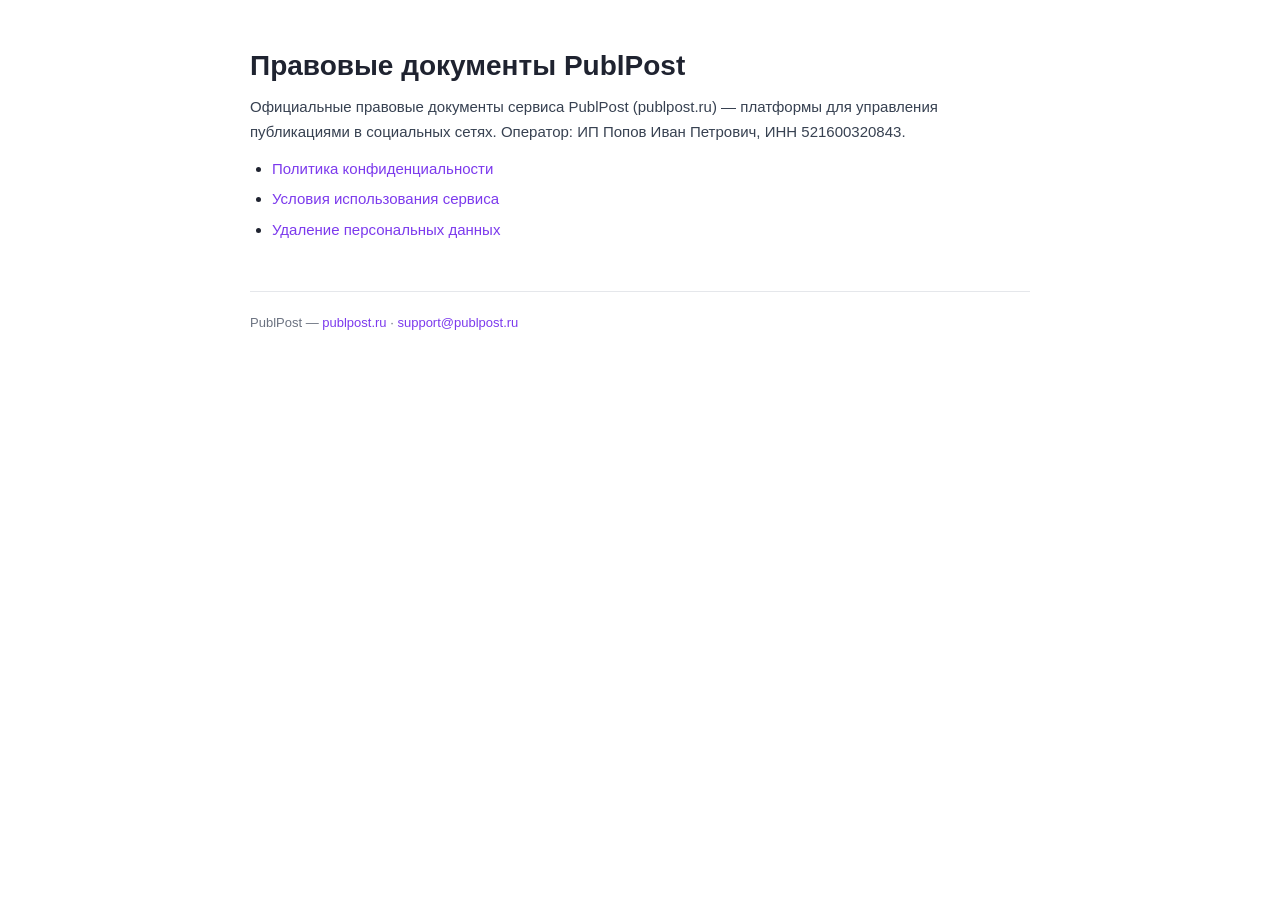
<file: index.html>
<!DOCTYPE html>
<html lang="ru">
<head>
  <meta charset="utf-8">
  <meta name="viewport" content="width=device-width, initial-scale=1">
  <title>Правовые документы | PublPost</title>
  <link rel="icon" href="icon.png" type="image/png">
  <link rel="stylesheet" href="style.css">
</head>
<body>
  <div class="wrap">
    <h1>Правовые документы PublPost</h1>
    <p class="lead">Официальные правовые документы сервиса PublPost (publpost.ru) — платформы для управления публикациями в социальных сетях. Оператор: ИП Попов Иван Петрович, ИНН 521600320843.</p>
    <ul>
      <li><a href="privacy.html">Политика конфиденциальности</a></li>
      <li><a href="terms.html">Условия использования сервиса</a></li>
      <li><a href="data-deletion.html">Удаление персональных данных</a></li>
    </ul>
    <footer>
      <p>PublPost — <a href="https://publpost.ru">publpost.ru</a> · <a href="mailto:support@publpost.ru">support@publpost.ru</a></p>
    </footer>
  </div>
</body>
</html>
</file>
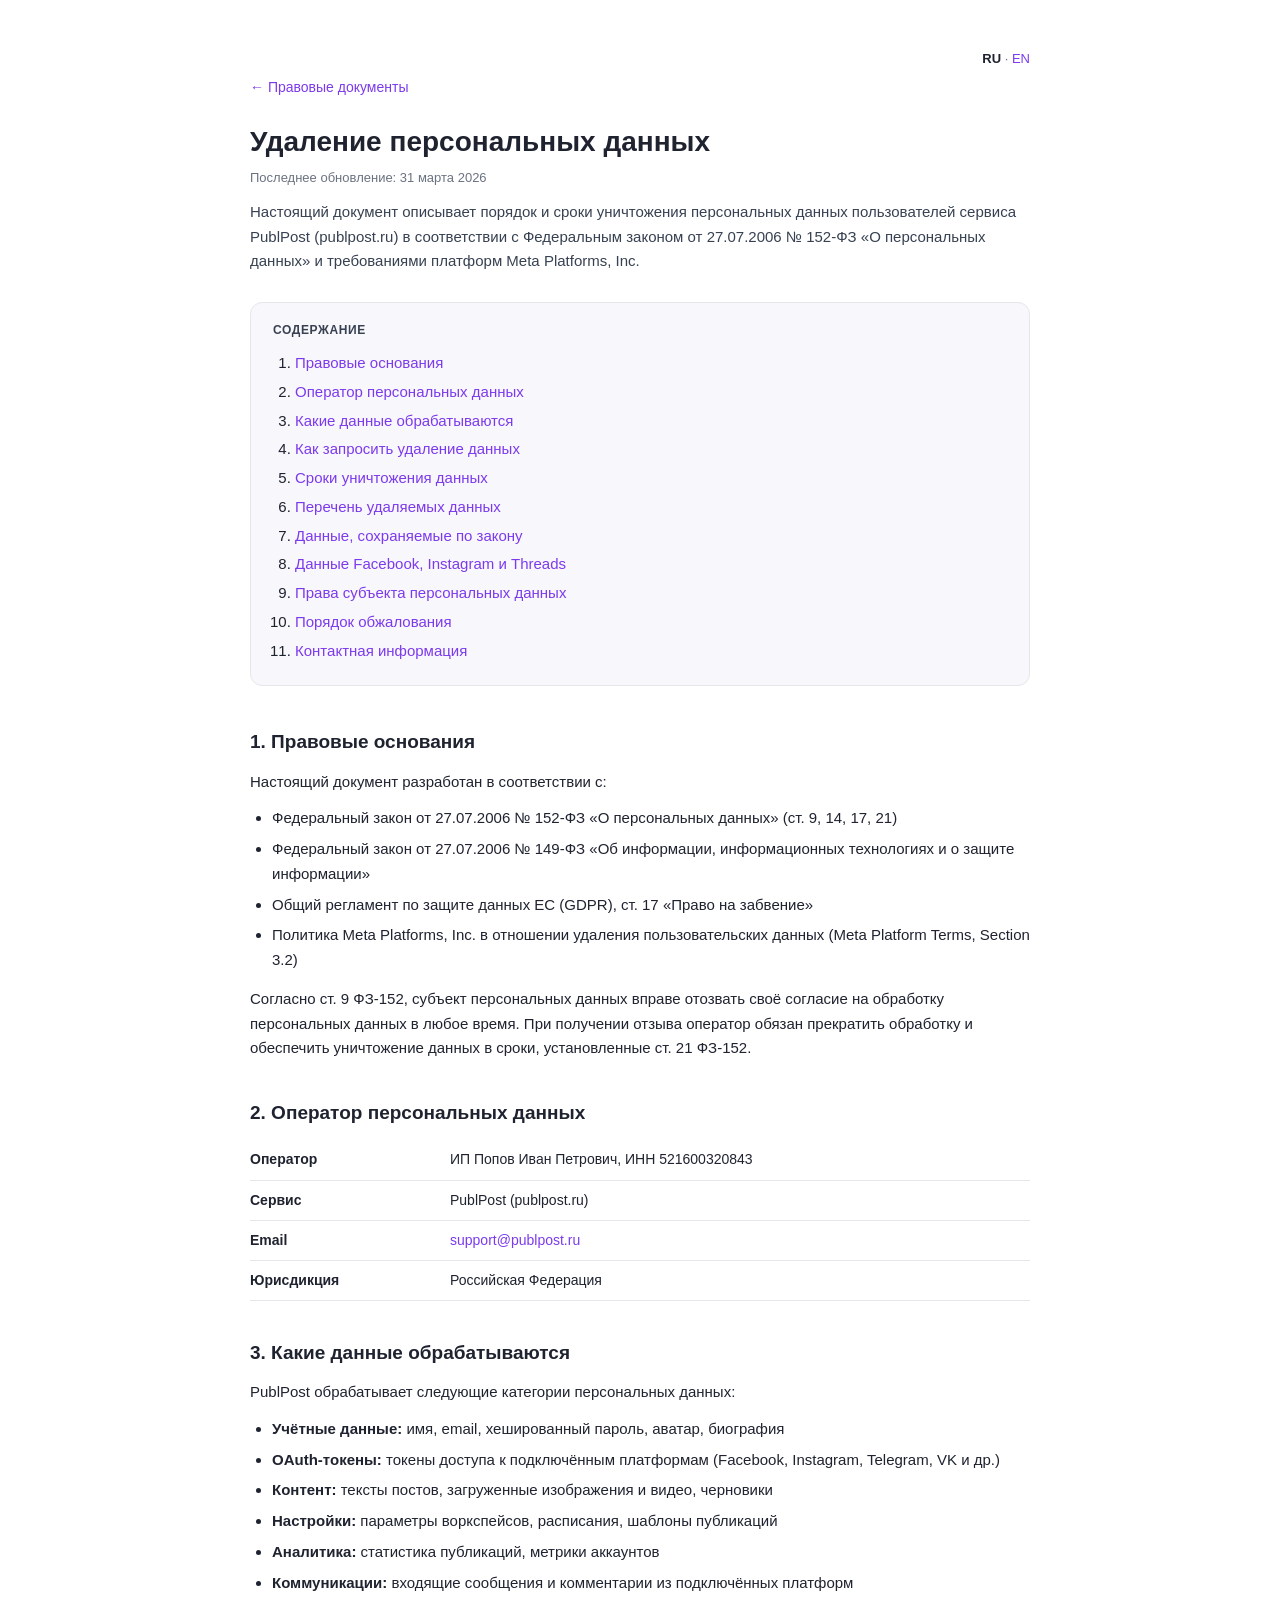
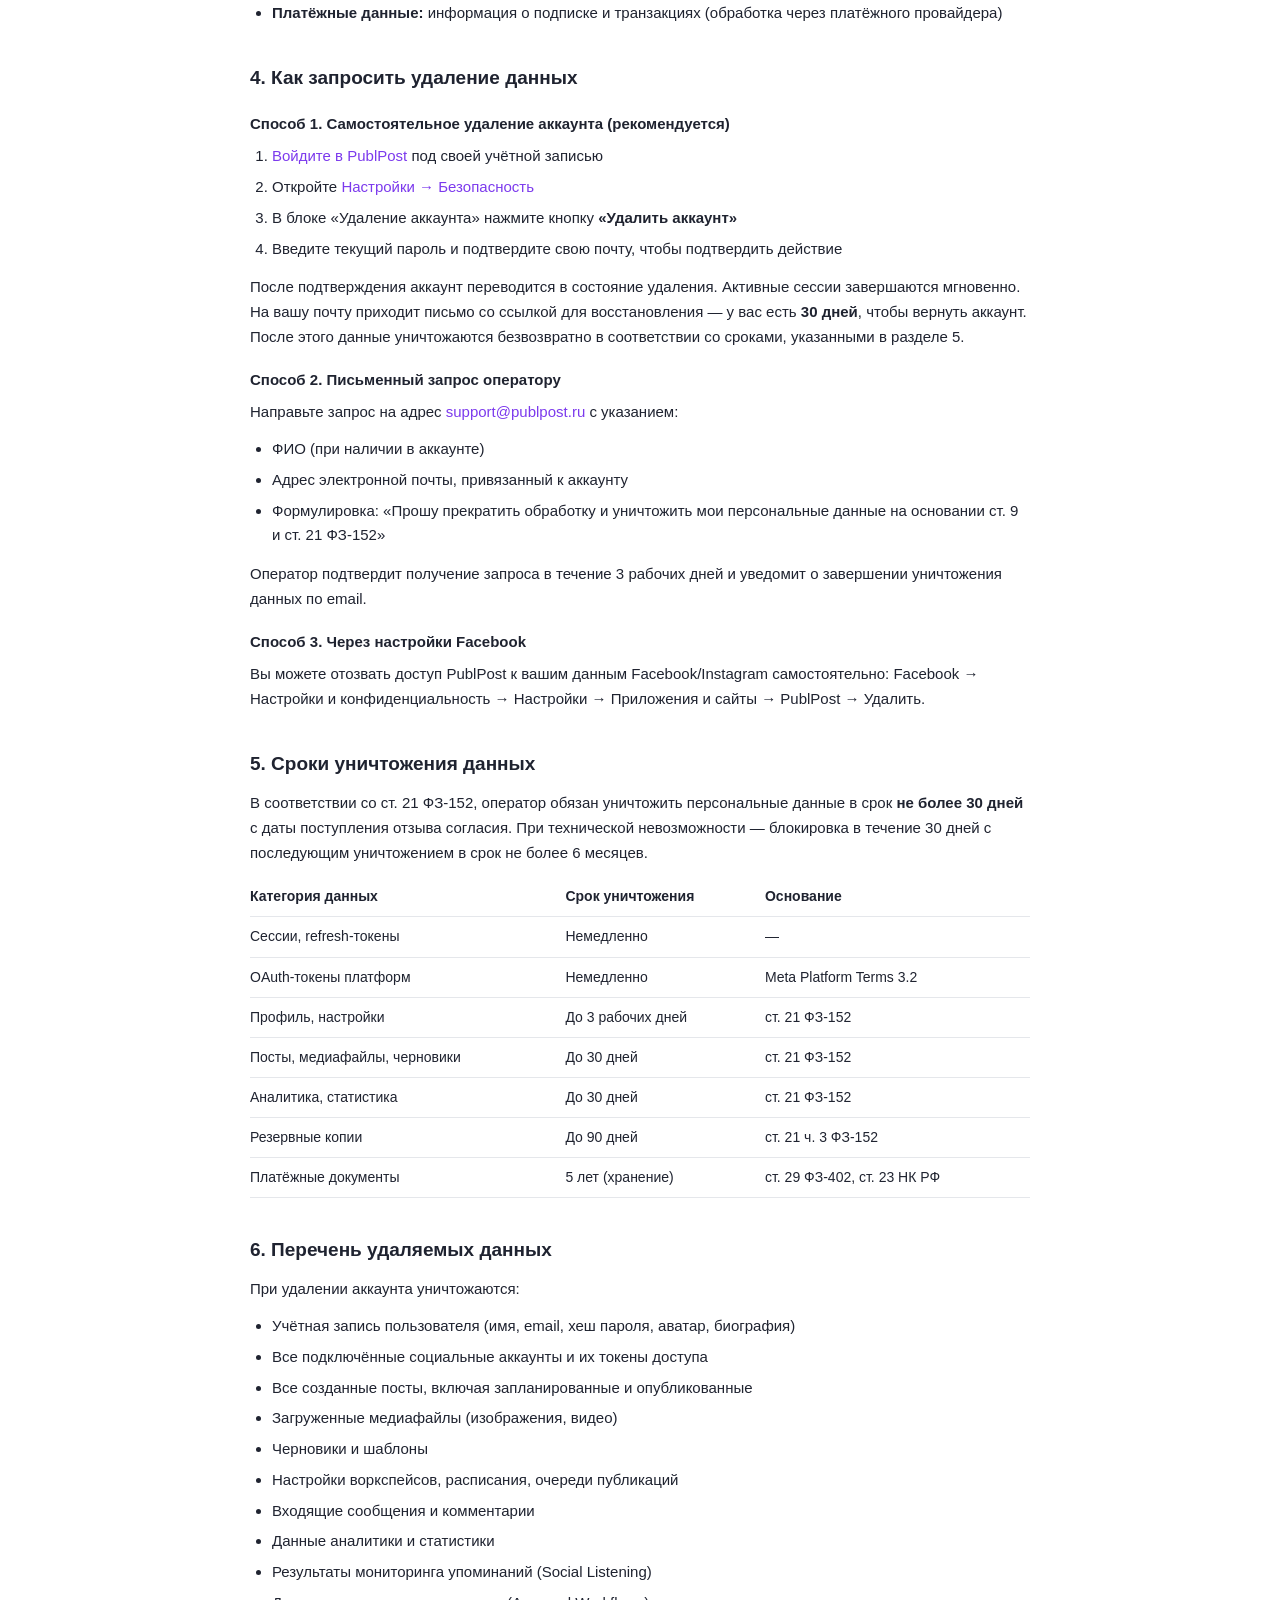
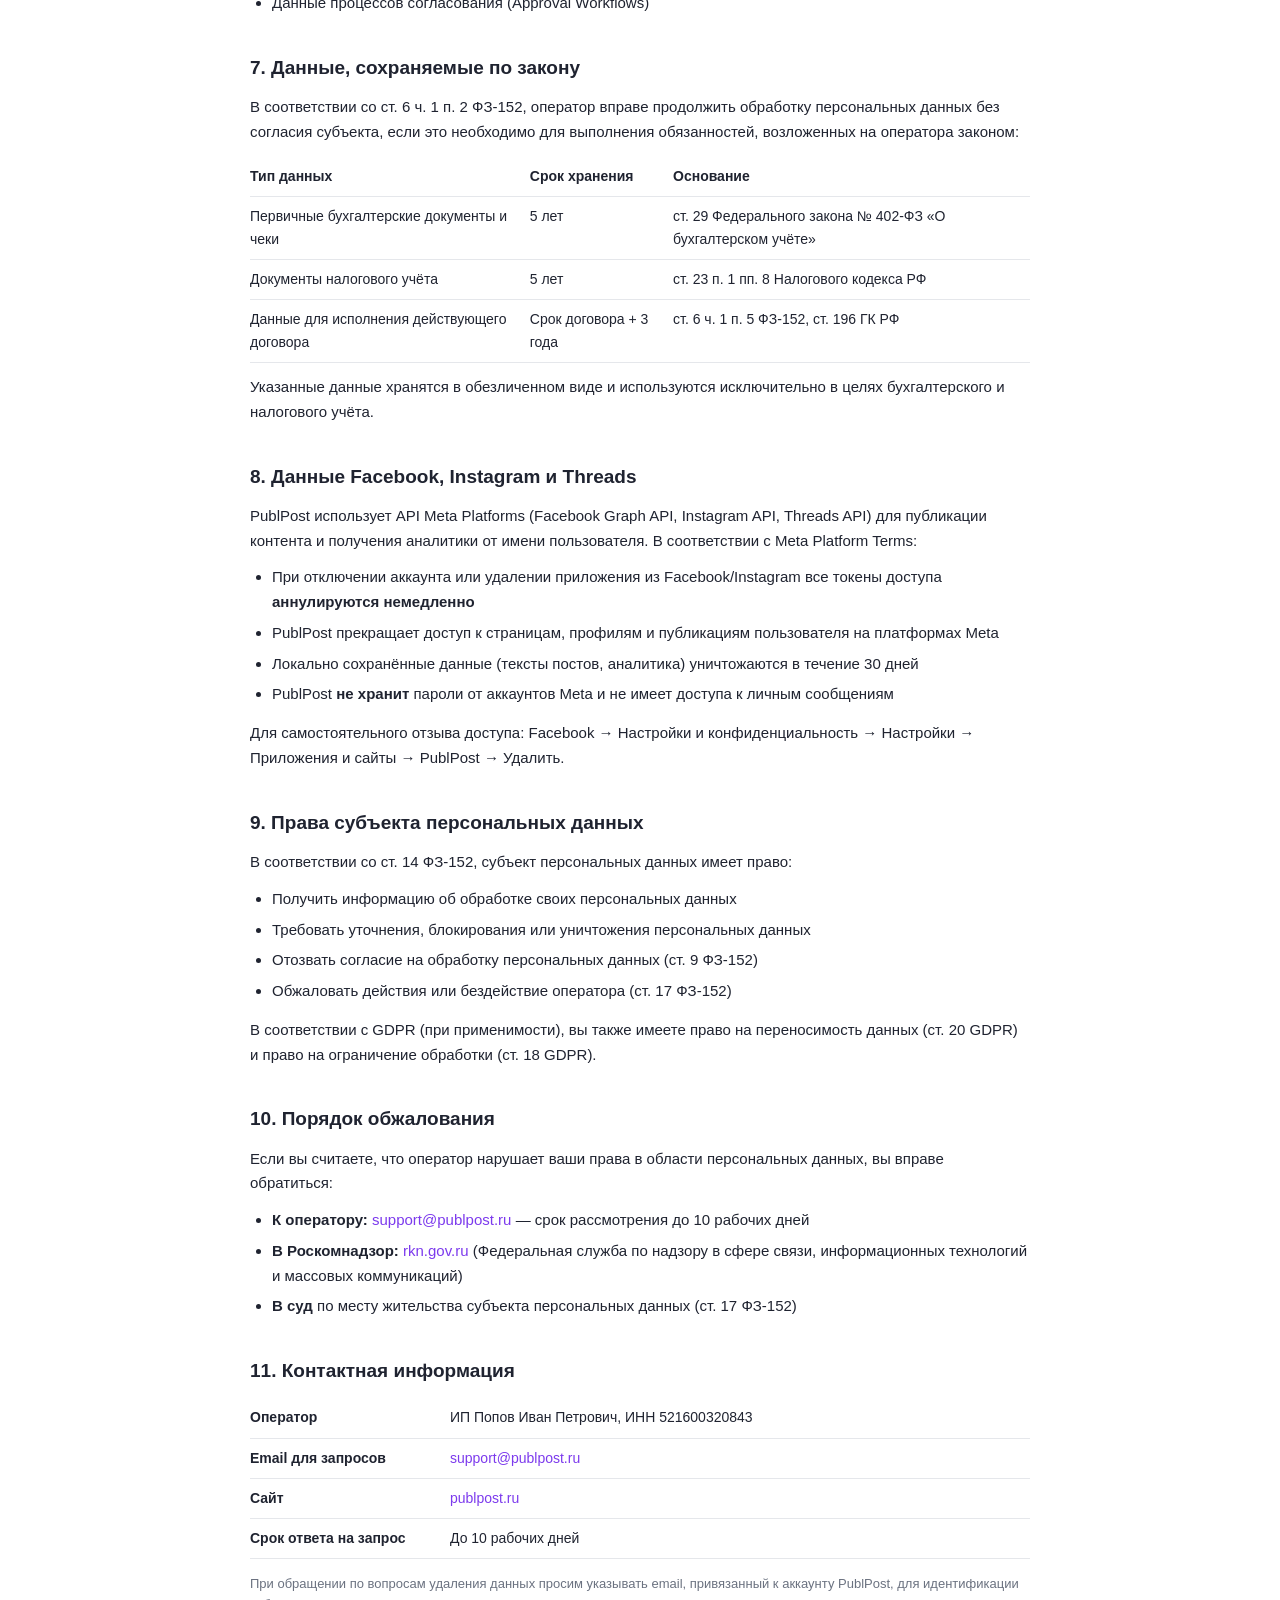
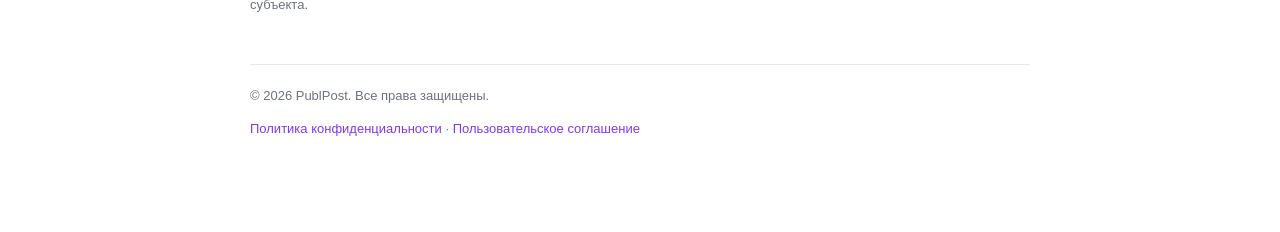
<file: data-deletion.html>
<!DOCTYPE html>
<html lang="ru">
<head>
  <meta charset="utf-8">
  <meta name="viewport" content="width=device-width, initial-scale=1">
  <title>Удаление персональных данных | PublPost</title>
  <link rel="icon" href="icon.png" type="image/png">
  <link rel="stylesheet" href="style.css">
</head>
<body>
  <div class="wrap">
    <div class="langtoggle"><strong>RU</strong> · <a href="en/data-deletion.html">EN</a></div>
    <a class="backlink" href="index.html">← Правовые документы</a>
    <header>
      <h1>Удаление персональных данных</h1>
      <p class="muted">Последнее обновление: 31 марта 2026</p>
      <p class="lead">Настоящий документ описывает порядок и сроки уничтожения персональных данных пользователей сервиса PublPost (publpost.ru) в соответствии с Федеральным законом от 27.07.2006 № 152-ФЗ «О персональных данных» и требованиями платформ Meta Platforms, Inc.</p>
    </header>

    <nav class="toc">
      <h2>Содержание</h2>
      <ol>
        <li><a href="#general">Правовые основания</a></li>
        <li><a href="#operator">Оператор персональных данных</a></li>
        <li><a href="#what-we-collect">Какие данные обрабатываются</a></li>
        <li><a href="#how-to-request">Как запросить удаление данных</a></li>
        <li><a href="#timeline">Сроки уничтожения данных</a></li>
        <li><a href="#what-is-deleted">Перечень удаляемых данных</a></li>
        <li><a href="#retention">Данные, сохраняемые по закону</a></li>
        <li><a href="#facebook-data">Данные Facebook, Instagram и Threads</a></li>
        <li><a href="#rights">Права субъекта персональных данных</a></li>
        <li><a href="#complaint">Порядок обжалования</a></li>
        <li><a href="#contacts">Контактная информация</a></li>
      </ol>
    </nav>

    <section id="general">
      <h2>1. Правовые основания</h2>
      <p>Настоящий документ разработан в соответствии с:</p>
      <ul>
        <li>Федеральный закон от 27.07.2006 № 152-ФЗ «О персональных данных» (ст. 9, 14, 17, 21)</li>
        <li>Федеральный закон от 27.07.2006 № 149-ФЗ «Об информации, информационных технологиях и о защите информации»</li>
        <li>Общий регламент по защите данных ЕС (GDPR), ст. 17 «Право на забвение»</li>
        <li>Политика Meta Platforms, Inc. в отношении удаления пользовательских данных (Meta Platform Terms, Section 3.2)</li>
      </ul>
      <p>Согласно ст. 9 ФЗ-152, субъект персональных данных вправе отозвать своё согласие на обработку персональных данных в любое время. При получении отзыва оператор обязан прекратить обработку и обеспечить уничтожение данных в сроки, установленные ст. 21 ФЗ-152.</p>
    </section>

    <section id="operator">
      <h2>2. Оператор персональных данных</h2>
      <table class="kv">
        <tbody>
          <tr><td>Оператор</td><td>ИП Попов Иван Петрович, ИНН 521600320843</td></tr>
          <tr><td>Сервис</td><td>PublPost (publpost.ru)</td></tr>
          <tr><td>Email</td><td><a href="mailto:support@publpost.ru">support@publpost.ru</a></td></tr>
          <tr><td>Юрисдикция</td><td>Российская Федерация</td></tr>
        </tbody>
      </table>
    </section>

    <section id="what-we-collect">
      <h2>3. Какие данные обрабатываются</h2>
      <p>PublPost обрабатывает следующие категории персональных данных:</p>
      <ul>
        <li><strong>Учётные данные:</strong> имя, email, хешированный пароль, аватар, биография</li>
        <li><strong>OAuth-токены:</strong> токены доступа к подключённым платформам (Facebook, Instagram, Telegram, VK и др.)</li>
        <li><strong>Контент:</strong> тексты постов, загруженные изображения и видео, черновики</li>
        <li><strong>Настройки:</strong> параметры воркспейсов, расписания, шаблоны публикаций</li>
        <li><strong>Аналитика:</strong> статистика публикаций, метрики аккаунтов</li>
        <li><strong>Коммуникации:</strong> входящие сообщения и комментарии из подключённых платформ</li>
        <li><strong>Платёжные данные:</strong> информация о подписке и транзакциях (обработка через платёжного провайдера)</li>
      </ul>
    </section>

    <section id="how-to-request">
      <h2>4. Как запросить удаление данных</h2>

      <h3>Способ 1. Самостоятельное удаление аккаунта (рекомендуется)</h3>
      <ol>
        <li><a href="https://publpost.ru/login">Войдите в PublPost</a> под своей учётной записью</li>
        <li>Откройте <a href="https://publpost.ru/settings/security">Настройки → Безопасность</a></li>
        <li>В блоке «Удаление аккаунта» нажмите кнопку <strong>«Удалить аккаунт»</strong></li>
        <li>Введите текущий пароль и подтвердите свою почту, чтобы подтвердить действие</li>
      </ol>
      <p>После подтверждения аккаунт переводится в состояние удаления. Активные сессии завершаются мгновенно. На вашу почту приходит письмо со ссылкой для восстановления — у вас есть <strong>30 дней</strong>, чтобы вернуть аккаунт. После этого данные уничтожаются безвозвратно в соответствии со сроками, указанными в разделе 5.</p>

      <h3>Способ 2. Письменный запрос оператору</h3>
      <p>Направьте запрос на адрес <a href="mailto:support@publpost.ru">support@publpost.ru</a> с указанием:</p>
      <ul>
        <li>ФИО (при наличии в аккаунте)</li>
        <li>Адрес электронной почты, привязанный к аккаунту</li>
        <li>Формулировка: «Прошу прекратить обработку и уничтожить мои персональные данные на основании ст. 9 и ст. 21 ФЗ-152»</li>
      </ul>
      <p>Оператор подтвердит получение запроса в течение 3 рабочих дней и уведомит о завершении уничтожения данных по email.</p>

      <h3>Способ 3. Через настройки Facebook</h3>
      <p>Вы можете отозвать доступ PublPost к вашим данным Facebook/Instagram самостоятельно: Facebook → Настройки и конфиденциальность → Настройки → Приложения и сайты → PublPost → Удалить.</p>
    </section>

    <section id="timeline">
      <h2>5. Сроки уничтожения данных</h2>
      <p>В соответствии со ст. 21 ФЗ-152, оператор обязан уничтожить персональные данные в срок <strong>не более 30 дней</strong> с даты поступления отзыва согласия. При технической невозможности — блокировка в течение 30 дней с последующим уничтожением в срок не более 6 месяцев.</p>
      <table>
        <thead>
          <tr><th>Категория данных</th><th>Срок уничтожения</th><th>Основание</th></tr>
        </thead>
        <tbody>
          <tr><td>Сессии, refresh-токены</td><td>Немедленно</td><td>—</td></tr>
          <tr><td>OAuth-токены платформ</td><td>Немедленно</td><td>Meta Platform Terms 3.2</td></tr>
          <tr><td>Профиль, настройки</td><td>До 3 рабочих дней</td><td>ст. 21 ФЗ-152</td></tr>
          <tr><td>Посты, медиафайлы, черновики</td><td>До 30 дней</td><td>ст. 21 ФЗ-152</td></tr>
          <tr><td>Аналитика, статистика</td><td>До 30 дней</td><td>ст. 21 ФЗ-152</td></tr>
          <tr><td>Резервные копии</td><td>До 90 дней</td><td>ст. 21 ч. 3 ФЗ-152</td></tr>
          <tr><td>Платёжные документы</td><td>5 лет (хранение)</td><td>ст. 29 ФЗ-402, ст. 23 НК РФ</td></tr>
        </tbody>
      </table>
    </section>

    <section id="what-is-deleted">
      <h2>6. Перечень удаляемых данных</h2>
      <p>При удалении аккаунта уничтожаются:</p>
      <ul>
        <li>Учётная запись пользователя (имя, email, хеш пароля, аватар, биография)</li>
        <li>Все подключённые социальные аккаунты и их токены доступа</li>
        <li>Все созданные посты, включая запланированные и опубликованные</li>
        <li>Загруженные медиафайлы (изображения, видео)</li>
        <li>Черновики и шаблоны</li>
        <li>Настройки воркспейсов, расписания, очереди публикаций</li>
        <li>Входящие сообщения и комментарии</li>
        <li>Данные аналитики и статистики</li>
        <li>Результаты мониторинга упоминаний (Social Listening)</li>
        <li>Данные процессов согласования (Approval Workflows)</li>
      </ul>
    </section>

    <section id="retention">
      <h2>7. Данные, сохраняемые по закону</h2>
      <p>В соответствии со ст. 6 ч. 1 п. 2 ФЗ-152, оператор вправе продолжить обработку персональных данных без согласия субъекта, если это необходимо для выполнения обязанностей, возложенных на оператора законом:</p>
      <table>
        <thead>
          <tr><th>Тип данных</th><th>Срок хранения</th><th>Основание</th></tr>
        </thead>
        <tbody>
          <tr><td>Первичные бухгалтерские документы и чеки</td><td>5 лет</td><td>ст. 29 Федерального закона № 402-ФЗ «О бухгалтерском учёте»</td></tr>
          <tr><td>Документы налогового учёта</td><td>5 лет</td><td>ст. 23 п. 1 пп. 8 Налогового кодекса РФ</td></tr>
          <tr><td>Данные для исполнения действующего договора</td><td>Срок договора + 3 года</td><td>ст. 6 ч. 1 п. 5 ФЗ-152, ст. 196 ГК РФ</td></tr>
        </tbody>
      </table>
      <p>Указанные данные хранятся в обезличенном виде и используются исключительно в целях бухгалтерского и налогового учёта.</p>
    </section>

    <section id="facebook-data">
      <h2>8. Данные Facebook, Instagram и Threads</h2>
      <p>PublPost использует API Meta Platforms (Facebook Graph API, Instagram API, Threads API) для публикации контента и получения аналитики от имени пользователя. В соответствии с Meta Platform Terms:</p>
      <ul>
        <li>При отключении аккаунта или удалении приложения из Facebook/Instagram все токены доступа <strong>аннулируются немедленно</strong></li>
        <li>PublPost прекращает доступ к страницам, профилям и публикациям пользователя на платформах Meta</li>
        <li>Локально сохранённые данные (тексты постов, аналитика) уничтожаются в течение 30 дней</li>
        <li>PublPost <strong>не хранит</strong> пароли от аккаунтов Meta и не имеет доступа к личным сообщениям</li>
      </ul>
      <p>Для самостоятельного отзыва доступа: Facebook → Настройки и конфиденциальность → Настройки → Приложения и сайты → PublPost → Удалить.</p>
    </section>

    <section id="rights">
      <h2>9. Права субъекта персональных данных</h2>
      <p>В соответствии со ст. 14 ФЗ-152, субъект персональных данных имеет право:</p>
      <ul>
        <li>Получить информацию об обработке своих персональных данных</li>
        <li>Требовать уточнения, блокирования или уничтожения персональных данных</li>
        <li>Отозвать согласие на обработку персональных данных (ст. 9 ФЗ-152)</li>
        <li>Обжаловать действия или бездействие оператора (ст. 17 ФЗ-152)</li>
      </ul>
      <p>В соответствии с GDPR (при применимости), вы также имеете право на переносимость данных (ст. 20 GDPR) и право на ограничение обработки (ст. 18 GDPR).</p>
    </section>

    <section id="complaint">
      <h2>10. Порядок обжалования</h2>
      <p>Если вы считаете, что оператор нарушает ваши права в области персональных данных, вы вправе обратиться:</p>
      <ul>
        <li><strong>К оператору:</strong> <a href="mailto:support@publpost.ru">support@publpost.ru</a> — срок рассмотрения до 10 рабочих дней</li>
        <li><strong>В Роскомнадзор:</strong> <a href="https://rkn.gov.ru" target="_blank" rel="noopener noreferrer">rkn.gov.ru</a> (Федеральная служба по надзору в сфере связи, информационных технологий и массовых коммуникаций)</li>
        <li><strong>В суд</strong> по месту жительства субъекта персональных данных (ст. 17 ФЗ-152)</li>
      </ul>
    </section>

    <section id="contacts">
      <h2>11. Контактная информация</h2>
      <table class="kv">
        <tbody>
          <tr><td>Оператор</td><td>ИП Попов Иван Петрович, ИНН 521600320843</td></tr>
          <tr><td>Email для запросов</td><td><a href="mailto:support@publpost.ru">support@publpost.ru</a></td></tr>
          <tr><td>Сайт</td><td><a href="https://publpost.ru" target="_blank" rel="noopener noreferrer">publpost.ru</a></td></tr>
          <tr><td>Срок ответа на запрос</td><td>До 10 рабочих дней</td></tr>
        </tbody>
      </table>
      <p class="muted mt">При обращении по вопросам удаления данных просим указывать email, привязанный к аккаунту PublPost, для идентификации субъекта.</p>
    </section>

    <footer>
      <p>© 2026 PublPost. Все права защищены.</p>
      <p><a href="privacy.html">Политика конфиденциальности</a> · <a href="terms.html">Пользовательское соглашение</a></p>
    </footer>
  </div>
</body>
</html>
</file>
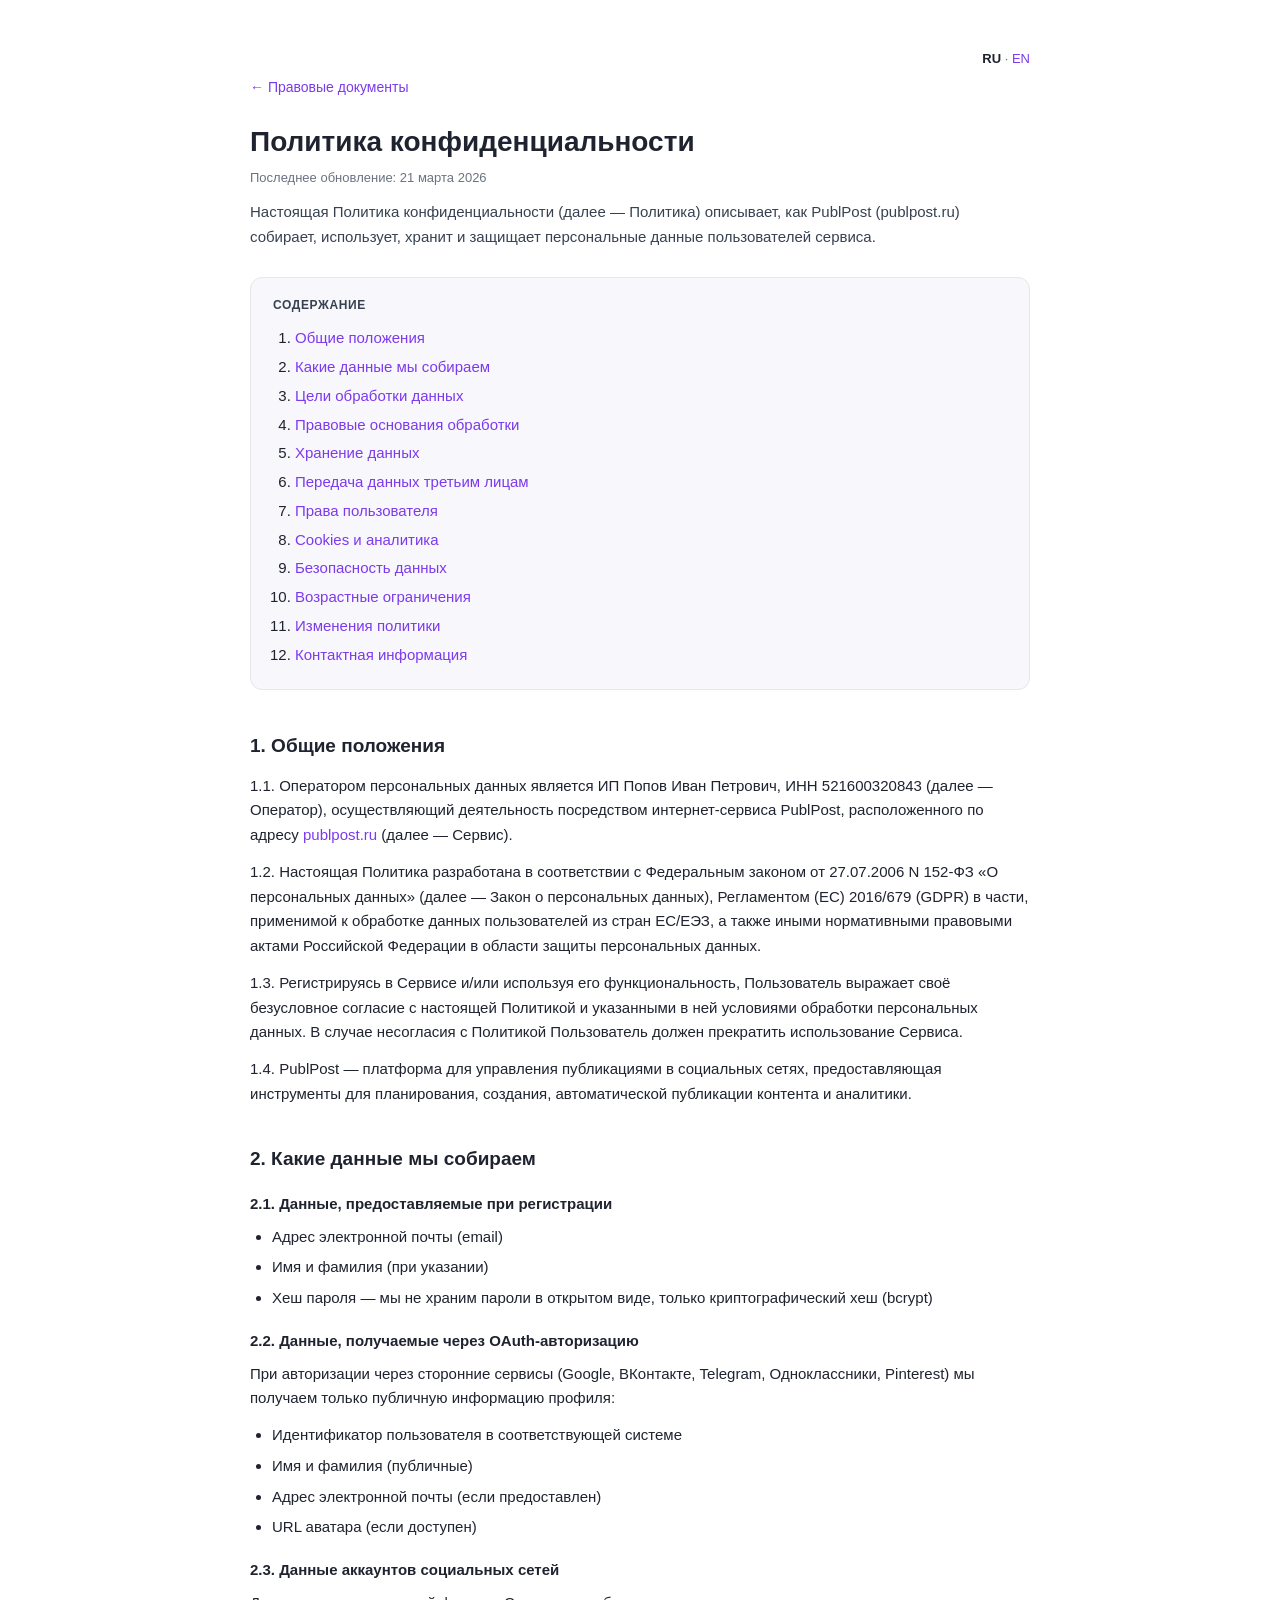
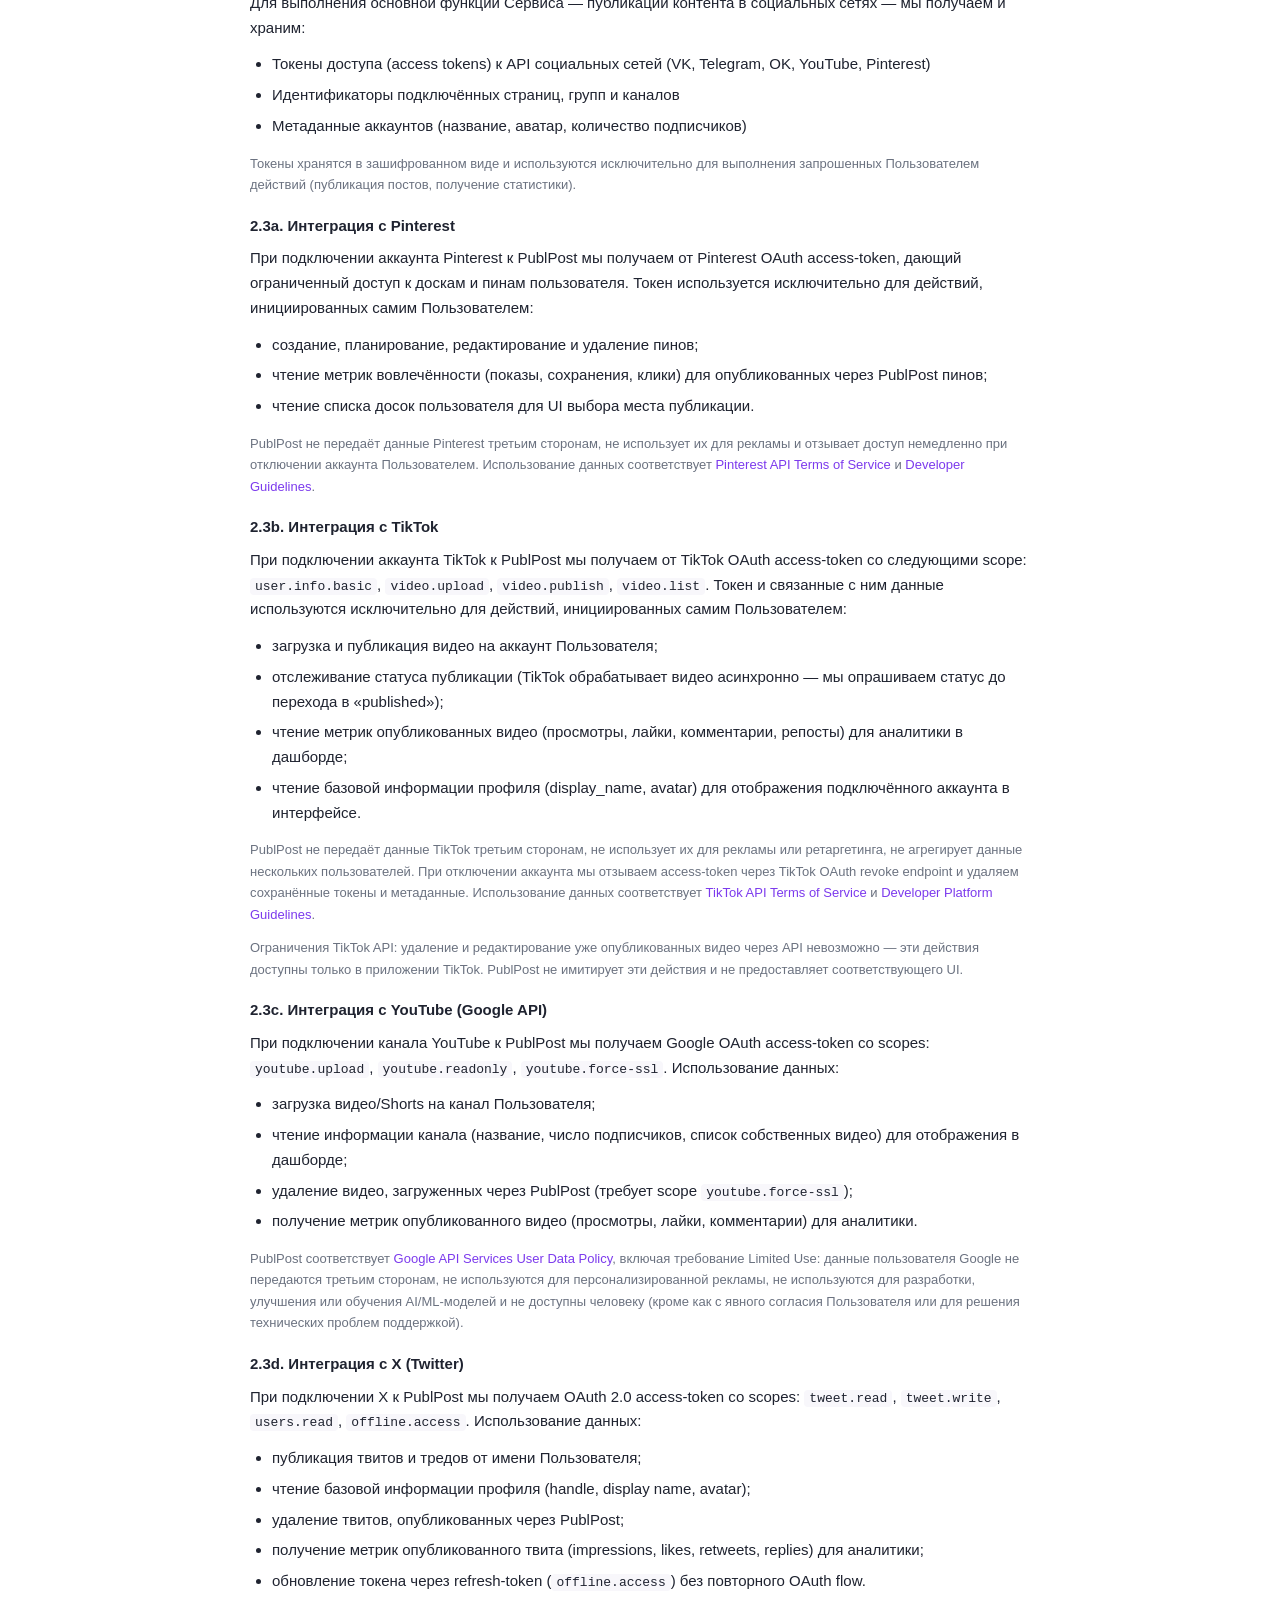
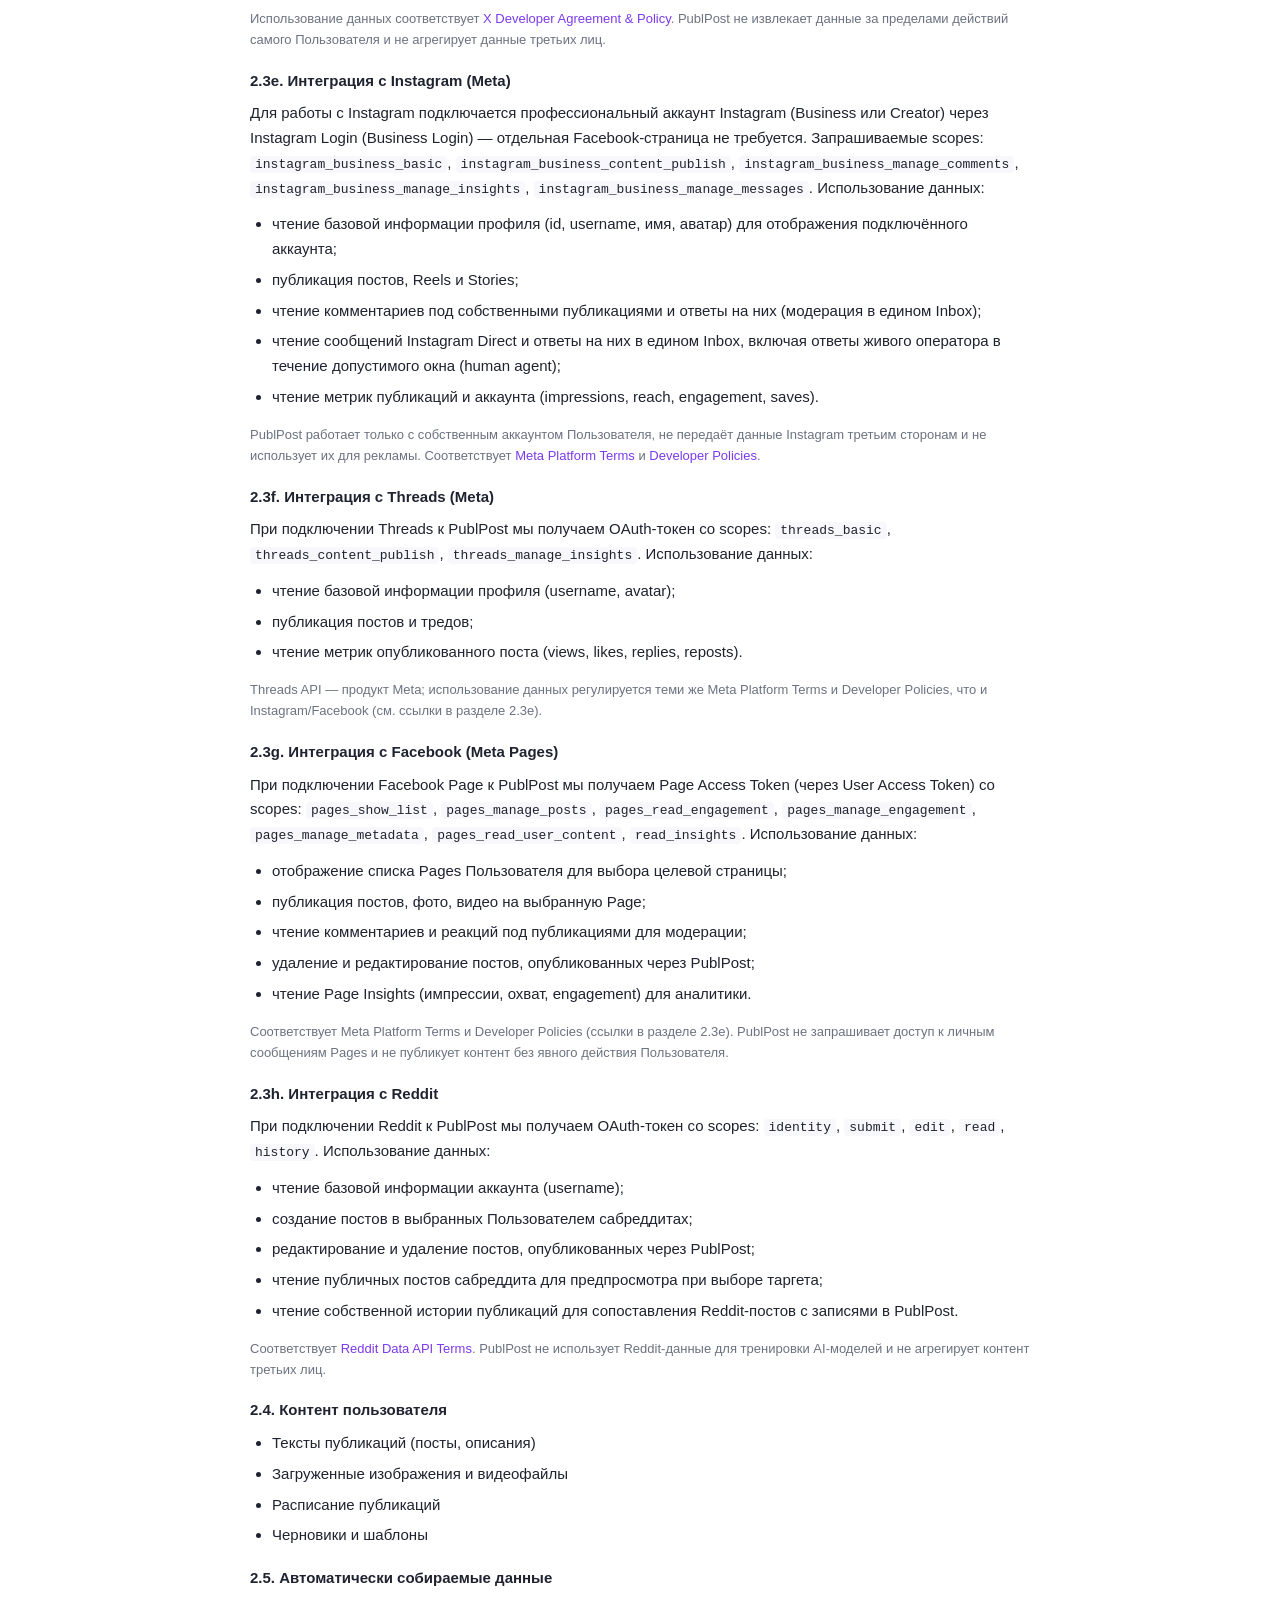
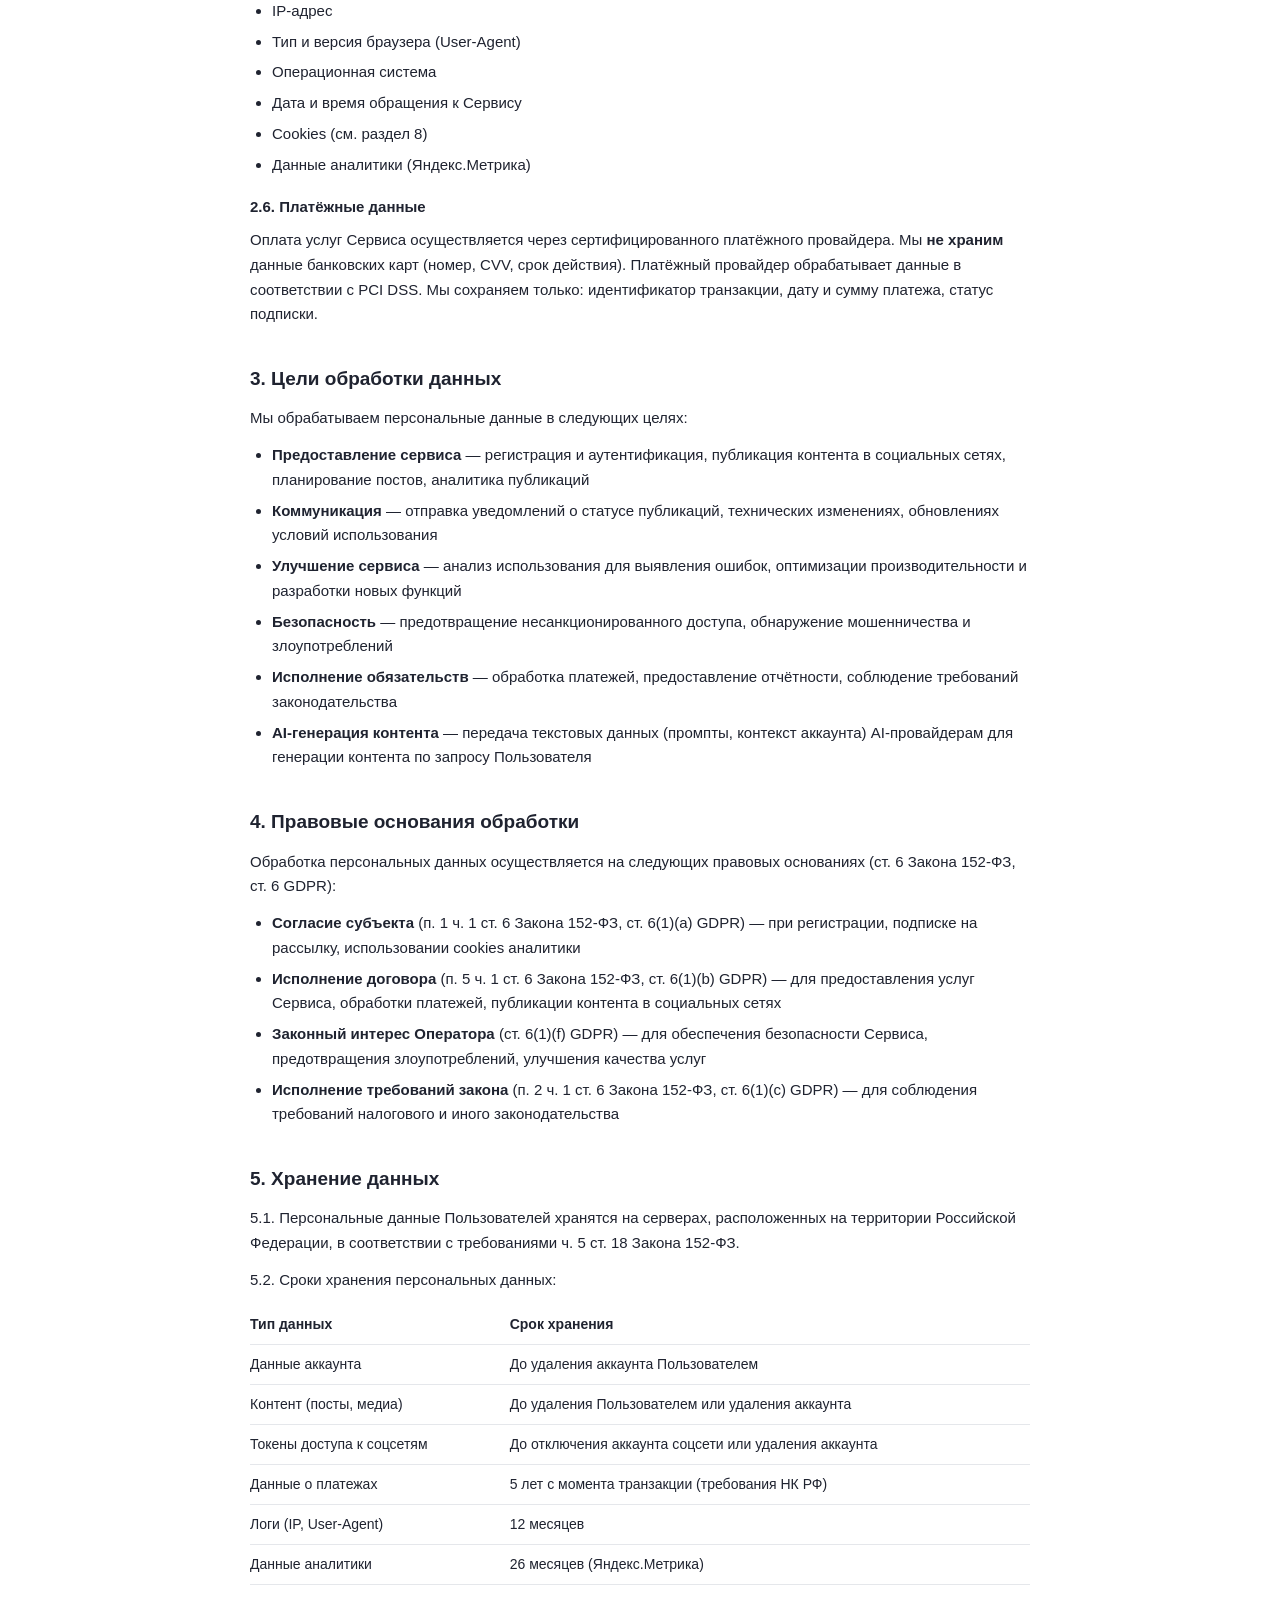
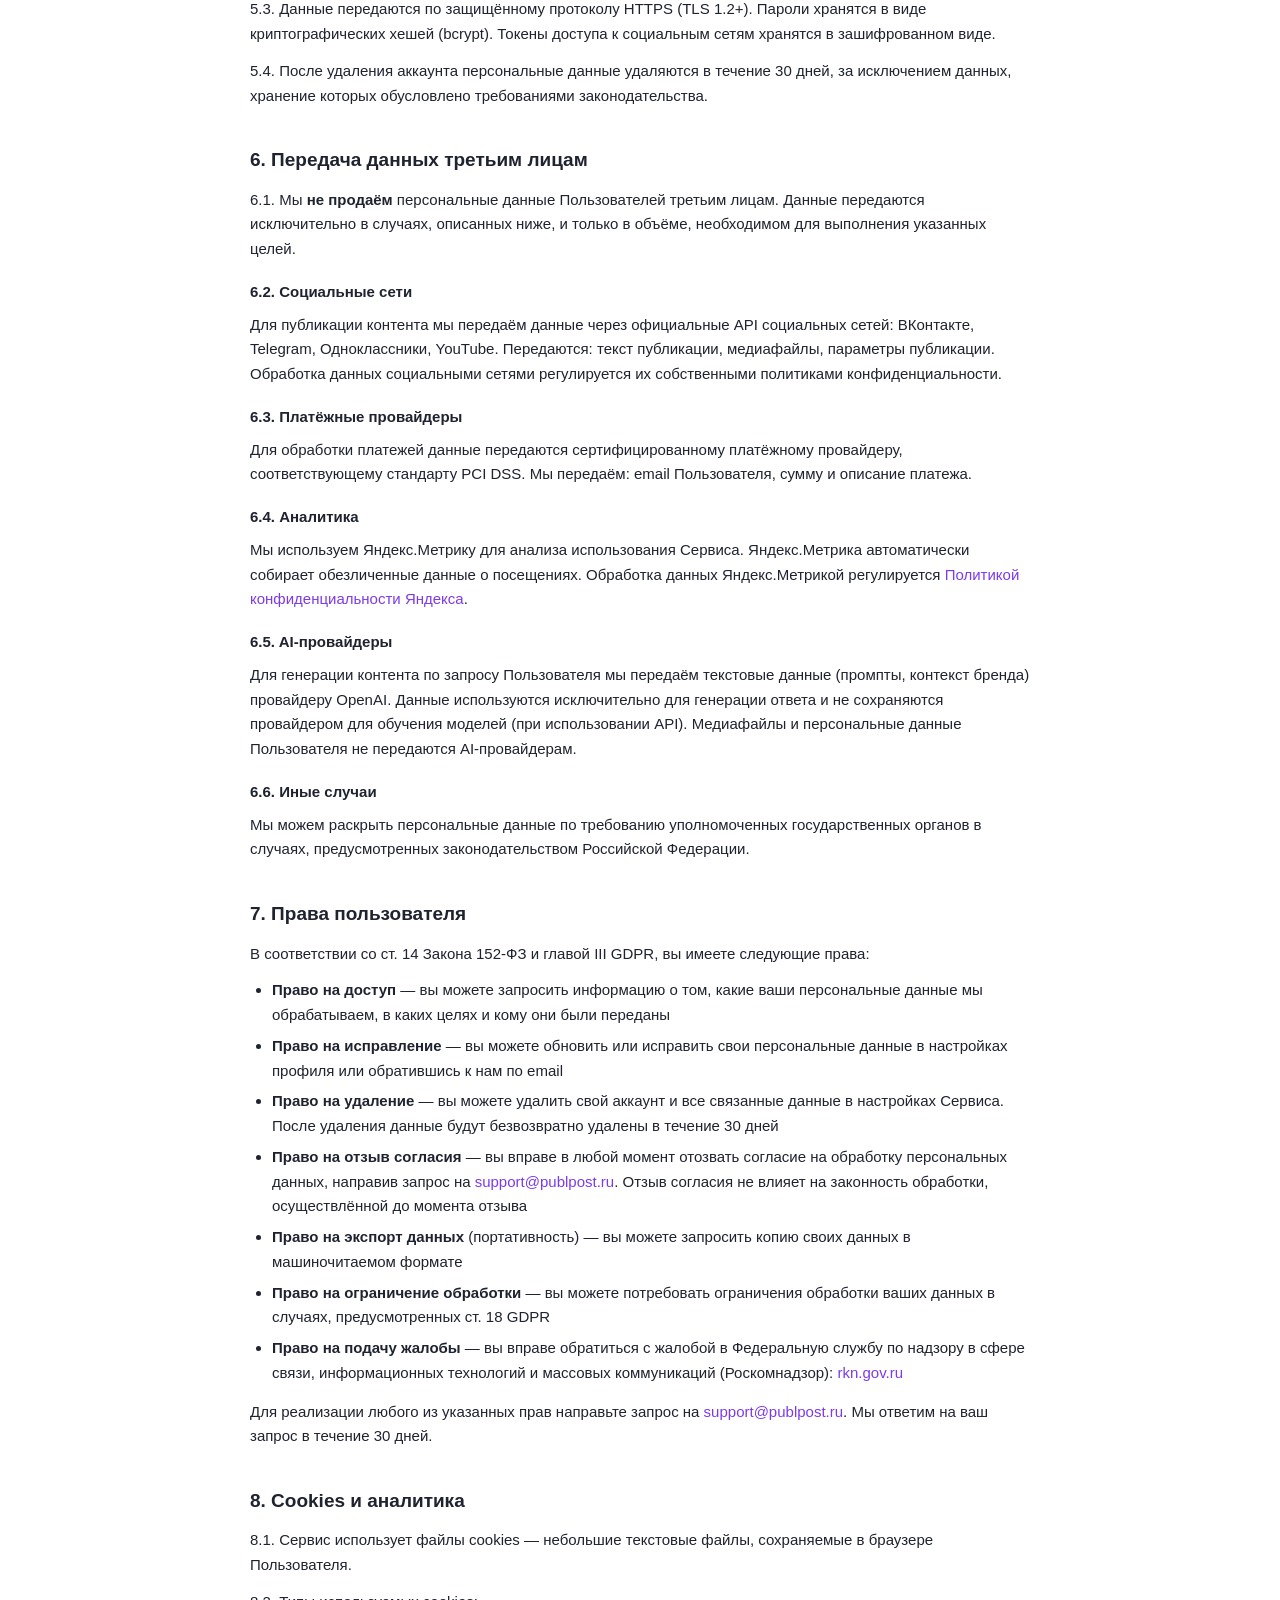
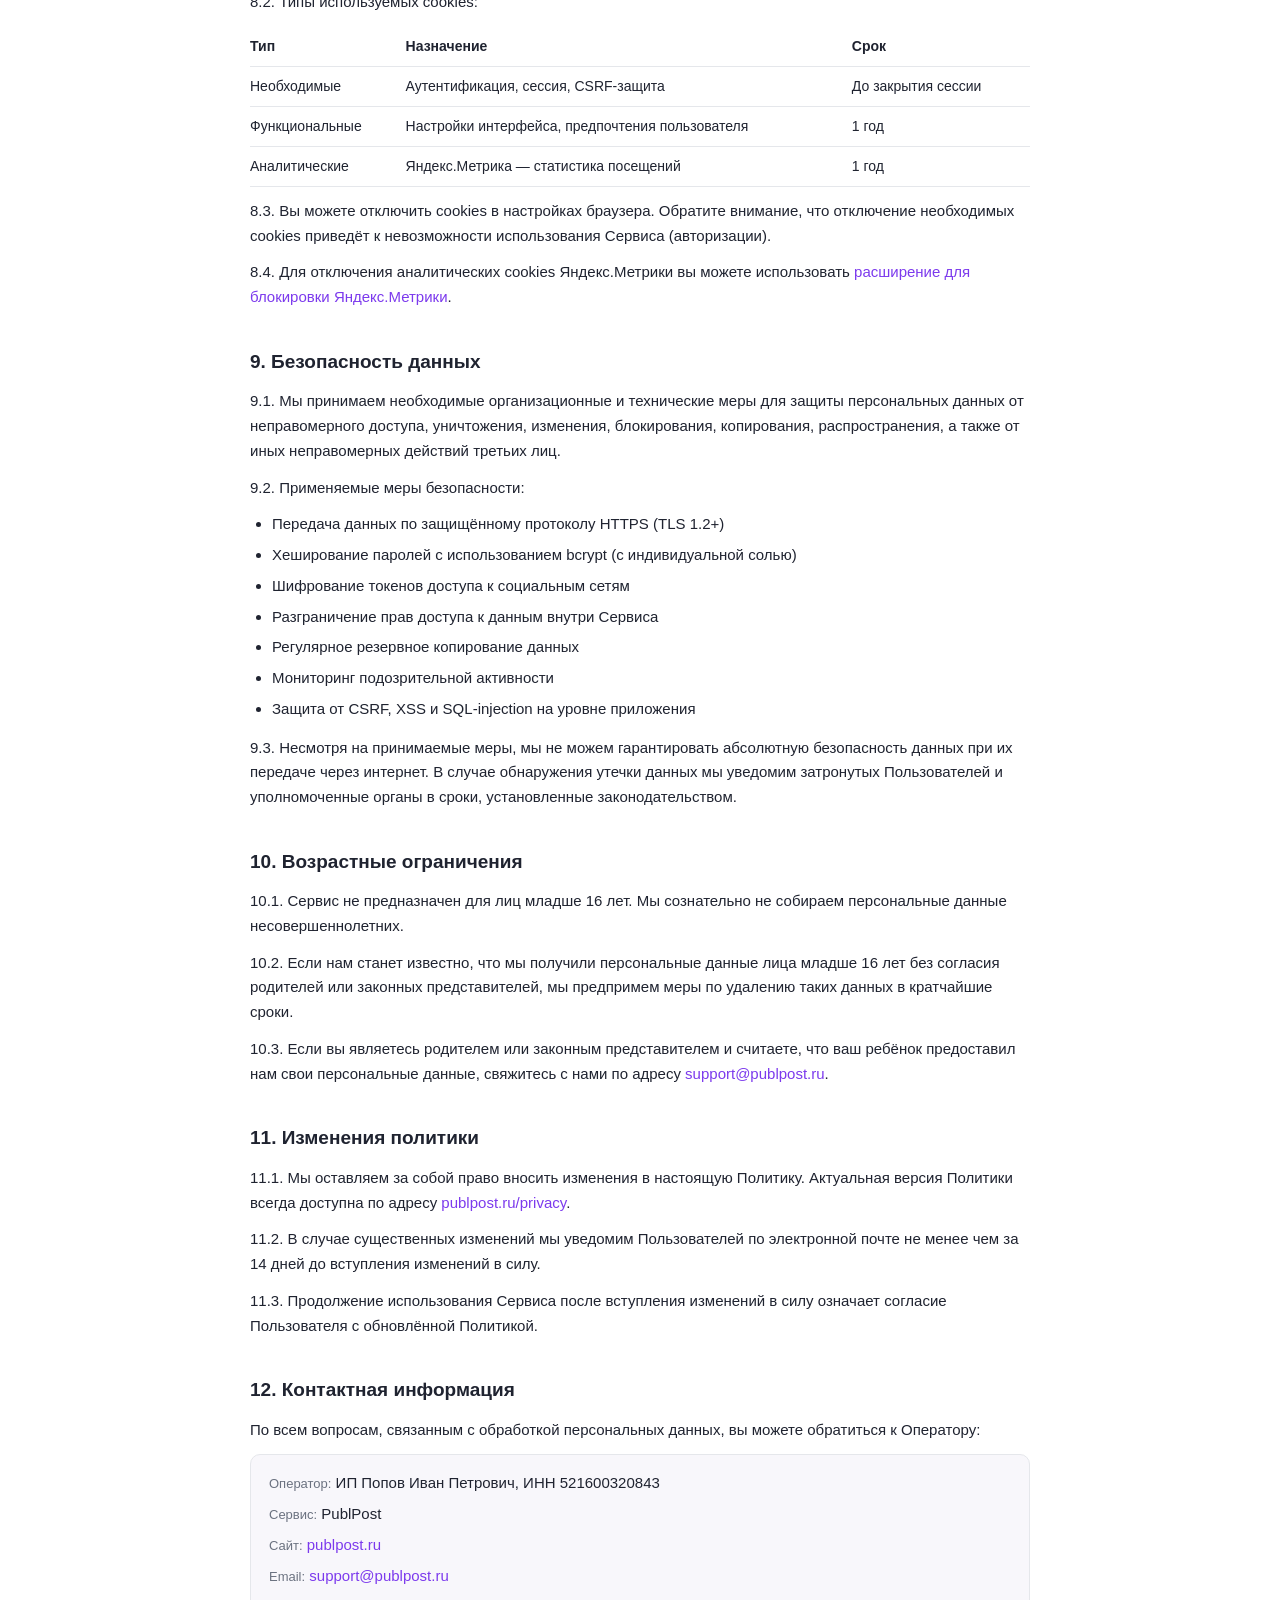
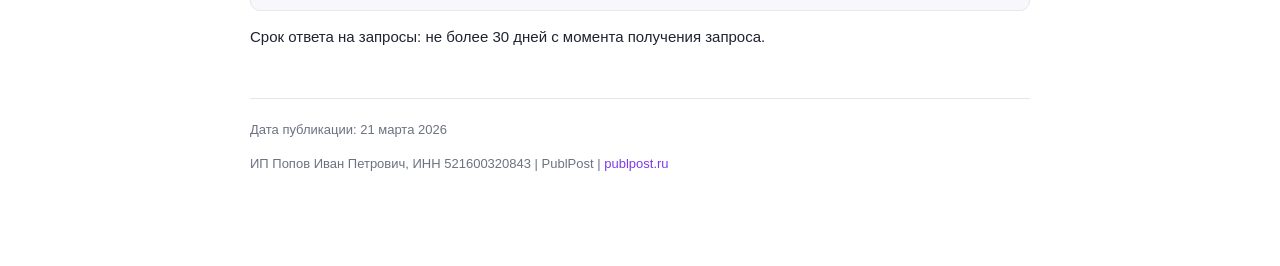
<file: privacy.html>
<!DOCTYPE html>
<html lang="ru">
<head>
  <meta charset="utf-8">
  <meta name="viewport" content="width=device-width, initial-scale=1">
  <title>Политика конфиденциальности | PublPost</title>
  <link rel="icon" href="icon.png" type="image/png">
  <link rel="stylesheet" href="style.css">
</head>
<body>
  <div class="wrap">
    <div class="langtoggle"><strong>RU</strong> · <a href="en/privacy.html">EN</a></div>
    <a class="backlink" href="index.html">← Правовые документы</a>
    <header>
      <h1>Политика конфиденциальности</h1>
      <p class="muted">Последнее обновление: 21 марта 2026</p>
      <p class="lead">Настоящая Политика конфиденциальности (далее — Политика) описывает, как PublPost (publpost.ru) собирает, использует, хранит и защищает персональные данные пользователей сервиса.</p>
    </header>

    <nav class="toc">
      <h2>Содержание</h2>
      <ol>
        <li><a href="#general">Общие положения</a></li>
        <li><a href="#data-collected">Какие данные мы собираем</a></li>
        <li><a href="#purposes">Цели обработки данных</a></li>
        <li><a href="#legal-basis">Правовые основания обработки</a></li>
        <li><a href="#storage">Хранение данных</a></li>
        <li><a href="#third-parties">Передача данных третьим лицам</a></li>
        <li><a href="#user-rights">Права пользователя</a></li>
        <li><a href="#cookies">Cookies и аналитика</a></li>
        <li><a href="#security">Безопасность данных</a></li>
        <li><a href="#children">Возрастные ограничения</a></li>
        <li><a href="#changes">Изменения политики</a></li>
        <li><a href="#contacts">Контактная информация</a></li>
      </ol>
    </nav>

    <section id="general">
      <h2>1. Общие положения</h2>
      <p>1.1. Оператором персональных данных является ИП Попов Иван Петрович, ИНН 521600320843 (далее — Оператор), осуществляющий деятельность посредством интернет-сервиса PublPost, расположенного по адресу <a href="https://publpost.ru">publpost.ru</a> (далее — Сервис).</p>
      <p>1.2. Настоящая Политика разработана в соответствии с Федеральным законом от 27.07.2006 N 152-ФЗ «О персональных данных» (далее — Закон о персональных данных), Регламентом (ЕС) 2016/679 (GDPR) в части, применимой к обработке данных пользователей из стран ЕС/ЕЭЗ, а также иными нормативными правовыми актами Российской Федерации в области защиты персональных данных.</p>
      <p>1.3. Регистрируясь в Сервисе и/или используя его функциональность, Пользователь выражает своё безусловное согласие с настоящей Политикой и указанными в ней условиями обработки персональных данных. В случае несогласия с Политикой Пользователь должен прекратить использование Сервиса.</p>
      <p>1.4. PublPost — платформа для управления публикациями в социальных сетях, предоставляющая инструменты для планирования, создания, автоматической публикации контента и аналитики.</p>
    </section>

    <section id="data-collected">
      <h2>2. Какие данные мы собираем</h2>

      <h3>2.1. Данные, предоставляемые при регистрации</h3>
      <ul>
        <li>Адрес электронной почты (email)</li>
        <li>Имя и фамилия (при указании)</li>
        <li>Хеш пароля — мы не храним пароли в открытом виде, только криптографический хеш (bcrypt)</li>
      </ul>

      <h3>2.2. Данные, получаемые через OAuth-авторизацию</h3>
      <p>При авторизации через сторонние сервисы (Google, ВКонтакте, Telegram, Одноклассники, Pinterest) мы получаем только публичную информацию профиля:</p>
      <ul>
        <li>Идентификатор пользователя в соответствующей системе</li>
        <li>Имя и фамилия (публичные)</li>
        <li>Адрес электронной почты (если предоставлен)</li>
        <li>URL аватара (если доступен)</li>
      </ul>

      <h3>2.3. Данные аккаунтов социальных сетей</h3>
      <p>Для выполнения основной функции Сервиса — публикации контента в социальных сетях — мы получаем и храним:</p>
      <ul>
        <li>Токены доступа (access tokens) к API социальных сетей (VK, Telegram, OK, YouTube, Pinterest)</li>
        <li>Идентификаторы подключённых страниц, групп и каналов</li>
        <li>Метаданные аккаунтов (название, аватар, количество подписчиков)</li>
      </ul>
      <p class="muted">Токены хранятся в зашифрованном виде и используются исключительно для выполнения запрошенных Пользователем действий (публикация постов, получение статистики).</p>

      <h3>2.3a. Интеграция с Pinterest</h3>
      <p>При подключении аккаунта Pinterest к PublPost мы получаем от Pinterest OAuth access-token, дающий ограниченный доступ к доскам и пинам пользователя. Токен используется исключительно для действий, инициированных самим Пользователем:</p>
      <ul>
        <li>создание, планирование, редактирование и удаление пинов;</li>
        <li>чтение метрик вовлечённости (показы, сохранения, клики) для опубликованных через PublPost пинов;</li>
        <li>чтение списка досок пользователя для UI выбора места публикации.</li>
      </ul>
      <p class="muted">PublPost не передаёт данные Pinterest третьим сторонам, не использует их для рекламы и отзывает доступ немедленно при отключении аккаунта Пользователем. Использование данных соответствует <a href="https://developers.pinterest.com/terms/api/" target="_blank" rel="noopener noreferrer">Pinterest API Terms of Service</a> и <a href="https://policy.pinterest.com/en/developer-guidelines" target="_blank" rel="noopener noreferrer">Developer Guidelines</a>.</p>

      <h3>2.3b. Интеграция с TikTok</h3>
      <p>При подключении аккаунта TikTok к PublPost мы получаем от TikTok OAuth access-token со следующими scope: <code>user.info.basic</code>, <code>video.upload</code>, <code>video.publish</code>, <code>video.list</code>. Токен и связанные с ним данные используются исключительно для действий, инициированных самим Пользователем:</p>
      <ul>
        <li>загрузка и публикация видео на аккаунт Пользователя;</li>
        <li>отслеживание статуса публикации (TikTok обрабатывает видео асинхронно — мы опрашиваем статус до перехода в «published»);</li>
        <li>чтение метрик опубликованных видео (просмотры, лайки, комментарии, репосты) для аналитики в дашборде;</li>
        <li>чтение базовой информации профиля (display_name, avatar) для отображения подключённого аккаунта в интерфейсе.</li>
      </ul>
      <p class="muted">PublPost не передаёт данные TikTok третьим сторонам, не использует их для рекламы или ретаргетинга, не агрегирует данные нескольких пользователей. При отключении аккаунта мы отзываем access-token через TikTok OAuth revoke endpoint и удаляем сохранённые токены и метаданные. Использование данных соответствует <a href="https://developers.tiktok.com/doc/terms-of-service" target="_blank" rel="noopener noreferrer">TikTok API Terms of Service</a> и <a href="https://developers.tiktok.com/doc/tiktok-developer-platform-guidelines" target="_blank" rel="noopener noreferrer">Developer Platform Guidelines</a>.</p>
      <p class="muted">Ограничения TikTok API: удаление и редактирование уже опубликованных видео через API невозможно — эти действия доступны только в приложении TikTok. PublPost не имитирует эти действия и не предоставляет соответствующего UI.</p>

      <h3>2.3c. Интеграция с YouTube (Google API)</h3>
      <p>При подключении канала YouTube к PublPost мы получаем Google OAuth access-token со scopes: <code>youtube.upload</code>, <code>youtube.readonly</code>, <code>youtube.force-ssl</code>. Использование данных:</p>
      <ul>
        <li>загрузка видео/Shorts на канал Пользователя;</li>
        <li>чтение информации канала (название, число подписчиков, список собственных видео) для отображения в дашборде;</li>
        <li>удаление видео, загруженных через PublPost (требует scope <code>youtube.force-ssl</code>);</li>
        <li>получение метрик опубликованного видео (просмотры, лайки, комментарии) для аналитики.</li>
      </ul>
      <p class="muted">PublPost соответствует <a href="https://developers.google.com/terms/api-services-user-data-policy" target="_blank" rel="noopener noreferrer">Google API Services User Data Policy</a>, включая требование Limited Use: данные пользователя Google не передаются третьим сторонам, не используются для персонализированной рекламы, не используются для разработки, улучшения или обучения AI/ML-моделей и не доступны человеку (кроме как с явного согласия Пользователя или для решения технических проблем поддержкой).</p>

      <h3>2.3d. Интеграция с X (Twitter)</h3>
      <p>При подключении X к PublPost мы получаем OAuth 2.0 access-token со scopes: <code>tweet.read</code>, <code>tweet.write</code>, <code>users.read</code>, <code>offline.access</code>. Использование данных:</p>
      <ul>
        <li>публикация твитов и тредов от имени Пользователя;</li>
        <li>чтение базовой информации профиля (handle, display name, avatar);</li>
        <li>удаление твитов, опубликованных через PublPost;</li>
        <li>получение метрик опубликованного твита (impressions, likes, retweets, replies) для аналитики;</li>
        <li>обновление токена через refresh-token (<code>offline.access</code>) без повторного OAuth flow.</li>
      </ul>
      <p class="muted">Использование данных соответствует <a href="https://developer.twitter.com/en/developer-terms/agreement-and-policy" target="_blank" rel="noopener noreferrer">X Developer Agreement &amp; Policy</a>. PublPost не извлекает данные за пределами действий самого Пользователя и не агрегирует данные третьих лиц.</p>

      <h3>2.3e. Интеграция с Instagram (Meta)</h3>
      <p>Для работы с Instagram подключается профессиональный аккаунт Instagram (Business или Creator) через Instagram Login (Business Login) — отдельная Facebook-страница не требуется. Запрашиваемые scopes: <code>instagram_business_basic</code>, <code>instagram_business_content_publish</code>, <code>instagram_business_manage_comments</code>, <code>instagram_business_manage_insights</code>, <code>instagram_business_manage_messages</code>. Использование данных:</p>
      <ul>
        <li>чтение базовой информации профиля (id, username, имя, аватар) для отображения подключённого аккаунта;</li>
        <li>публикация постов, Reels и Stories;</li>
        <li>чтение комментариев под собственными публикациями и ответы на них (модерация в едином Inbox);</li>
        <li>чтение сообщений Instagram Direct и ответы на них в едином Inbox, включая ответы живого оператора в течение допустимого окна (human agent);</li>
        <li>чтение метрик публикаций и аккаунта (impressions, reach, engagement, saves).</li>
      </ul>
      <p class="muted">PublPost работает только с собственным аккаунтом Пользователя, не передаёт данные Instagram третьим сторонам и не использует их для рекламы. Соответствует <a href="https://developers.facebook.com/terms" target="_blank" rel="noopener noreferrer">Meta Platform Terms</a> и <a href="https://developers.facebook.com/devpolicy" target="_blank" rel="noopener noreferrer">Developer Policies</a>.</p>

      <h3>2.3f. Интеграция с Threads (Meta)</h3>
      <p>При подключении Threads к PublPost мы получаем OAuth-токен со scopes: <code>threads_basic</code>, <code>threads_content_publish</code>, <code>threads_manage_insights</code>. Использование данных:</p>
      <ul>
        <li>чтение базовой информации профиля (username, avatar);</li>
        <li>публикация постов и тредов;</li>
        <li>чтение метрик опубликованного поста (views, likes, replies, reposts).</li>
      </ul>
      <p class="muted">Threads API — продукт Meta; использование данных регулируется теми же Meta Platform Terms и Developer Policies, что и Instagram/Facebook (см. ссылки в разделе 2.3e).</p>

      <h3>2.3g. Интеграция с Facebook (Meta Pages)</h3>
      <p>При подключении Facebook Page к PublPost мы получаем Page Access Token (через User Access Token) со scopes: <code>pages_show_list</code>, <code>pages_manage_posts</code>, <code>pages_read_engagement</code>, <code>pages_manage_engagement</code>, <code>pages_manage_metadata</code>, <code>pages_read_user_content</code>, <code>read_insights</code>. Использование данных:</p>
      <ul>
        <li>отображение списка Pages Пользователя для выбора целевой страницы;</li>
        <li>публикация постов, фото, видео на выбранную Page;</li>
        <li>чтение комментариев и реакций под публикациями для модерации;</li>
        <li>удаление и редактирование постов, опубликованных через PublPost;</li>
        <li>чтение Page Insights (импрессии, охват, engagement) для аналитики.</li>
      </ul>
      <p class="muted">Соответствует Meta Platform Terms и Developer Policies (ссылки в разделе 2.3e). PublPost не запрашивает доступ к личным сообщениям Pages и не публикует контент без явного действия Пользователя.</p>

      <h3>2.3h. Интеграция с Reddit</h3>
      <p>При подключении Reddit к PublPost мы получаем OAuth-токен со scopes: <code>identity</code>, <code>submit</code>, <code>edit</code>, <code>read</code>, <code>history</code>. Использование данных:</p>
      <ul>
        <li>чтение базовой информации аккаунта (username);</li>
        <li>создание постов в выбранных Пользователем сабреддитах;</li>
        <li>редактирование и удаление постов, опубликованных через PublPost;</li>
        <li>чтение публичных постов сабреддита для предпросмотра при выборе таргета;</li>
        <li>чтение собственной истории публикаций для сопоставления Reddit-постов с записями в PublPost.</li>
      </ul>
      <p class="muted">Соответствует <a href="https://www.redditinc.com/policies/data-api-terms" target="_blank" rel="noopener noreferrer">Reddit Data API Terms</a>. PublPost не использует Reddit-данные для тренировки AI-моделей и не агрегирует контент третьих лиц.</p>

      <h3>2.4. Контент пользователя</h3>
      <ul>
        <li>Тексты публикаций (посты, описания)</li>
        <li>Загруженные изображения и видеофайлы</li>
        <li>Расписание публикаций</li>
        <li>Черновики и шаблоны</li>
      </ul>

      <h3>2.5. Автоматически собираемые данные</h3>
      <ul>
        <li>IP-адрес</li>
        <li>Тип и версия браузера (User-Agent)</li>
        <li>Операционная система</li>
        <li>Дата и время обращения к Сервису</li>
        <li>Cookies (см. раздел 8)</li>
        <li>Данные аналитики (Яндекс.Метрика)</li>
      </ul>

      <h3>2.6. Платёжные данные</h3>
      <p>Оплата услуг Сервиса осуществляется через сертифицированного платёжного провайдера. Мы <strong>не храним</strong> данные банковских карт (номер, CVV, срок действия). Платёжный провайдер обрабатывает данные в соответствии с PCI DSS. Мы сохраняем только: идентификатор транзакции, дату и сумму платежа, статус подписки.</p>
    </section>

    <section id="purposes">
      <h2>3. Цели обработки данных</h2>
      <p>Мы обрабатываем персональные данные в следующих целях:</p>
      <ul>
        <li><strong>Предоставление сервиса</strong> — регистрация и аутентификация, публикация контента в социальных сетях, планирование постов, аналитика публикаций</li>
        <li><strong>Коммуникация</strong> — отправка уведомлений о статусе публикаций, технических изменениях, обновлениях условий использования</li>
        <li><strong>Улучшение сервиса</strong> — анализ использования для выявления ошибок, оптимизации производительности и разработки новых функций</li>
        <li><strong>Безопасность</strong> — предотвращение несанкционированного доступа, обнаружение мошенничества и злоупотреблений</li>
        <li><strong>Исполнение обязательств</strong> — обработка платежей, предоставление отчётности, соблюдение требований законодательства</li>
        <li><strong>AI-генерация контента</strong> — передача текстовых данных (промпты, контекст аккаунта) AI-провайдерам для генерации контента по запросу Пользователя</li>
      </ul>
    </section>

    <section id="legal-basis">
      <h2>4. Правовые основания обработки</h2>
      <p>Обработка персональных данных осуществляется на следующих правовых основаниях (ст. 6 Закона 152-ФЗ, ст. 6 GDPR):</p>
      <ul>
        <li><strong>Согласие субъекта</strong> (п. 1 ч. 1 ст. 6 Закона 152-ФЗ, ст. 6(1)(a) GDPR) — при регистрации, подписке на рассылку, использовании cookies аналитики</li>
        <li><strong>Исполнение договора</strong> (п. 5 ч. 1 ст. 6 Закона 152-ФЗ, ст. 6(1)(b) GDPR) — для предоставления услуг Сервиса, обработки платежей, публикации контента в социальных сетях</li>
        <li><strong>Законный интерес Оператора</strong> (ст. 6(1)(f) GDPR) — для обеспечения безопасности Сервиса, предотвращения злоупотреблений, улучшения качества услуг</li>
        <li><strong>Исполнение требований закона</strong> (п. 2 ч. 1 ст. 6 Закона 152-ФЗ, ст. 6(1)(c) GDPR) — для соблюдения требований налогового и иного законодательства</li>
      </ul>
    </section>

    <section id="storage">
      <h2>5. Хранение данных</h2>
      <p>5.1. Персональные данные Пользователей хранятся на серверах, расположенных на территории Российской Федерации, в соответствии с требованиями ч. 5 ст. 18 Закона 152-ФЗ.</p>
      <p>5.2. Сроки хранения персональных данных:</p>
      <table>
        <thead><tr><th>Тип данных</th><th>Срок хранения</th></tr></thead>
        <tbody>
          <tr><td>Данные аккаунта</td><td>До удаления аккаунта Пользователем</td></tr>
          <tr><td>Контент (посты, медиа)</td><td>До удаления Пользователем или удаления аккаунта</td></tr>
          <tr><td>Токены доступа к соцсетям</td><td>До отключения аккаунта соцсети или удаления аккаунта</td></tr>
          <tr><td>Данные о платежах</td><td>5 лет с момента транзакции (требования НК РФ)</td></tr>
          <tr><td>Логи (IP, User-Agent)</td><td>12 месяцев</td></tr>
          <tr><td>Данные аналитики</td><td>26 месяцев (Яндекс.Метрика)</td></tr>
        </tbody>
      </table>
      <p>5.3. Данные передаются по защищённому протоколу HTTPS (TLS 1.2+). Пароли хранятся в виде криптографических хешей (bcrypt). Токены доступа к социальным сетям хранятся в зашифрованном виде.</p>
      <p>5.4. После удаления аккаунта персональные данные удаляются в течение 30 дней, за исключением данных, хранение которых обусловлено требованиями законодательства.</p>
    </section>

    <section id="third-parties">
      <h2>6. Передача данных третьим лицам</h2>
      <p>6.1. Мы <strong>не продаём</strong> персональные данные Пользователей третьим лицам. Данные передаются исключительно в случаях, описанных ниже, и только в объёме, необходимом для выполнения указанных целей.</p>
      <h3>6.2. Социальные сети</h3>
      <p>Для публикации контента мы передаём данные через официальные API социальных сетей: ВКонтакте, Telegram, Одноклассники, YouTube. Передаются: текст публикации, медиафайлы, параметры публикации. Обработка данных социальными сетями регулируется их собственными политиками конфиденциальности.</p>
      <h3>6.3. Платёжные провайдеры</h3>
      <p>Для обработки платежей данные передаются сертифицированному платёжному провайдеру, соответствующему стандарту PCI DSS. Мы передаём: email Пользователя, сумму и описание платежа.</p>
      <h3>6.4. Аналитика</h3>
      <p>Мы используем Яндекс.Метрику для анализа использования Сервиса. Яндекс.Метрика автоматически собирает обезличенные данные о посещениях. Обработка данных Яндекс.Метрикой регулируется <a href="https://yandex.ru/legal/confidential/" target="_blank" rel="noopener noreferrer">Политикой конфиденциальности Яндекса</a>.</p>
      <h3>6.5. AI-провайдеры</h3>
      <p>Для генерации контента по запросу Пользователя мы передаём текстовые данные (промпты, контекст бренда) провайдеру OpenAI. Данные используются исключительно для генерации ответа и не сохраняются провайдером для обучения моделей (при использовании API). Медиафайлы и персональные данные Пользователя не передаются AI-провайдерам.</p>
      <h3>6.6. Иные случаи</h3>
      <p>Мы можем раскрыть персональные данные по требованию уполномоченных государственных органов в случаях, предусмотренных законодательством Российской Федерации.</p>
    </section>

    <section id="user-rights">
      <h2>7. Права пользователя</h2>
      <p>В соответствии со ст. 14 Закона 152-ФЗ и главой III GDPR, вы имеете следующие права:</p>
      <ul>
        <li><strong>Право на доступ</strong> — вы можете запросить информацию о том, какие ваши персональные данные мы обрабатываем, в каких целях и кому они были переданы</li>
        <li><strong>Право на исправление</strong> — вы можете обновить или исправить свои персональные данные в настройках профиля или обратившись к нам по email</li>
        <li><strong>Право на удаление</strong> — вы можете удалить свой аккаунт и все связанные данные в настройках Сервиса. После удаления данные будут безвозвратно удалены в течение 30 дней</li>
        <li><strong>Право на отзыв согласия</strong> — вы вправе в любой момент отозвать согласие на обработку персональных данных, направив запрос на <a href="mailto:support@publpost.ru">support@publpost.ru</a>. Отзыв согласия не влияет на законность обработки, осуществлённой до момента отзыва</li>
        <li><strong>Право на экспорт данных</strong> (портативность) — вы можете запросить копию своих данных в машиночитаемом формате</li>
        <li><strong>Право на ограничение обработки</strong> — вы можете потребовать ограничения обработки ваших данных в случаях, предусмотренных ст. 18 GDPR</li>
        <li><strong>Право на подачу жалобы</strong> — вы вправе обратиться с жалобой в Федеральную службу по надзору в сфере связи, информационных технологий и массовых коммуникаций (Роскомнадзор): <a href="https://rkn.gov.ru" target="_blank" rel="noopener noreferrer">rkn.gov.ru</a></li>
      </ul>
      <p>Для реализации любого из указанных прав направьте запрос на <a href="mailto:support@publpost.ru">support@publpost.ru</a>. Мы ответим на ваш запрос в течение 30 дней.</p>
    </section>

    <section id="cookies">
      <h2>8. Cookies и аналитика</h2>
      <p>8.1. Сервис использует файлы cookies — небольшие текстовые файлы, сохраняемые в браузере Пользователя.</p>
      <p>8.2. Типы используемых cookies:</p>
      <table>
        <thead><tr><th>Тип</th><th>Назначение</th><th>Срок</th></tr></thead>
        <tbody>
          <tr><td>Необходимые</td><td>Аутентификация, сессия, CSRF-защита</td><td>До закрытия сессии</td></tr>
          <tr><td>Функциональные</td><td>Настройки интерфейса, предпочтения пользователя</td><td>1 год</td></tr>
          <tr><td>Аналитические</td><td>Яндекс.Метрика — статистика посещений</td><td>1 год</td></tr>
        </tbody>
      </table>
      <p>8.3. Вы можете отключить cookies в настройках браузера. Обратите внимание, что отключение необходимых cookies приведёт к невозможности использования Сервиса (авторизации).</p>
      <p>8.4. Для отключения аналитических cookies Яндекс.Метрики вы можете использовать <a href="https://yandex.ru/support/metrica/general/opt-out.html" target="_blank" rel="noopener noreferrer">расширение для блокировки Яндекс.Метрики</a>.</p>
    </section>

    <section id="security">
      <h2>9. Безопасность данных</h2>
      <p>9.1. Мы принимаем необходимые организационные и технические меры для защиты персональных данных от неправомерного доступа, уничтожения, изменения, блокирования, копирования, распространения, а также от иных неправомерных действий третьих лиц.</p>
      <p>9.2. Применяемые меры безопасности:</p>
      <ul>
        <li>Передача данных по защищённому протоколу HTTPS (TLS 1.2+)</li>
        <li>Хеширование паролей с использованием bcrypt (с индивидуальной солью)</li>
        <li>Шифрование токенов доступа к социальным сетям</li>
        <li>Разграничение прав доступа к данным внутри Сервиса</li>
        <li>Регулярное резервное копирование данных</li>
        <li>Мониторинг подозрительной активности</li>
        <li>Защита от CSRF, XSS и SQL-injection на уровне приложения</li>
      </ul>
      <p>9.3. Несмотря на принимаемые меры, мы не можем гарантировать абсолютную безопасность данных при их передаче через интернет. В случае обнаружения утечки данных мы уведомим затронутых Пользователей и уполномоченные органы в сроки, установленные законодательством.</p>
    </section>

    <section id="children">
      <h2>10. Возрастные ограничения</h2>
      <p>10.1. Сервис не предназначен для лиц младше 16 лет. Мы сознательно не собираем персональные данные несовершеннолетних.</p>
      <p>10.2. Если нам станет известно, что мы получили персональные данные лица младше 16 лет без согласия родителей или законных представителей, мы предпримем меры по удалению таких данных в кратчайшие сроки.</p>
      <p>10.3. Если вы являетесь родителем или законным представителем и считаете, что ваш ребёнок предоставил нам свои персональные данные, свяжитесь с нами по адресу <a href="mailto:support@publpost.ru">support@publpost.ru</a>.</p>
    </section>

    <section id="changes">
      <h2>11. Изменения политики</h2>
      <p>11.1. Мы оставляем за собой право вносить изменения в настоящую Политику. Актуальная версия Политики всегда доступна по адресу <a href="https://publpost.ru/privacy">publpost.ru/privacy</a>.</p>
      <p>11.2. В случае существенных изменений мы уведомим Пользователей по электронной почте не менее чем за 14 дней до вступления изменений в силу.</p>
      <p>11.3. Продолжение использования Сервиса после вступления изменений в силу означает согласие Пользователя с обновлённой Политикой.</p>
    </section>

    <section id="contacts">
      <h2>12. Контактная информация</h2>
      <p>По всем вопросам, связанным с обработкой персональных данных, вы можете обратиться к Оператору:</p>
      <div class="box">
        <ul class="nolist">
          <li><span class="muted">Оператор:</span> ИП Попов Иван Петрович, ИНН 521600320843</li>
          <li><span class="muted">Сервис:</span> PublPost</li>
          <li><span class="muted">Сайт:</span> <a href="https://publpost.ru">publpost.ru</a></li>
          <li><span class="muted">Email:</span> <a href="mailto:support@publpost.ru">support@publpost.ru</a></li>
        </ul>
      </div>
      <p class="mt">Срок ответа на запросы: не более 30 дней с момента получения запроса.</p>
    </section>

    <footer>
      <p>Дата публикации: 21 марта 2026</p>
      <p>ИП Попов Иван Петрович, ИНН 521600320843 | PublPost | <a href="https://publpost.ru">publpost.ru</a></p>
    </footer>
  </div>
</body>
</html>
</file>
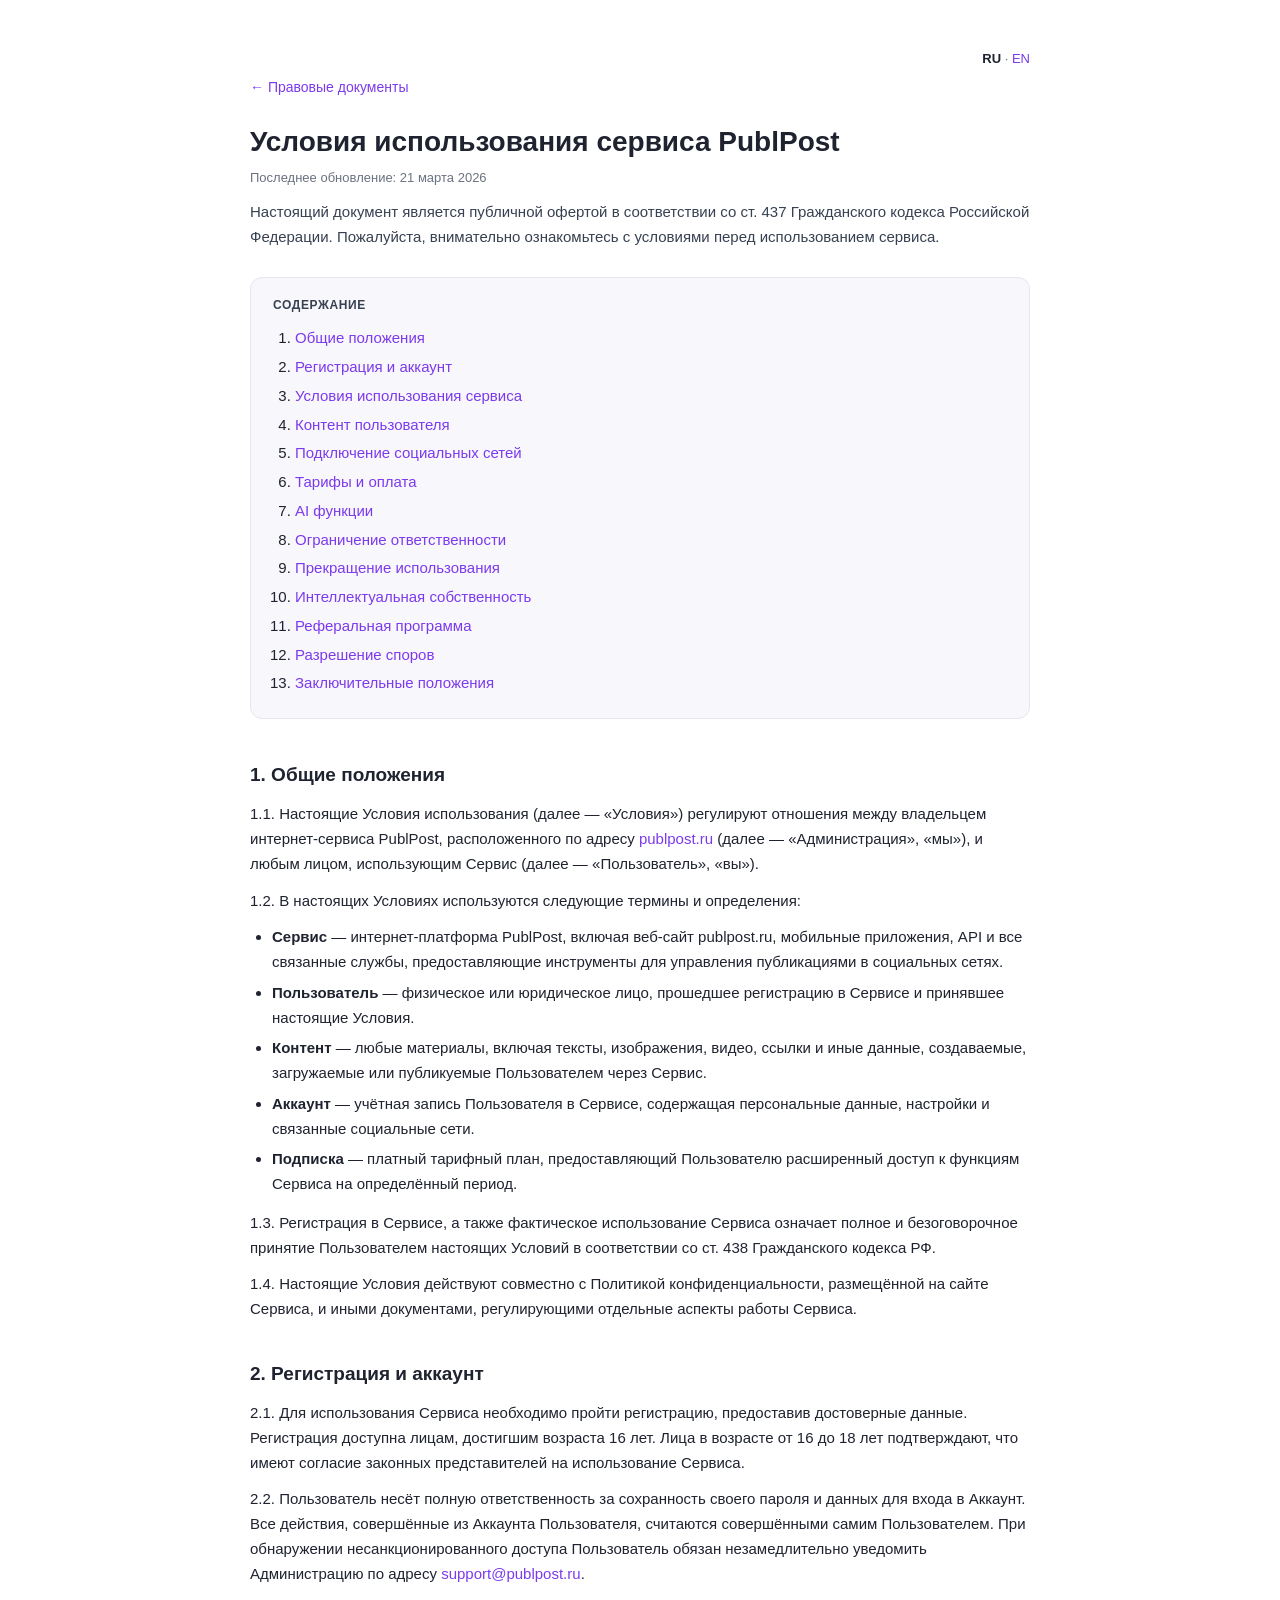
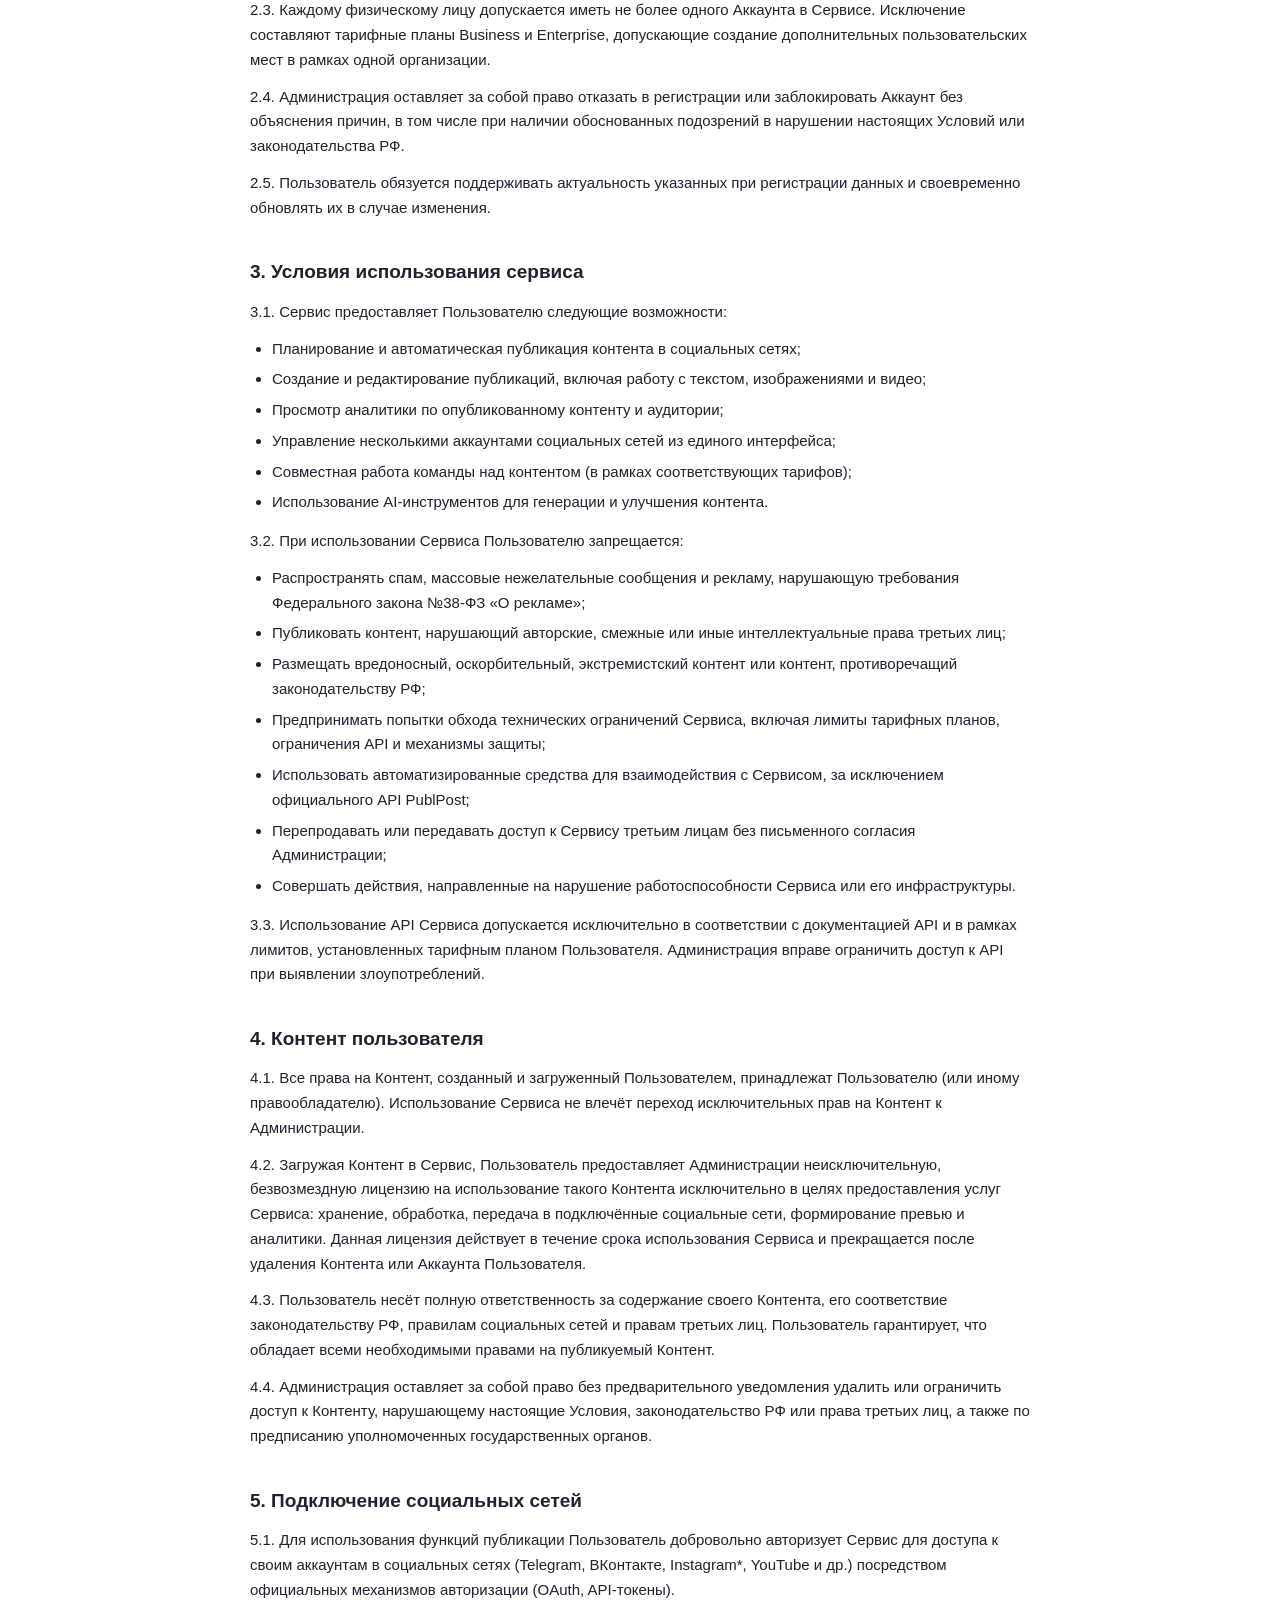
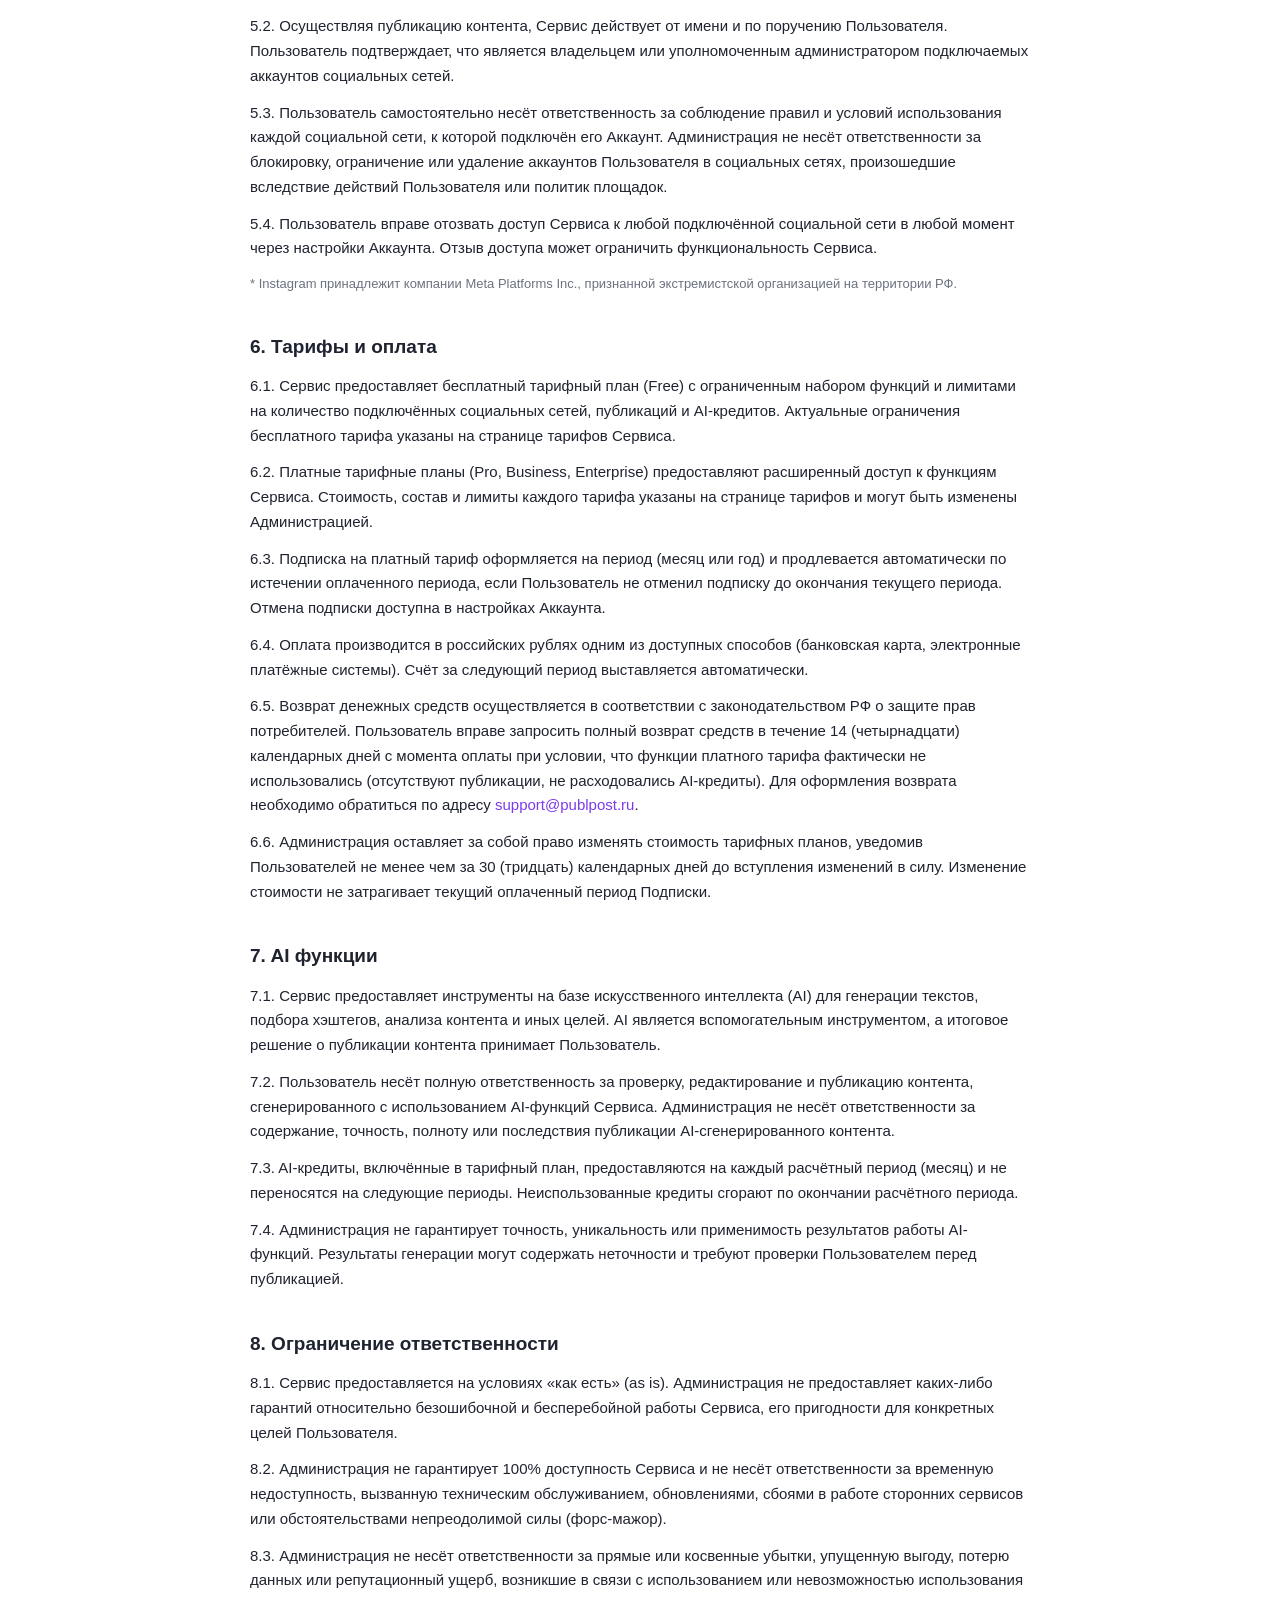
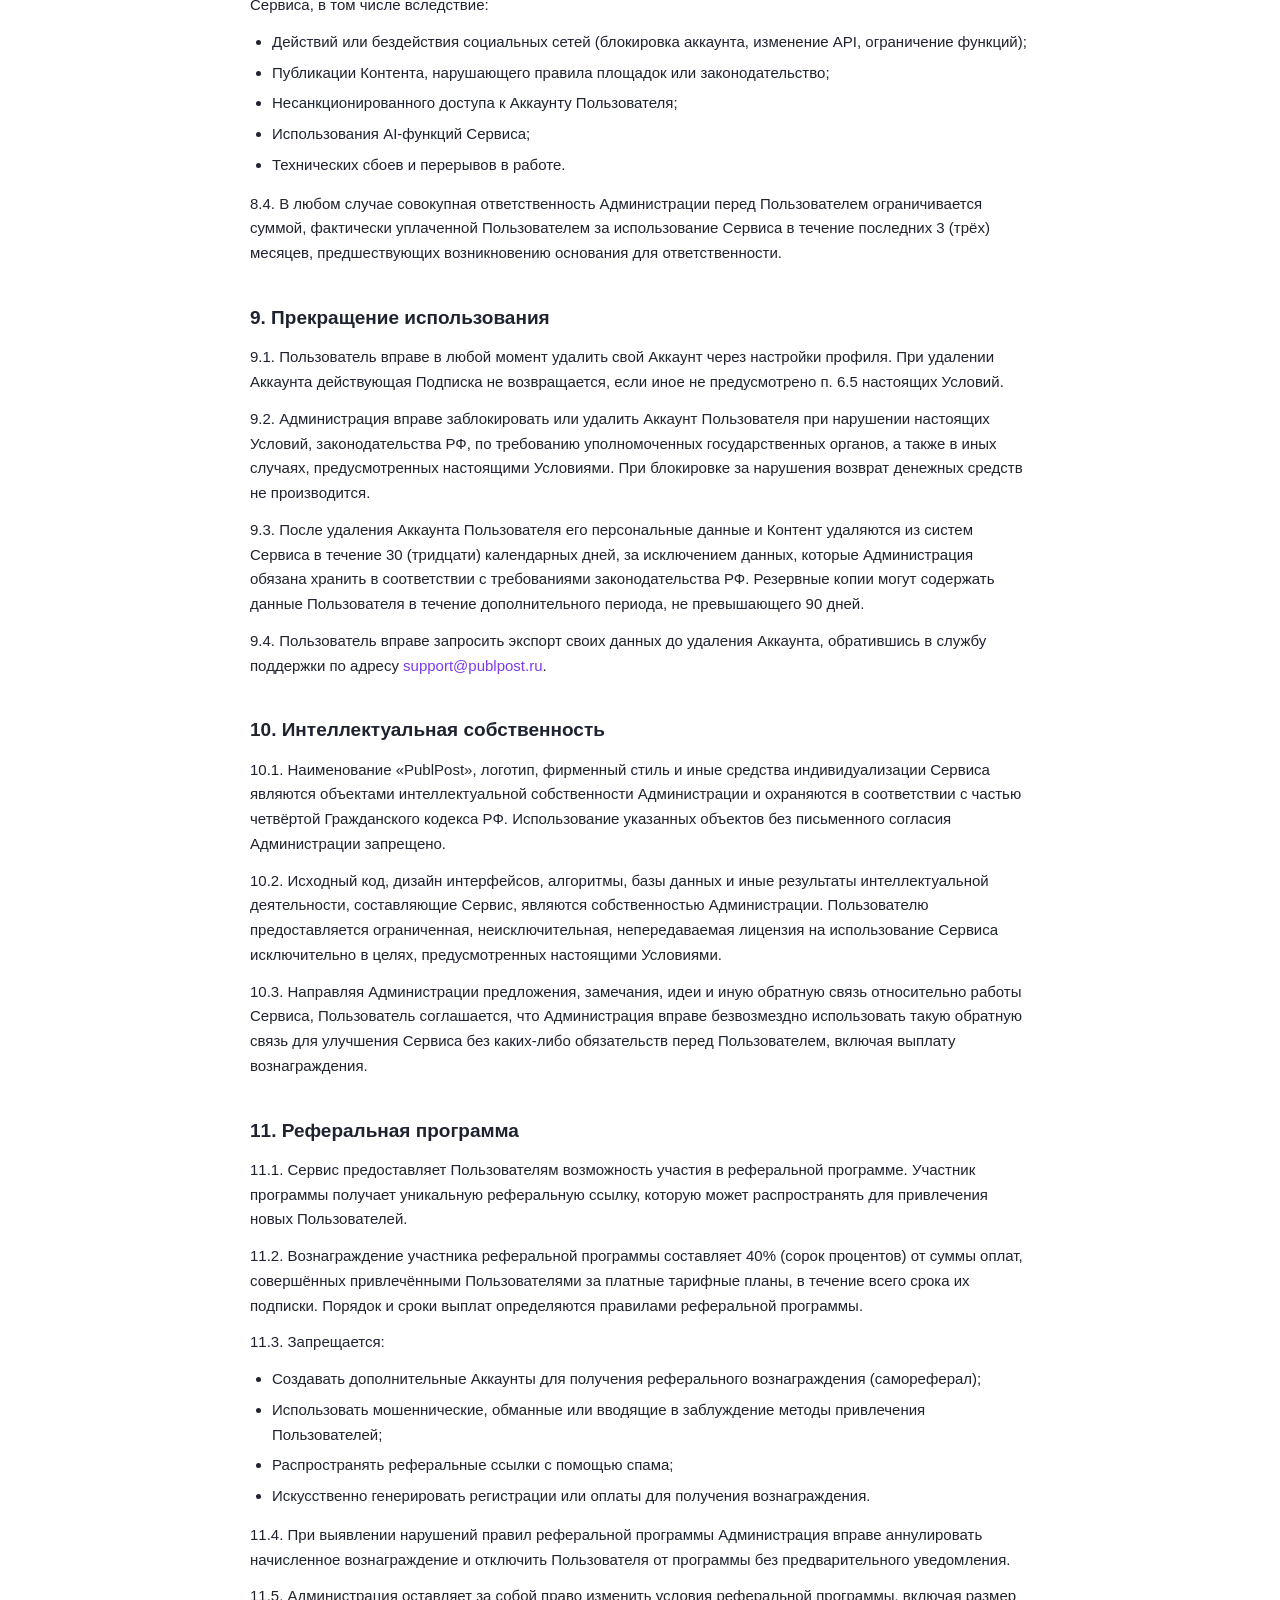
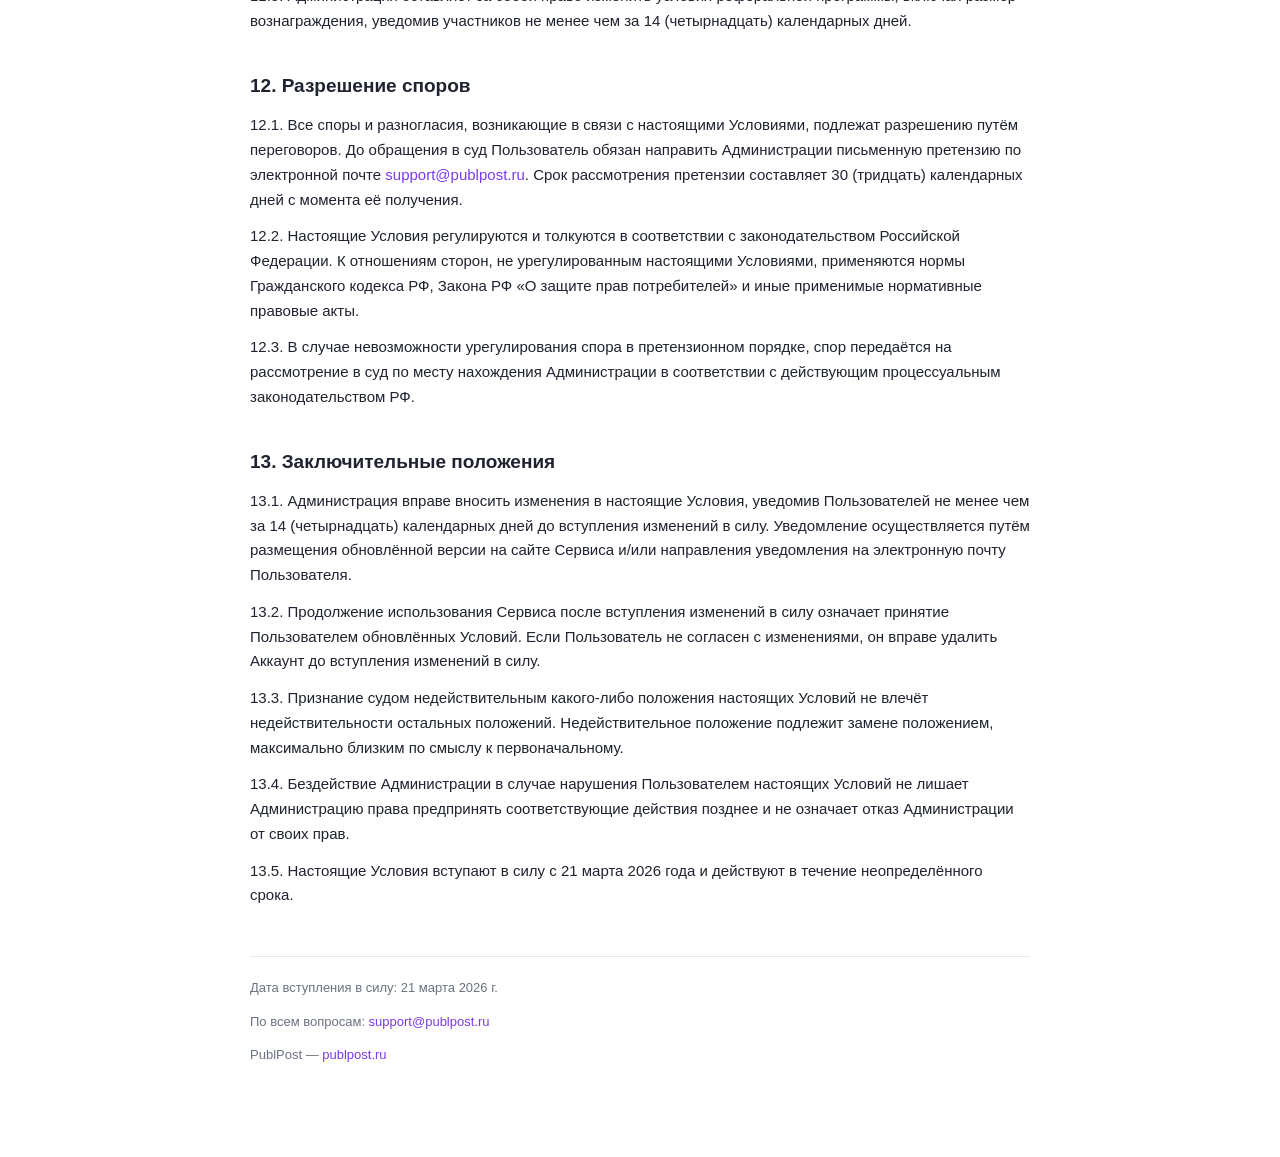
<file: terms.html>
<!DOCTYPE html>
<html lang="ru">
<head>
  <meta charset="utf-8">
  <meta name="viewport" content="width=device-width, initial-scale=1">
  <title>Условия использования сервиса | PublPost</title>
  <link rel="icon" href="icon.png" type="image/png">
  <link rel="stylesheet" href="style.css">
</head>
<body>
  <div class="wrap">
    <div class="langtoggle"><strong>RU</strong> · <a href="en/terms.html">EN</a></div>
    <a class="backlink" href="index.html">← Правовые документы</a>
    <header>
      <h1>Условия использования сервиса PublPost</h1>
      <p class="muted">Последнее обновление: 21 марта 2026</p>
      <p class="lead">Настоящий документ является публичной офертой в соответствии со ст.&nbsp;437 Гражданского кодекса Российской Федерации. Пожалуйста, внимательно ознакомьтесь с условиями перед использованием сервиса.</p>
    </header>

    <nav class="toc">
      <h2>Содержание</h2>
      <ol>
        <li><a href="#general">Общие положения</a></li>
        <li><a href="#registration">Регистрация и аккаунт</a></li>
        <li><a href="#usage">Условия использования сервиса</a></li>
        <li><a href="#content">Контент пользователя</a></li>
        <li><a href="#social">Подключение социальных сетей</a></li>
        <li><a href="#pricing">Тарифы и оплата</a></li>
        <li><a href="#ai">AI функции</a></li>
        <li><a href="#liability">Ограничение ответственности</a></li>
        <li><a href="#termination">Прекращение использования</a></li>
        <li><a href="#ip">Интеллектуальная собственность</a></li>
        <li><a href="#referral">Реферальная программа</a></li>
        <li><a href="#disputes">Разрешение споров</a></li>
        <li><a href="#final">Заключительные положения</a></li>
      </ol>
    </nav>

    <section id="general">
      <h2>1. Общие положения</h2>
      <p>1.1. Настоящие Условия использования (далее — «Условия») регулируют отношения между владельцем интернет-сервиса PublPost, расположенного по адресу <a href="https://publpost.ru">publpost.ru</a> (далее — «Администрация», «мы»), и любым лицом, использующим Сервис (далее — «Пользователь», «вы»).</p>
      <p>1.2. В настоящих Условиях используются следующие термины и определения:</p>
      <ul>
        <li><strong>Сервис</strong> — интернет-платформа PublPost, включая веб-сайт publpost.ru, мобильные приложения, API и все связанные службы, предоставляющие инструменты для управления публикациями в социальных сетях.</li>
        <li><strong>Пользователь</strong> — физическое или юридическое лицо, прошедшее регистрацию в Сервисе и принявшее настоящие Условия.</li>
        <li><strong>Контент</strong> — любые материалы, включая тексты, изображения, видео, ссылки и иные данные, создаваемые, загружаемые или публикуемые Пользователем через Сервис.</li>
        <li><strong>Аккаунт</strong> — учётная запись Пользователя в Сервисе, содержащая персональные данные, настройки и связанные социальные сети.</li>
        <li><strong>Подписка</strong> — платный тарифный план, предоставляющий Пользователю расширенный доступ к функциям Сервиса на определённый период.</li>
      </ul>
      <p>1.3. Регистрация в Сервисе, а также фактическое использование Сервиса означает полное и безоговорочное принятие Пользователем настоящих Условий в соответствии со ст.&nbsp;438 Гражданского кодекса РФ.</p>
      <p>1.4. Настоящие Условия действуют совместно с Политикой конфиденциальности, размещённой на сайте Сервиса, и иными документами, регулирующими отдельные аспекты работы Сервиса.</p>
    </section>

    <section id="registration">
      <h2>2. Регистрация и аккаунт</h2>
      <p>2.1. Для использования Сервиса необходимо пройти регистрацию, предоставив достоверные данные. Регистрация доступна лицам, достигшим возраста 16&nbsp;лет. Лица в возрасте от 16 до 18 лет подтверждают, что имеют согласие законных представителей на использование Сервиса.</p>
      <p>2.2. Пользователь несёт полную ответственность за сохранность своего пароля и данных для входа в Аккаунт. Все действия, совершённые из Аккаунта Пользователя, считаются совершёнными самим Пользователем. При обнаружении несанкционированного доступа Пользователь обязан незамедлительно уведомить Администрацию по адресу <a href="mailto:support@publpost.ru">support@publpost.ru</a>.</p>
      <p>2.3. Каждому физическому лицу допускается иметь не более одного Аккаунта в Сервисе. Исключение составляют тарифные планы Business и Enterprise, допускающие создание дополнительных пользовательских мест в рамках одной организации.</p>
      <p>2.4. Администрация оставляет за собой право отказать в регистрации или заблокировать Аккаунт без объяснения причин, в том числе при наличии обоснованных подозрений в нарушении настоящих Условий или законодательства РФ.</p>
      <p>2.5. Пользователь обязуется поддерживать актуальность указанных при регистрации данных и своевременно обновлять их в случае изменения.</p>
    </section>

    <section id="usage">
      <h2>3. Условия использования сервиса</h2>
      <p>3.1. Сервис предоставляет Пользователю следующие возможности:</p>
      <ul>
        <li>Планирование и автоматическая публикация контента в социальных сетях;</li>
        <li>Создание и редактирование публикаций, включая работу с текстом, изображениями и видео;</li>
        <li>Просмотр аналитики по опубликованному контенту и аудитории;</li>
        <li>Управление несколькими аккаунтами социальных сетей из единого интерфейса;</li>
        <li>Совместная работа команды над контентом (в рамках соответствующих тарифов);</li>
        <li>Использование AI-инструментов для генерации и улучшения контента.</li>
      </ul>
      <p>3.2. При использовании Сервиса Пользователю запрещается:</p>
      <ul>
        <li>Распространять спам, массовые нежелательные сообщения и рекламу, нарушающую требования Федерального закона №38-ФЗ «О рекламе»;</li>
        <li>Публиковать контент, нарушающий авторские, смежные или иные интеллектуальные права третьих лиц;</li>
        <li>Размещать вредоносный, оскорбительный, экстремистский контент или контент, противоречащий законодательству РФ;</li>
        <li>Предпринимать попытки обхода технических ограничений Сервиса, включая лимиты тарифных планов, ограничения API и механизмы защиты;</li>
        <li>Использовать автоматизированные средства для взаимодействия с Сервисом, за исключением официального API PublPost;</li>
        <li>Перепродавать или передавать доступ к Сервису третьим лицам без письменного согласия Администрации;</li>
        <li>Совершать действия, направленные на нарушение работоспособности Сервиса или его инфраструктуры.</li>
      </ul>
      <p>3.3. Использование API Сервиса допускается исключительно в соответствии с документацией API и в рамках лимитов, установленных тарифным планом Пользователя. Администрация вправе ограничить доступ к API при выявлении злоупотреблений.</p>
    </section>

    <section id="content">
      <h2>4. Контент пользователя</h2>
      <p>4.1. Все права на Контент, созданный и загруженный Пользователем, принадлежат Пользователю (или иному правообладателю). Использование Сервиса не влечёт переход исключительных прав на Контент к Администрации.</p>
      <p>4.2. Загружая Контент в Сервис, Пользователь предоставляет Администрации неисключительную, безвозмездную лицензию на использование такого Контента исключительно в целях предоставления услуг Сервиса: хранение, обработка, передача в подключённые социальные сети, формирование превью и аналитики. Данная лицензия действует в течение срока использования Сервиса и прекращается после удаления Контента или Аккаунта Пользователя.</p>
      <p>4.3. Пользователь несёт полную ответственность за содержание своего Контента, его соответствие законодательству РФ, правилам социальных сетей и правам третьих лиц. Пользователь гарантирует, что обладает всеми необходимыми правами на публикуемый Контент.</p>
      <p>4.4. Администрация оставляет за собой право без предварительного уведомления удалить или ограничить доступ к Контенту, нарушающему настоящие Условия, законодательство РФ или права третьих лиц, а также по предписанию уполномоченных государственных органов.</p>
    </section>

    <section id="social">
      <h2>5. Подключение социальных сетей</h2>
      <p>5.1. Для использования функций публикации Пользователь добровольно авторизует Сервис для доступа к своим аккаунтам в социальных сетях (Telegram, ВКонтакте, Instagram*, YouTube и др.) посредством официальных механизмов авторизации (OAuth, API-токены).</p>
      <p>5.2. Осуществляя публикацию контента, Сервис действует от имени и по поручению Пользователя. Пользователь подтверждает, что является владельцем или уполномоченным администратором подключаемых аккаунтов социальных сетей.</p>
      <p>5.3. Пользователь самостоятельно несёт ответственность за соблюдение правил и условий использования каждой социальной сети, к которой подключён его Аккаунт. Администрация не несёт ответственности за блокировку, ограничение или удаление аккаунтов Пользователя в социальных сетях, произошедшие вследствие действий Пользователя или политик площадок.</p>
      <p>5.4. Пользователь вправе отозвать доступ Сервиса к любой подключённой социальной сети в любой момент через настройки Аккаунта. Отзыв доступа может ограничить функциональность Сервиса.</p>
      <p class="muted">* Instagram принадлежит компании Meta Platforms Inc., признанной экстремистской организацией на территории РФ.</p>
    </section>

    <section id="pricing">
      <h2>6. Тарифы и оплата</h2>
      <p>6.1. Сервис предоставляет бесплатный тарифный план (Free) с ограниченным набором функций и лимитами на количество подключённых социальных сетей, публикаций и AI-кредитов. Актуальные ограничения бесплатного тарифа указаны на странице тарифов Сервиса.</p>
      <p>6.2. Платные тарифные планы (Pro, Business, Enterprise) предоставляют расширенный доступ к функциям Сервиса. Стоимость, состав и лимиты каждого тарифа указаны на странице тарифов и могут быть изменены Администрацией.</p>
      <p>6.3. Подписка на платный тариф оформляется на период (месяц или год) и продлевается автоматически по истечении оплаченного периода, если Пользователь не отменил подписку до окончания текущего периода. Отмена подписки доступна в настройках Аккаунта.</p>
      <p>6.4. Оплата производится в российских рублях одним из доступных способов (банковская карта, электронные платёжные системы). Счёт за следующий период выставляется автоматически.</p>
      <p>6.5. Возврат денежных средств осуществляется в соответствии с законодательством РФ о защите прав потребителей. Пользователь вправе запросить полный возврат средств в течение 14&nbsp;(четырнадцати) календарных дней с момента оплаты при условии, что функции платного тарифа фактически не использовались (отсутствуют публикации, не расходовались AI-кредиты). Для оформления возврата необходимо обратиться по адресу <a href="mailto:support@publpost.ru">support@publpost.ru</a>.</p>
      <p>6.6. Администрация оставляет за собой право изменять стоимость тарифных планов, уведомив Пользователей не менее чем за 30&nbsp;(тридцать) календарных дней до вступления изменений в силу. Изменение стоимости не затрагивает текущий оплаченный период Подписки.</p>
    </section>

    <section id="ai">
      <h2>7. AI функции</h2>
      <p>7.1. Сервис предоставляет инструменты на базе искусственного интеллекта (AI) для генерации текстов, подбора хэштегов, анализа контента и иных целей. AI является вспомогательным инструментом, а итоговое решение о публикации контента принимает Пользователь.</p>
      <p>7.2. Пользователь несёт полную ответственность за проверку, редактирование и публикацию контента, сгенерированного с использованием AI-функций Сервиса. Администрация не несёт ответственности за содержание, точность, полноту или последствия публикации AI-сгенерированного контента.</p>
      <p>7.3. AI-кредиты, включённые в тарифный план, предоставляются на каждый расчётный период (месяц) и не переносятся на следующие периоды. Неиспользованные кредиты сгорают по окончании расчётного периода.</p>
      <p>7.4. Администрация не гарантирует точность, уникальность или применимость результатов работы AI-функций. Результаты генерации могут содержать неточности и требуют проверки Пользователем перед публикацией.</p>
    </section>

    <section id="liability">
      <h2>8. Ограничение ответственности</h2>
      <p>8.1. Сервис предоставляется на условиях «как есть» (as&nbsp;is). Администрация не предоставляет каких-либо гарантий относительно безошибочной и бесперебойной работы Сервиса, его пригодности для конкретных целей Пользователя.</p>
      <p>8.2. Администрация не гарантирует 100% доступность Сервиса и не несёт ответственности за временную недоступность, вызванную техническим обслуживанием, обновлениями, сбоями в работе сторонних сервисов или обстоятельствами непреодолимой силы (форс-мажор).</p>
      <p>8.3. Администрация не несёт ответственности за прямые или косвенные убытки, упущенную выгоду, потерю данных или репутационный ущерб, возникшие в связи с использованием или невозможностью использования Сервиса, в том числе вследствие:</p>
      <ul>
        <li>Действий или бездействия социальных сетей (блокировка аккаунта, изменение API, ограничение функций);</li>
        <li>Публикации Контента, нарушающего правила площадок или законодательство;</li>
        <li>Несанкционированного доступа к Аккаунту Пользователя;</li>
        <li>Использования AI-функций Сервиса;</li>
        <li>Технических сбоев и перерывов в работе.</li>
      </ul>
      <p>8.4. В любом случае совокупная ответственность Администрации перед Пользователем ограничивается суммой, фактически уплаченной Пользователем за использование Сервиса в течение последних 3&nbsp;(трёх) месяцев, предшествующих возникновению основания для ответственности.</p>
    </section>

    <section id="termination">
      <h2>9. Прекращение использования</h2>
      <p>9.1. Пользователь вправе в любой момент удалить свой Аккаунт через настройки профиля. При удалении Аккаунта действующая Подписка не возвращается, если иное не предусмотрено п.&nbsp;6.5 настоящих Условий.</p>
      <p>9.2. Администрация вправе заблокировать или удалить Аккаунт Пользователя при нарушении настоящих Условий, законодательства РФ, по требованию уполномоченных государственных органов, а также в иных случаях, предусмотренных настоящими Условиями. При блокировке за нарушения возврат денежных средств не производится.</p>
      <p>9.3. После удаления Аккаунта Пользователя его персональные данные и Контент удаляются из систем Сервиса в течение 30&nbsp;(тридцати) календарных дней, за исключением данных, которые Администрация обязана хранить в соответствии с требованиями законодательства РФ. Резервные копии могут содержать данные Пользователя в течение дополнительного периода, не превышающего 90&nbsp;дней.</p>
      <p>9.4. Пользователь вправе запросить экспорт своих данных до удаления Аккаунта, обратившись в службу поддержки по адресу <a href="mailto:support@publpost.ru">support@publpost.ru</a>.</p>
    </section>

    <section id="ip">
      <h2>10. Интеллектуальная собственность</h2>
      <p>10.1. Наименование «PublPost», логотип, фирменный стиль и иные средства индивидуализации Сервиса являются объектами интеллектуальной собственности Администрации и охраняются в соответствии с частью четвёртой Гражданского кодекса РФ. Использование указанных объектов без письменного согласия Администрации запрещено.</p>
      <p>10.2. Исходный код, дизайн интерфейсов, алгоритмы, базы данных и иные результаты интеллектуальной деятельности, составляющие Сервис, являются собственностью Администрации. Пользователю предоставляется ограниченная, неисключительная, непередаваемая лицензия на использование Сервиса исключительно в целях, предусмотренных настоящими Условиями.</p>
      <p>10.3. Направляя Администрации предложения, замечания, идеи и иную обратную связь относительно работы Сервиса, Пользователь соглашается, что Администрация вправе безвозмездно использовать такую обратную связь для улучшения Сервиса без каких-либо обязательств перед Пользователем, включая выплату вознаграждения.</p>
    </section>

    <section id="referral">
      <h2>11. Реферальная программа</h2>
      <p>11.1. Сервис предоставляет Пользователям возможность участия в реферальной программе. Участник программы получает уникальную реферальную ссылку, которую может распространять для привлечения новых Пользователей.</p>
      <p>11.2. Вознаграждение участника реферальной программы составляет 40%&nbsp;(сорок процентов) от суммы оплат, совершённых привлечёнными Пользователями за платные тарифные планы, в течение всего срока их подписки. Порядок и сроки выплат определяются правилами реферальной программы.</p>
      <p>11.3. Запрещается:</p>
      <ul>
        <li>Создавать дополнительные Аккаунты для получения реферального вознаграждения (самореферал);</li>
        <li>Использовать мошеннические, обманные или вводящие в заблуждение методы привлечения Пользователей;</li>
        <li>Распространять реферальные ссылки с помощью спама;</li>
        <li>Искусственно генерировать регистрации или оплаты для получения вознаграждения.</li>
      </ul>
      <p>11.4. При выявлении нарушений правил реферальной программы Администрация вправе аннулировать начисленное вознаграждение и отключить Пользователя от программы без предварительного уведомления.</p>
      <p>11.5. Администрация оставляет за собой право изменить условия реферальной программы, включая размер вознаграждения, уведомив участников не менее чем за 14&nbsp;(четырнадцать) календарных дней.</p>
    </section>

    <section id="disputes">
      <h2>12. Разрешение споров</h2>
      <p>12.1. Все споры и разногласия, возникающие в связи с настоящими Условиями, подлежат разрешению путём переговоров. До обращения в суд Пользователь обязан направить Администрации письменную претензию по электронной почте <a href="mailto:support@publpost.ru">support@publpost.ru</a>. Срок рассмотрения претензии составляет 30&nbsp;(тридцать) календарных дней с момента её получения.</p>
      <p>12.2. Настоящие Условия регулируются и толкуются в соответствии с законодательством Российской Федерации. К отношениям сторон, не урегулированным настоящими Условиями, применяются нормы Гражданского кодекса РФ, Закона РФ «О защите прав потребителей» и иные применимые нормативные правовые акты.</p>
      <p>12.3. В случае невозможности урегулирования спора в претензионном порядке, спор передаётся на рассмотрение в суд по месту нахождения Администрации в соответствии с действующим процессуальным законодательством РФ.</p>
    </section>

    <section id="final">
      <h2>13. Заключительные положения</h2>
      <p>13.1. Администрация вправе вносить изменения в настоящие Условия, уведомив Пользователей не менее чем за 14&nbsp;(четырнадцать) календарных дней до вступления изменений в силу. Уведомление осуществляется путём размещения обновлённой версии на сайте Сервиса и/или направления уведомления на электронную почту Пользователя.</p>
      <p>13.2. Продолжение использования Сервиса после вступления изменений в силу означает принятие Пользователем обновлённых Условий. Если Пользователь не согласен с изменениями, он вправе удалить Аккаунт до вступления изменений в силу.</p>
      <p>13.3. Признание судом недействительным какого-либо положения настоящих Условий не влечёт недействительности остальных положений. Недействительное положение подлежит замене положением, максимально близким по смыслу к первоначальному.</p>
      <p>13.4. Бездействие Администрации в случае нарушения Пользователем настоящих Условий не лишает Администрацию права предпринять соответствующие действия позднее и не означает отказ Администрации от своих прав.</p>
      <p>13.5. Настоящие Условия вступают в силу с 21 марта 2026 года и действуют в течение неопределённого срока.</p>
    </section>

    <footer>
      <p>Дата вступления в силу: 21 марта 2026 г.</p>
      <p>По всем вопросам: <a href="mailto:support@publpost.ru">support@publpost.ru</a></p>
      <p>PublPost — <a href="https://publpost.ru">publpost.ru</a></p>
    </footer>
  </div>
</body>
</html>
</file>
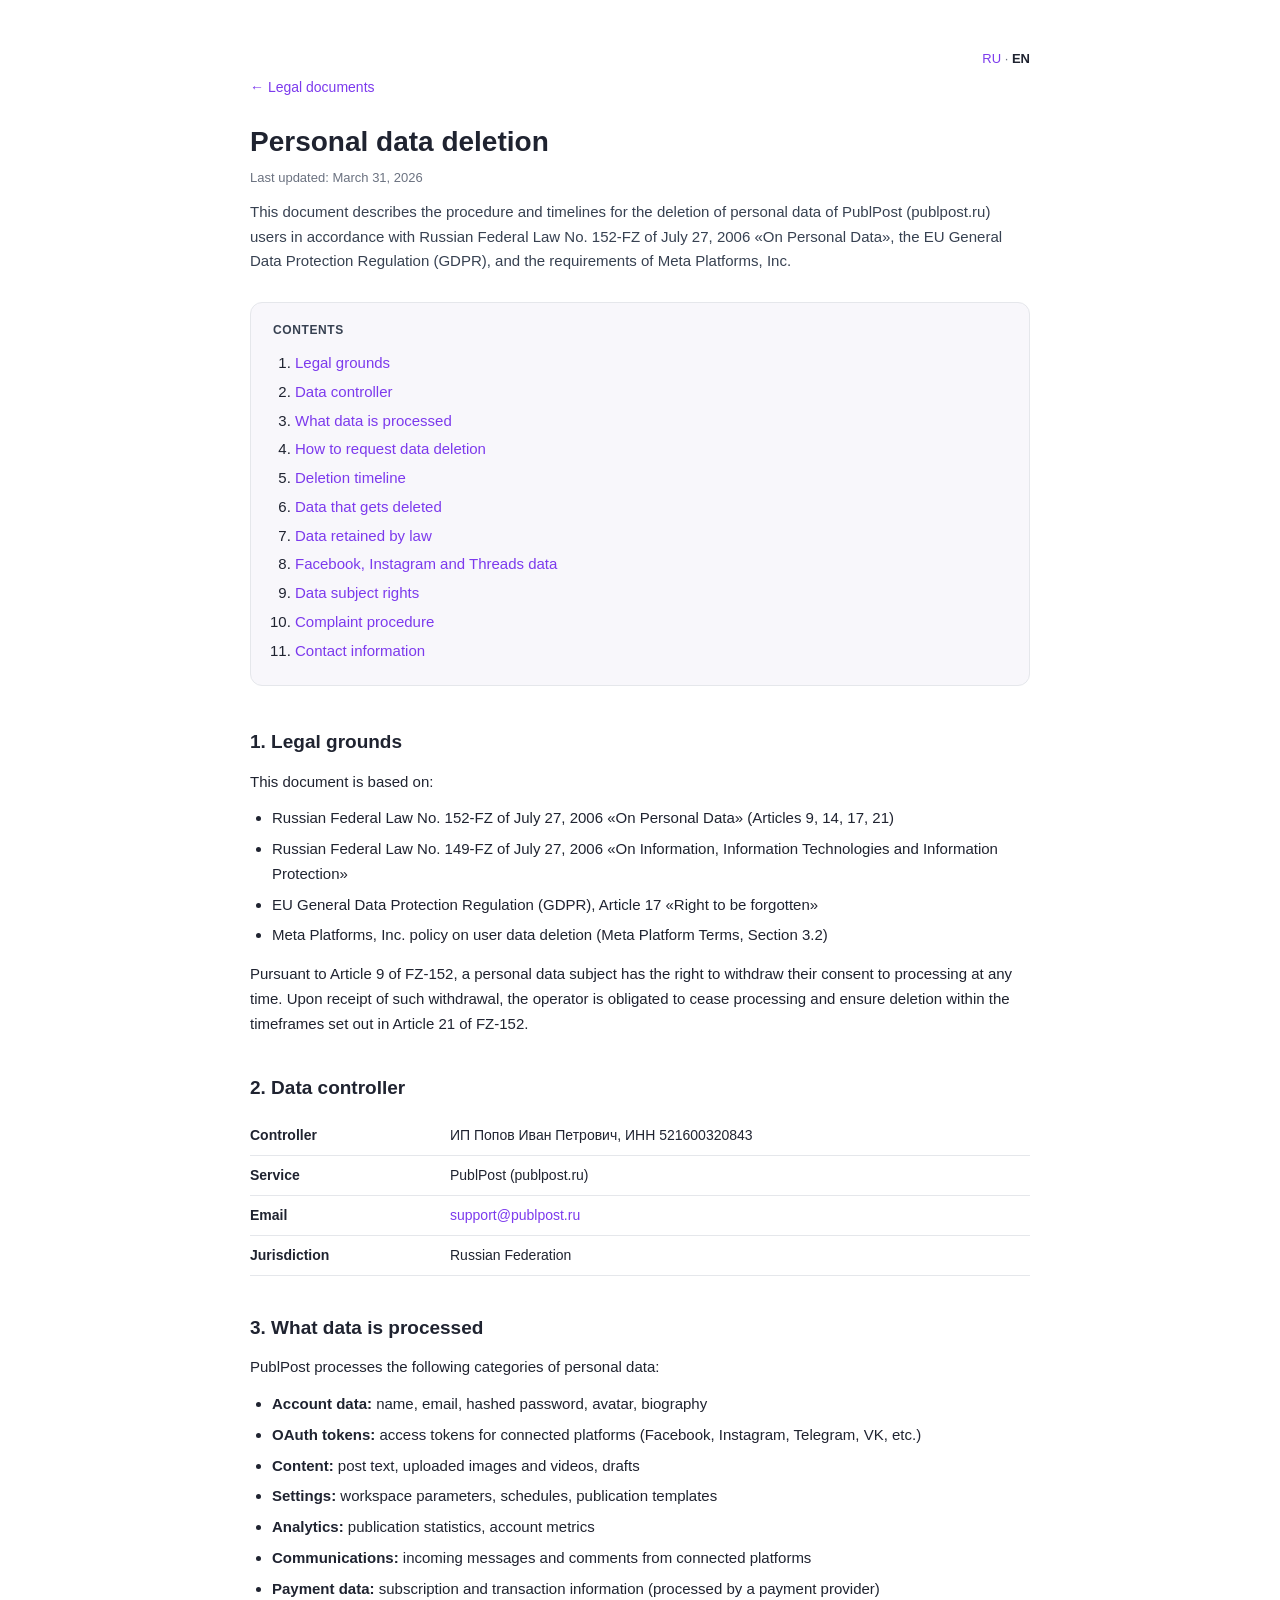
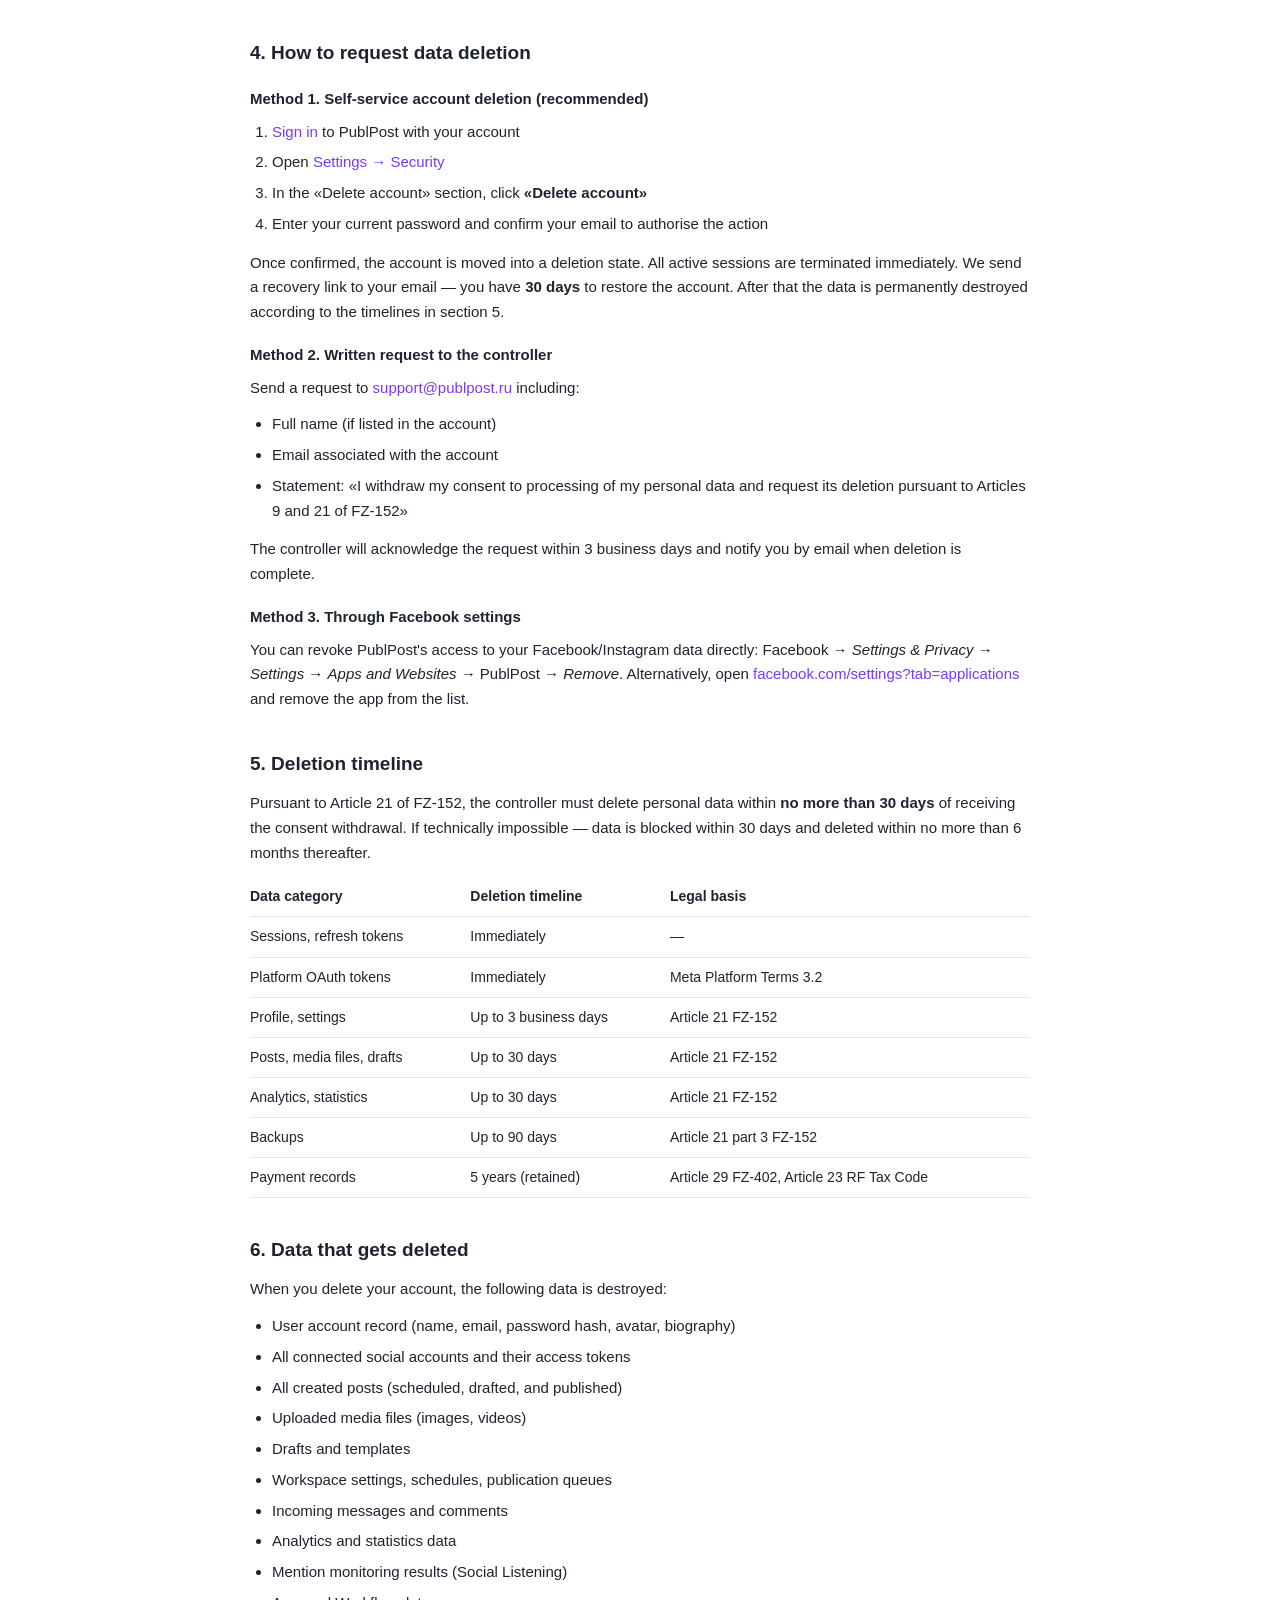
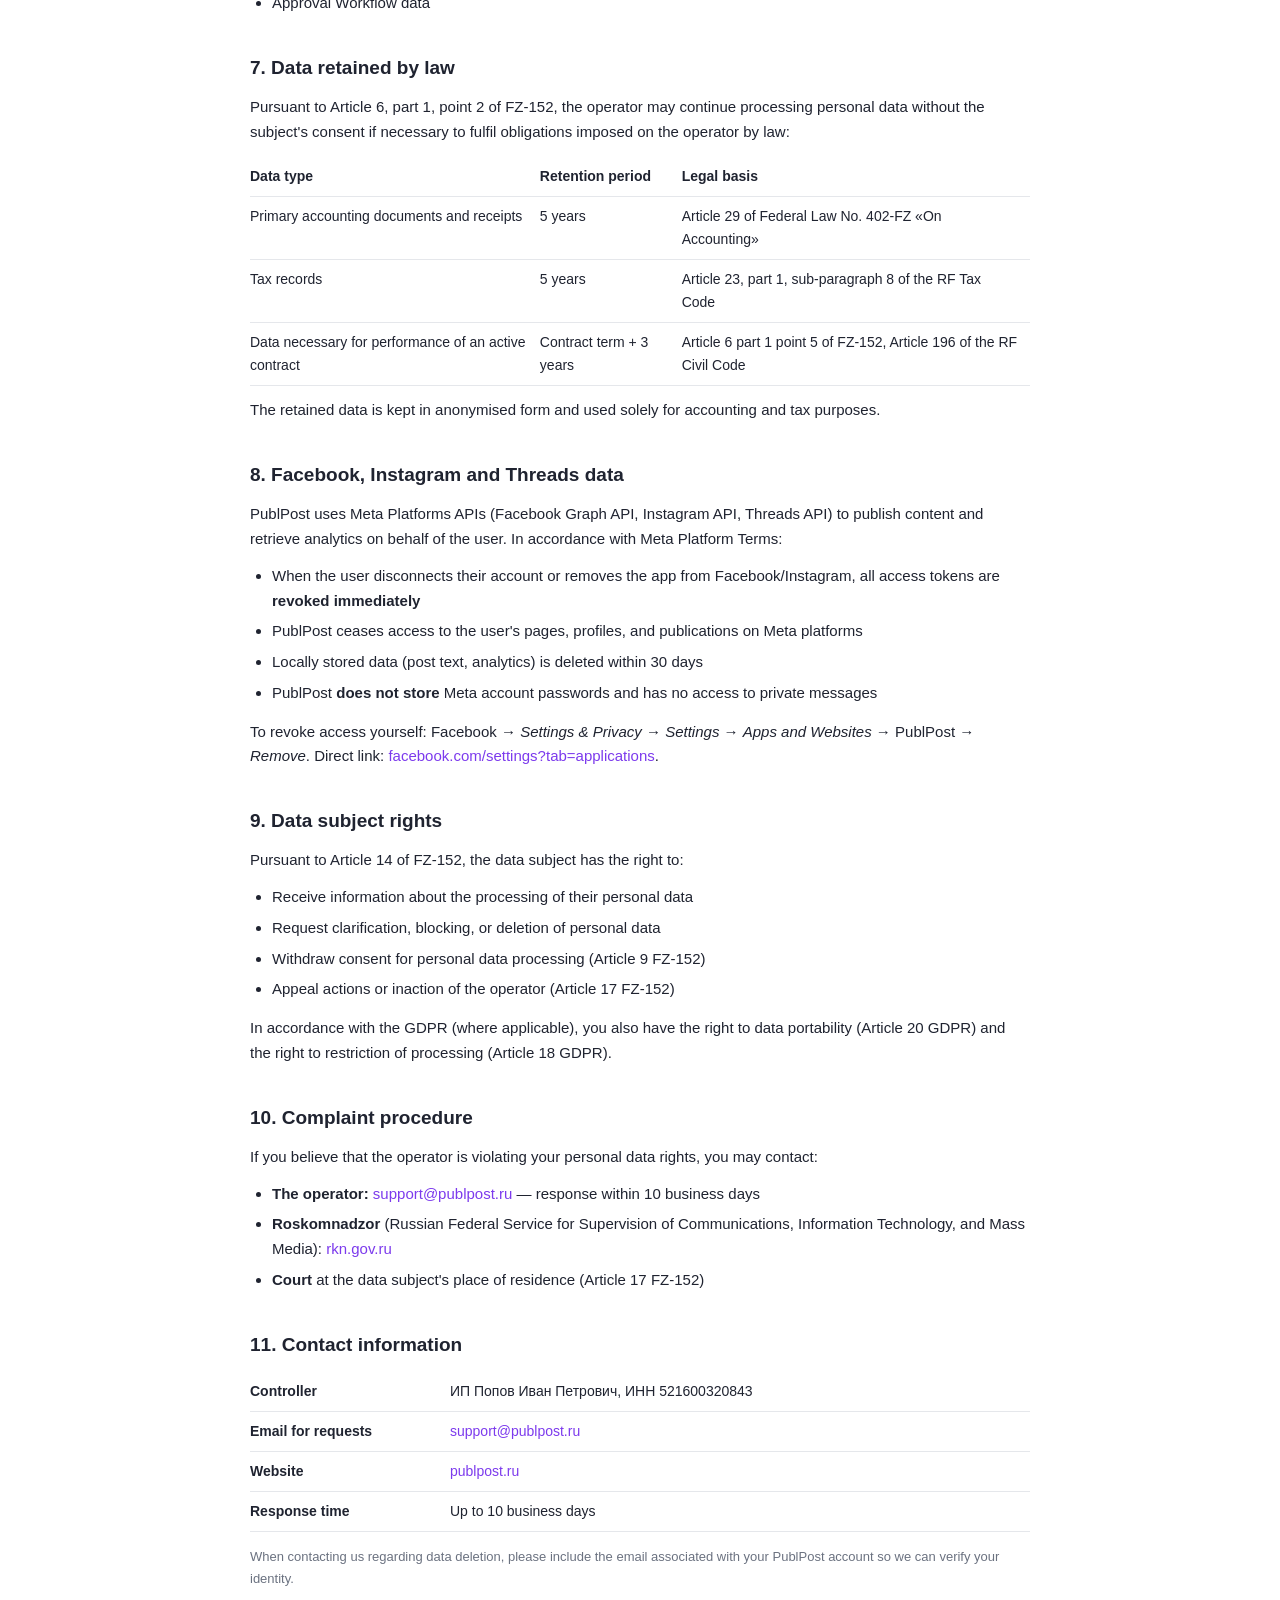
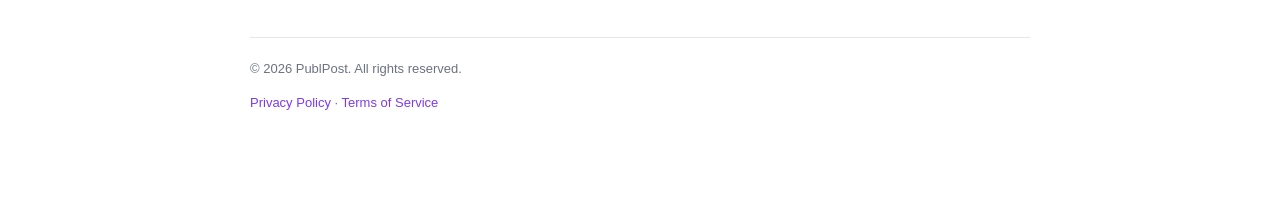
<file: en/data-deletion.html>
<!DOCTYPE html>
<html lang="en">
<head>
  <meta charset="utf-8">
  <meta name="viewport" content="width=device-width, initial-scale=1">
  <title>Personal Data Deletion | PublPost</title>
  <link rel="icon" href="../icon.png" type="image/png">
  <link rel="stylesheet" href="../style.css">
</head>
<body>
  <div class="wrap">
    <div class="langtoggle"><a href="../data-deletion.html">RU</a> · <strong>EN</strong></div>
    <a class="backlink" href="../index.html">← Legal documents</a>
    <header>
      <h1>Personal data deletion</h1>
      <p class="muted">Last updated: March 31, 2026</p>
      <p class="lead">This document describes the procedure and timelines for the deletion of personal data of PublPost (publpost.ru) users in accordance with Russian Federal Law No. 152-FZ of July 27, 2006 «On Personal Data», the EU General Data Protection Regulation (GDPR), and the requirements of Meta Platforms, Inc.</p>
    </header>

    <nav class="toc">
      <h2>Contents</h2>
      <ol>
        <li><a href="#general">Legal grounds</a></li>
        <li><a href="#operator">Data controller</a></li>
        <li><a href="#what-we-collect">What data is processed</a></li>
        <li><a href="#how-to-request">How to request data deletion</a></li>
        <li><a href="#timeline">Deletion timeline</a></li>
        <li><a href="#what-is-deleted">Data that gets deleted</a></li>
        <li><a href="#retention">Data retained by law</a></li>
        <li><a href="#facebook-data">Facebook, Instagram and Threads data</a></li>
        <li><a href="#rights">Data subject rights</a></li>
        <li><a href="#complaint">Complaint procedure</a></li>
        <li><a href="#contacts">Contact information</a></li>
      </ol>
    </nav>

    <section id="general">
      <h2>1. Legal grounds</h2>
      <p>This document is based on:</p>
      <ul>
        <li>Russian Federal Law No. 152-FZ of July 27, 2006 «On Personal Data» (Articles 9, 14, 17, 21)</li>
        <li>Russian Federal Law No. 149-FZ of July 27, 2006 «On Information, Information Technologies and Information Protection»</li>
        <li>EU General Data Protection Regulation (GDPR), Article 17 «Right to be forgotten»</li>
        <li>Meta Platforms, Inc. policy on user data deletion (Meta Platform Terms, Section 3.2)</li>
      </ul>
      <p>Pursuant to Article 9 of FZ-152, a personal data subject has the right to withdraw their consent to processing at any time. Upon receipt of such withdrawal, the operator is obligated to cease processing and ensure deletion within the timeframes set out in Article 21 of FZ-152.</p>
    </section>

    <section id="operator">
      <h2>2. Data controller</h2>
      <table class="kv">
        <tbody>
          <tr><td>Controller</td><td>ИП Попов Иван Петрович, ИНН 521600320843</td></tr>
          <tr><td>Service</td><td>PublPost (publpost.ru)</td></tr>
          <tr><td>Email</td><td><a href="mailto:support@publpost.ru">support@publpost.ru</a></td></tr>
          <tr><td>Jurisdiction</td><td>Russian Federation</td></tr>
        </tbody>
      </table>
    </section>

    <section id="what-we-collect">
      <h2>3. What data is processed</h2>
      <p>PublPost processes the following categories of personal data:</p>
      <ul>
        <li><strong>Account data:</strong> name, email, hashed password, avatar, biography</li>
        <li><strong>OAuth tokens:</strong> access tokens for connected platforms (Facebook, Instagram, Telegram, VK, etc.)</li>
        <li><strong>Content:</strong> post text, uploaded images and videos, drafts</li>
        <li><strong>Settings:</strong> workspace parameters, schedules, publication templates</li>
        <li><strong>Analytics:</strong> publication statistics, account metrics</li>
        <li><strong>Communications:</strong> incoming messages and comments from connected platforms</li>
        <li><strong>Payment data:</strong> subscription and transaction information (processed by a payment provider)</li>
      </ul>
    </section>

    <section id="how-to-request">
      <h2>4. How to request data deletion</h2>

      <h3>Method 1. Self-service account deletion (recommended)</h3>
      <ol>
        <li><a href="https://publpost.ru/login">Sign in</a> to PublPost with your account</li>
        <li>Open <a href="https://publpost.ru/settings/security">Settings → Security</a></li>
        <li>In the «Delete account» section, click <strong>«Delete account»</strong></li>
        <li>Enter your current password and confirm your email to authorise the action</li>
      </ol>
      <p>Once confirmed, the account is moved into a deletion state. All active sessions are terminated immediately. We send a recovery link to your email — you have <strong>30 days</strong> to restore the account. After that the data is permanently destroyed according to the timelines in section 5.</p>

      <h3>Method 2. Written request to the controller</h3>
      <p>Send a request to <a href="mailto:support@publpost.ru">support@publpost.ru</a> including:</p>
      <ul>
        <li>Full name (if listed in the account)</li>
        <li>Email associated with the account</li>
        <li>Statement: «I withdraw my consent to processing of my personal data and request its deletion pursuant to Articles 9 and 21 of FZ-152»</li>
      </ul>
      <p>The controller will acknowledge the request within 3 business days and notify you by email when deletion is complete.</p>

      <h3>Method 3. Through Facebook settings</h3>
      <p>You can revoke PublPost's access to your Facebook/Instagram data directly: Facebook → <em>Settings &amp; Privacy</em> → <em>Settings</em> → <em>Apps and Websites</em> → PublPost → <em>Remove</em>. Alternatively, open <a href="https://www.facebook.com/settings?tab=applications" target="_blank" rel="noopener noreferrer">facebook.com/settings?tab=applications</a> and remove the app from the list.</p>
    </section>

    <section id="timeline">
      <h2>5. Deletion timeline</h2>
      <p>Pursuant to Article 21 of FZ-152, the controller must delete personal data within <strong>no more than 30 days</strong> of receiving the consent withdrawal. If technically impossible — data is blocked within 30 days and deleted within no more than 6 months thereafter.</p>
      <table>
        <thead>
          <tr><th>Data category</th><th>Deletion timeline</th><th>Legal basis</th></tr>
        </thead>
        <tbody>
          <tr><td>Sessions, refresh tokens</td><td>Immediately</td><td>—</td></tr>
          <tr><td>Platform OAuth tokens</td><td>Immediately</td><td>Meta Platform Terms 3.2</td></tr>
          <tr><td>Profile, settings</td><td>Up to 3 business days</td><td>Article 21 FZ-152</td></tr>
          <tr><td>Posts, media files, drafts</td><td>Up to 30 days</td><td>Article 21 FZ-152</td></tr>
          <tr><td>Analytics, statistics</td><td>Up to 30 days</td><td>Article 21 FZ-152</td></tr>
          <tr><td>Backups</td><td>Up to 90 days</td><td>Article 21 part 3 FZ-152</td></tr>
          <tr><td>Payment records</td><td>5 years (retained)</td><td>Article 29 FZ-402, Article 23 RF Tax Code</td></tr>
        </tbody>
      </table>
    </section>

    <section id="what-is-deleted">
      <h2>6. Data that gets deleted</h2>
      <p>When you delete your account, the following data is destroyed:</p>
      <ul>
        <li>User account record (name, email, password hash, avatar, biography)</li>
        <li>All connected social accounts and their access tokens</li>
        <li>All created posts (scheduled, drafted, and published)</li>
        <li>Uploaded media files (images, videos)</li>
        <li>Drafts and templates</li>
        <li>Workspace settings, schedules, publication queues</li>
        <li>Incoming messages and comments</li>
        <li>Analytics and statistics data</li>
        <li>Mention monitoring results (Social Listening)</li>
        <li>Approval Workflow data</li>
      </ul>
    </section>

    <section id="retention">
      <h2>7. Data retained by law</h2>
      <p>Pursuant to Article 6, part 1, point 2 of FZ-152, the operator may continue processing personal data without the subject's consent if necessary to fulfil obligations imposed on the operator by law:</p>
      <table>
        <thead>
          <tr><th>Data type</th><th>Retention period</th><th>Legal basis</th></tr>
        </thead>
        <tbody>
          <tr><td>Primary accounting documents and receipts</td><td>5 years</td><td>Article 29 of Federal Law No. 402-FZ «On Accounting»</td></tr>
          <tr><td>Tax records</td><td>5 years</td><td>Article 23, part 1, sub-paragraph 8 of the RF Tax Code</td></tr>
          <tr><td>Data necessary for performance of an active contract</td><td>Contract term + 3 years</td><td>Article 6 part 1 point 5 of FZ-152, Article 196 of the RF Civil Code</td></tr>
        </tbody>
      </table>
      <p>The retained data is kept in anonymised form and used solely for accounting and tax purposes.</p>
    </section>

    <section id="facebook-data">
      <h2>8. Facebook, Instagram and Threads data</h2>
      <p>PublPost uses Meta Platforms APIs (Facebook Graph API, Instagram API, Threads API) to publish content and retrieve analytics on behalf of the user. In accordance with Meta Platform Terms:</p>
      <ul>
        <li>When the user disconnects their account or removes the app from Facebook/Instagram, all access tokens are <strong>revoked immediately</strong></li>
        <li>PublPost ceases access to the user's pages, profiles, and publications on Meta platforms</li>
        <li>Locally stored data (post text, analytics) is deleted within 30 days</li>
        <li>PublPost <strong>does not store</strong> Meta account passwords and has no access to private messages</li>
      </ul>
      <p>To revoke access yourself: Facebook → <em>Settings &amp; Privacy</em> → <em>Settings</em> → <em>Apps and Websites</em> → PublPost → <em>Remove</em>. Direct link: <a href="https://www.facebook.com/settings?tab=applications" target="_blank" rel="noopener noreferrer">facebook.com/settings?tab=applications</a>.</p>
    </section>

    <section id="rights">
      <h2>9. Data subject rights</h2>
      <p>Pursuant to Article 14 of FZ-152, the data subject has the right to:</p>
      <ul>
        <li>Receive information about the processing of their personal data</li>
        <li>Request clarification, blocking, or deletion of personal data</li>
        <li>Withdraw consent for personal data processing (Article 9 FZ-152)</li>
        <li>Appeal actions or inaction of the operator (Article 17 FZ-152)</li>
      </ul>
      <p>In accordance with the GDPR (where applicable), you also have the right to data portability (Article 20 GDPR) and the right to restriction of processing (Article 18 GDPR).</p>
    </section>

    <section id="complaint">
      <h2>10. Complaint procedure</h2>
      <p>If you believe that the operator is violating your personal data rights, you may contact:</p>
      <ul>
        <li><strong>The operator:</strong> <a href="mailto:support@publpost.ru">support@publpost.ru</a> — response within 10 business days</li>
        <li><strong>Roskomnadzor</strong> (Russian Federal Service for Supervision of Communications, Information Technology, and Mass Media): <a href="https://rkn.gov.ru" target="_blank" rel="noopener noreferrer">rkn.gov.ru</a></li>
        <li><strong>Court</strong> at the data subject's place of residence (Article 17 FZ-152)</li>
      </ul>
    </section>

    <section id="contacts">
      <h2>11. Contact information</h2>
      <table class="kv">
        <tbody>
          <tr><td>Controller</td><td>ИП Попов Иван Петрович, ИНН 521600320843</td></tr>
          <tr><td>Email for requests</td><td><a href="mailto:support@publpost.ru">support@publpost.ru</a></td></tr>
          <tr><td>Website</td><td><a href="https://publpost.ru" target="_blank" rel="noopener noreferrer">publpost.ru</a></td></tr>
          <tr><td>Response time</td><td>Up to 10 business days</td></tr>
        </tbody>
      </table>
      <p class="muted mt">When contacting us regarding data deletion, please include the email associated with your PublPost account so we can verify your identity.</p>
    </section>

    <footer>
      <p>© 2026 PublPost. All rights reserved.</p>
      <p><a href="privacy.html">Privacy Policy</a> · <a href="terms.html">Terms of Service</a></p>
    </footer>
  </div>
</body>
</html>
</file>
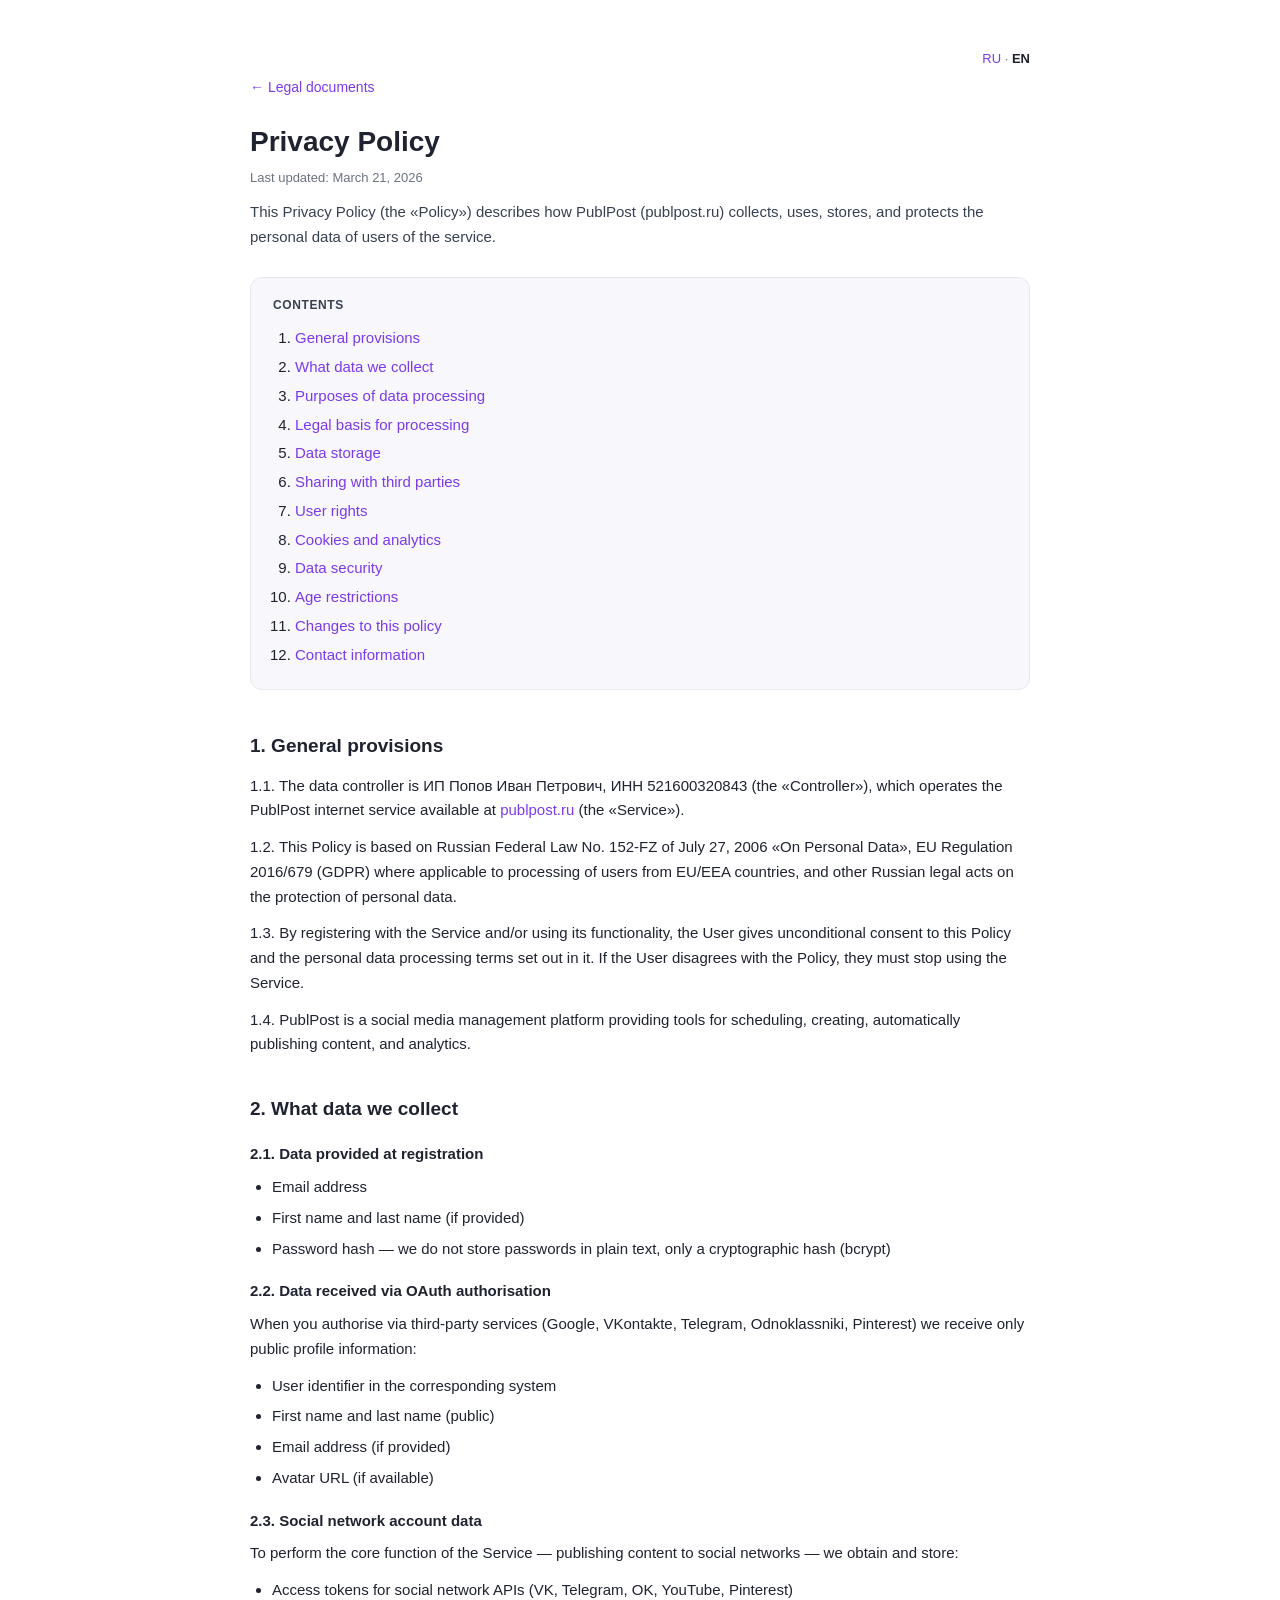
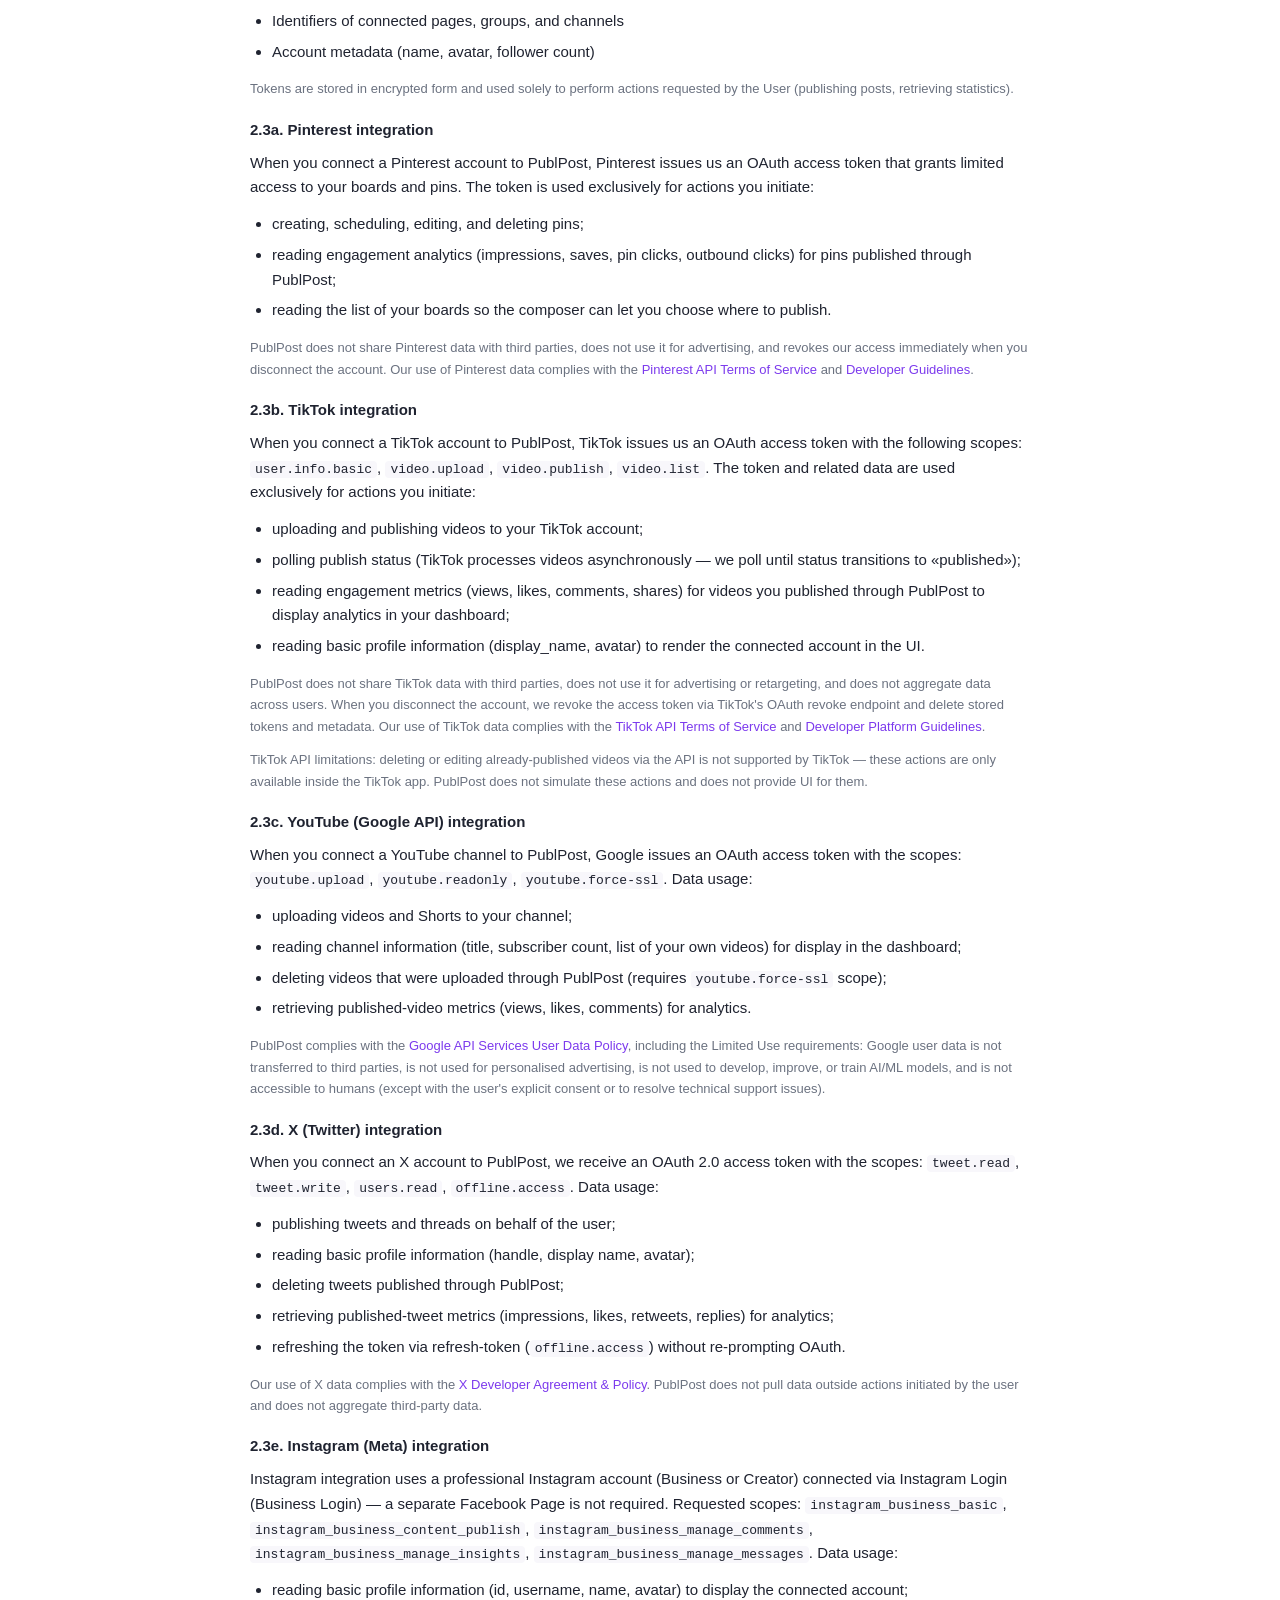
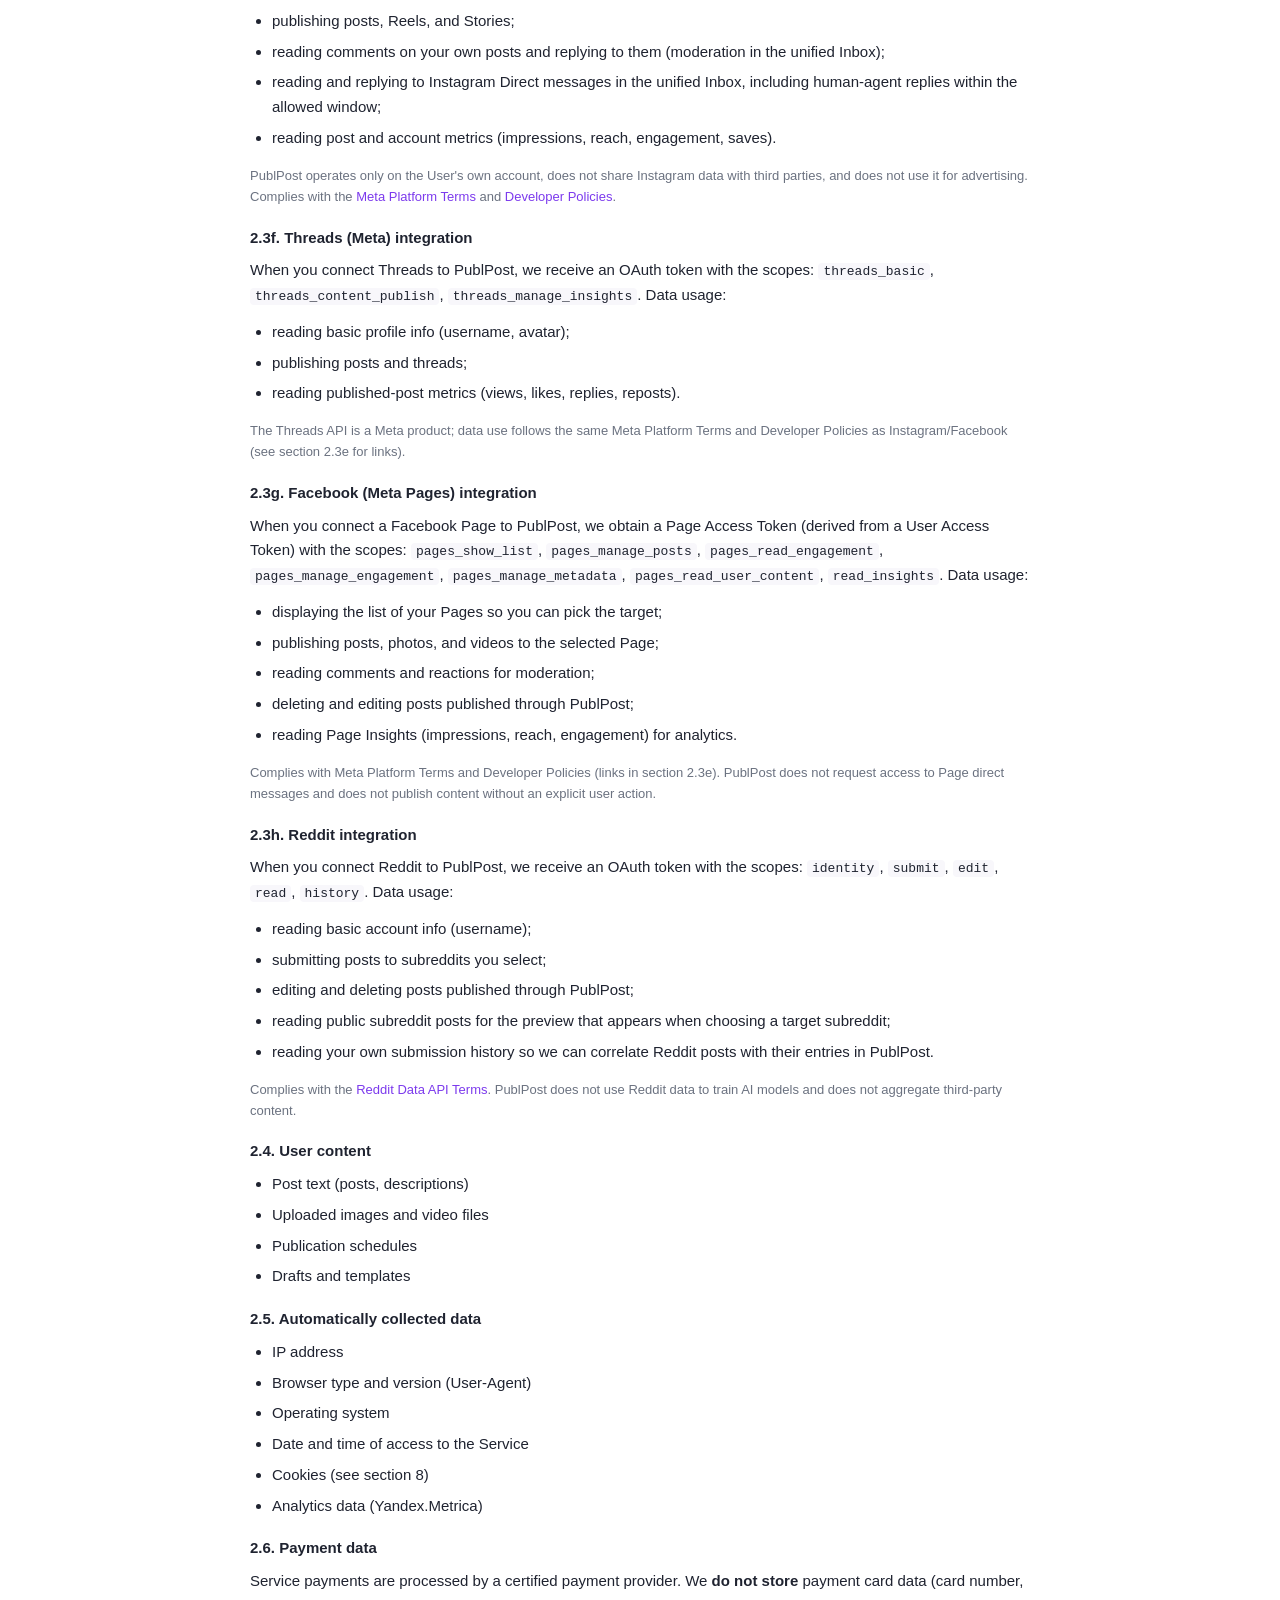
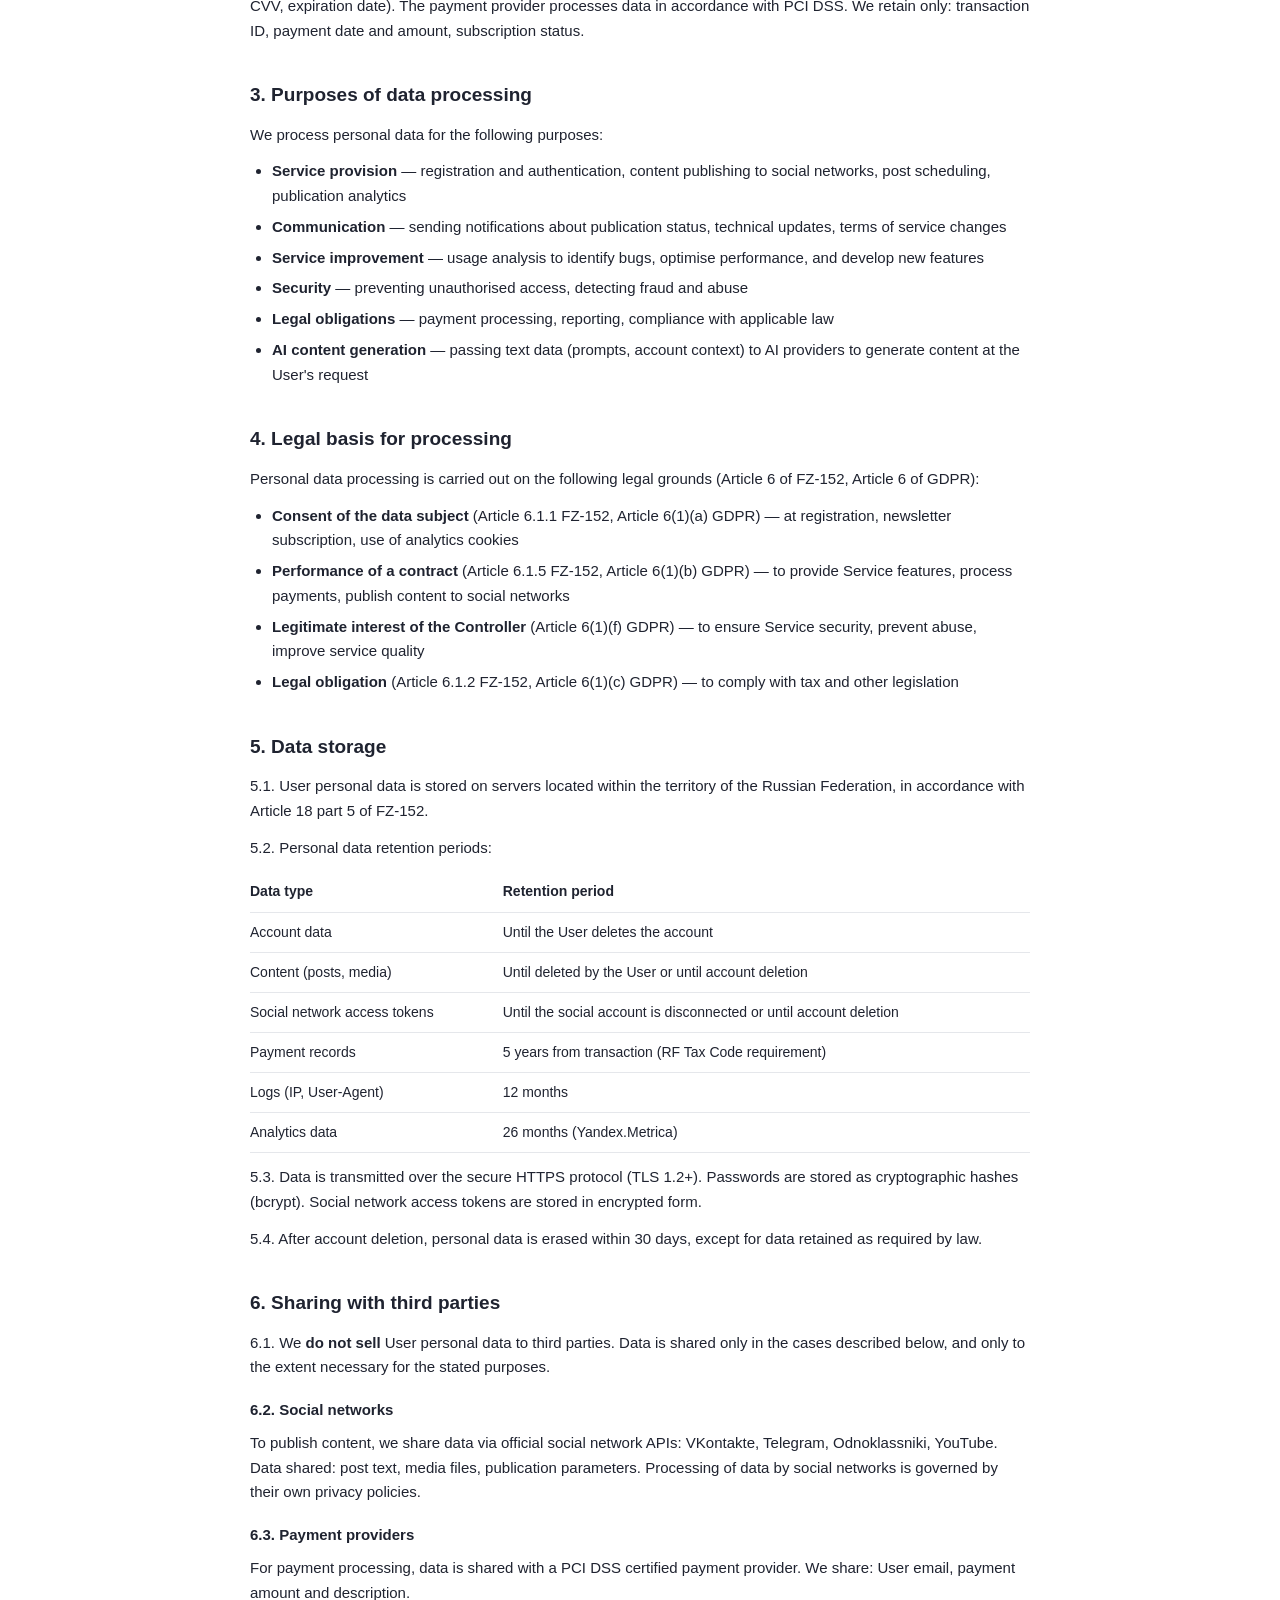
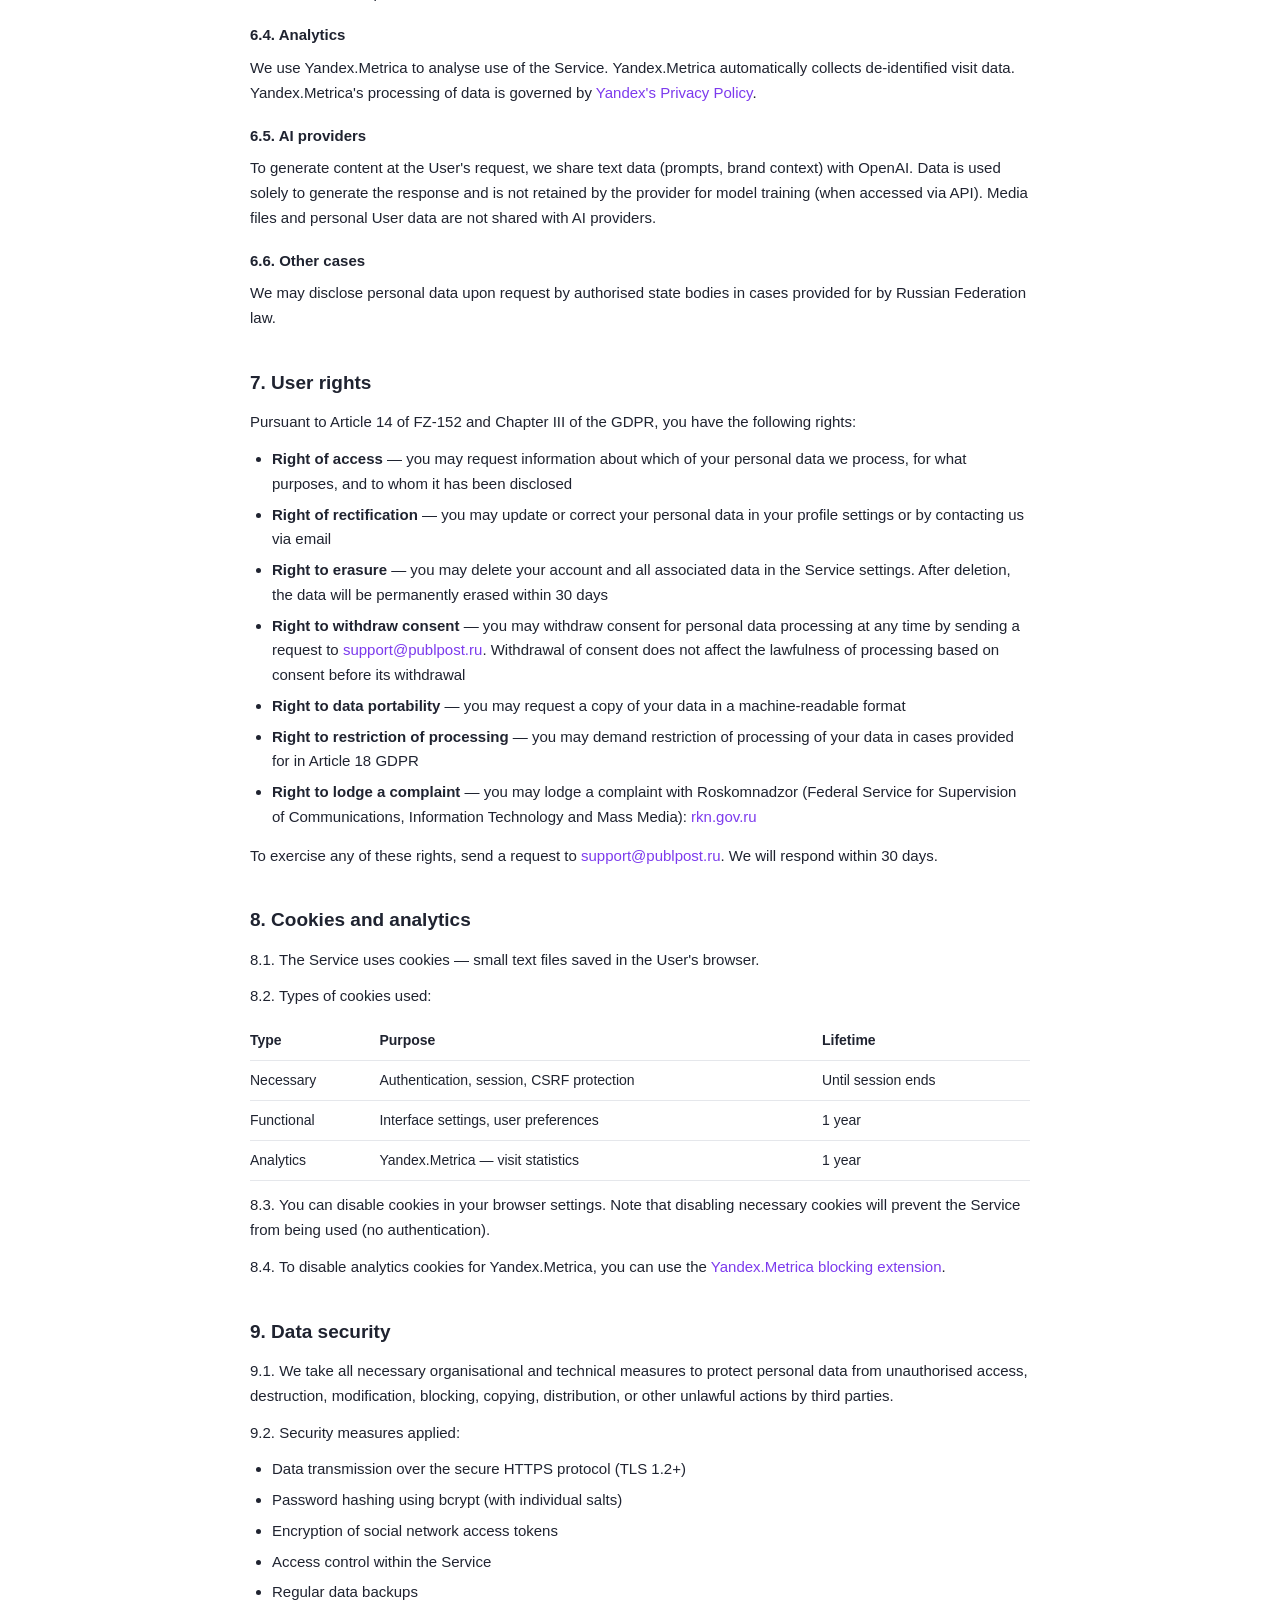
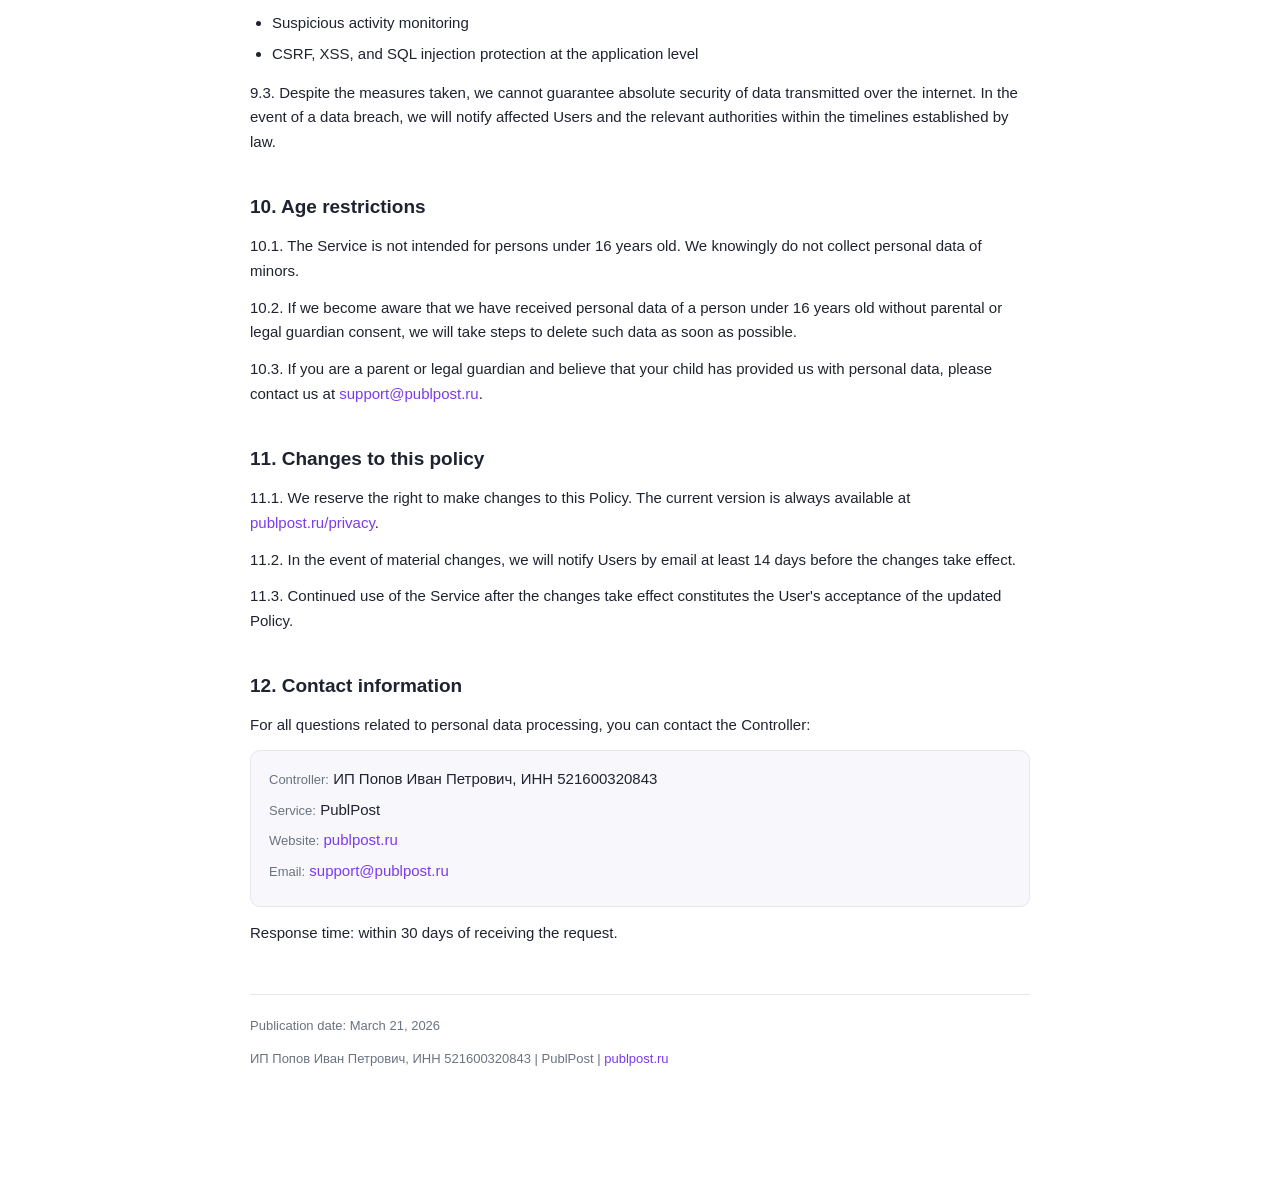
<file: en/privacy.html>
<!DOCTYPE html>
<html lang="en">
<head>
  <meta charset="utf-8">
  <meta name="viewport" content="width=device-width, initial-scale=1">
  <title>Privacy Policy | PublPost</title>
  <link rel="icon" href="../icon.png" type="image/png">
  <link rel="stylesheet" href="../style.css">
</head>
<body>
  <div class="wrap">
    <div class="langtoggle"><a href="../privacy.html">RU</a> · <strong>EN</strong></div>
    <a class="backlink" href="../index.html">← Legal documents</a>
    <header>
      <h1>Privacy Policy</h1>
      <p class="muted">Last updated: March 21, 2026</p>
      <p class="lead">This Privacy Policy (the «Policy») describes how PublPost (publpost.ru) collects, uses, stores, and protects the personal data of users of the service.</p>
    </header>

    <nav class="toc">
      <h2>Contents</h2>
      <ol>
        <li><a href="#general">General provisions</a></li>
        <li><a href="#data-collected">What data we collect</a></li>
        <li><a href="#purposes">Purposes of data processing</a></li>
        <li><a href="#legal-basis">Legal basis for processing</a></li>
        <li><a href="#storage">Data storage</a></li>
        <li><a href="#third-parties">Sharing with third parties</a></li>
        <li><a href="#user-rights">User rights</a></li>
        <li><a href="#cookies">Cookies and analytics</a></li>
        <li><a href="#security">Data security</a></li>
        <li><a href="#children">Age restrictions</a></li>
        <li><a href="#changes">Changes to this policy</a></li>
        <li><a href="#contacts">Contact information</a></li>
      </ol>
    </nav>

    <section id="general">
      <h2>1. General provisions</h2>
      <p>1.1. The data controller is ИП Попов Иван Петрович, ИНН 521600320843 (the «Controller»), which operates the PublPost internet service available at <a href="https://publpost.ru">publpost.ru</a> (the «Service»).</p>
      <p>1.2. This Policy is based on Russian Federal Law No. 152-FZ of July 27, 2006 «On Personal Data», EU Regulation 2016/679 (GDPR) where applicable to processing of users from EU/EEA countries, and other Russian legal acts on the protection of personal data.</p>
      <p>1.3. By registering with the Service and/or using its functionality, the User gives unconditional consent to this Policy and the personal data processing terms set out in it. If the User disagrees with the Policy, they must stop using the Service.</p>
      <p>1.4. PublPost is a social media management platform providing tools for scheduling, creating, automatically publishing content, and analytics.</p>
    </section>

    <section id="data-collected">
      <h2>2. What data we collect</h2>

      <h3>2.1. Data provided at registration</h3>
      <ul>
        <li>Email address</li>
        <li>First name and last name (if provided)</li>
        <li>Password hash — we do not store passwords in plain text, only a cryptographic hash (bcrypt)</li>
      </ul>

      <h3>2.2. Data received via OAuth authorisation</h3>
      <p>When you authorise via third-party services (Google, VKontakte, Telegram, Odnoklassniki, Pinterest) we receive only public profile information:</p>
      <ul>
        <li>User identifier in the corresponding system</li>
        <li>First name and last name (public)</li>
        <li>Email address (if provided)</li>
        <li>Avatar URL (if available)</li>
      </ul>

      <h3>2.3. Social network account data</h3>
      <p>To perform the core function of the Service — publishing content to social networks — we obtain and store:</p>
      <ul>
        <li>Access tokens for social network APIs (VK, Telegram, OK, YouTube, Pinterest)</li>
        <li>Identifiers of connected pages, groups, and channels</li>
        <li>Account metadata (name, avatar, follower count)</li>
      </ul>
      <p class="muted">Tokens are stored in encrypted form and used solely to perform actions requested by the User (publishing posts, retrieving statistics).</p>

      <h3>2.3a. Pinterest integration</h3>
      <p>When you connect a Pinterest account to PublPost, Pinterest issues us an OAuth access token that grants limited access to your boards and pins. The token is used exclusively for actions you initiate:</p>
      <ul>
        <li>creating, scheduling, editing, and deleting pins;</li>
        <li>reading engagement analytics (impressions, saves, pin clicks, outbound clicks) for pins published through PublPost;</li>
        <li>reading the list of your boards so the composer can let you choose where to publish.</li>
      </ul>
      <p class="muted">PublPost does not share Pinterest data with third parties, does not use it for advertising, and revokes our access immediately when you disconnect the account. Our use of Pinterest data complies with the <a href="https://developers.pinterest.com/terms/api/" target="_blank" rel="noopener noreferrer">Pinterest API Terms of Service</a> and <a href="https://policy.pinterest.com/en/developer-guidelines" target="_blank" rel="noopener noreferrer">Developer Guidelines</a>.</p>

      <h3>2.3b. TikTok integration</h3>
      <p>When you connect a TikTok account to PublPost, TikTok issues us an OAuth access token with the following scopes: <code>user.info.basic</code>, <code>video.upload</code>, <code>video.publish</code>, <code>video.list</code>. The token and related data are used exclusively for actions you initiate:</p>
      <ul>
        <li>uploading and publishing videos to your TikTok account;</li>
        <li>polling publish status (TikTok processes videos asynchronously — we poll until status transitions to «published»);</li>
        <li>reading engagement metrics (views, likes, comments, shares) for videos you published through PublPost to display analytics in your dashboard;</li>
        <li>reading basic profile information (display_name, avatar) to render the connected account in the UI.</li>
      </ul>
      <p class="muted">PublPost does not share TikTok data with third parties, does not use it for advertising or retargeting, and does not aggregate data across users. When you disconnect the account, we revoke the access token via TikTok's OAuth revoke endpoint and delete stored tokens and metadata. Our use of TikTok data complies with the <a href="https://developers.tiktok.com/doc/terms-of-service" target="_blank" rel="noopener noreferrer">TikTok API Terms of Service</a> and <a href="https://developers.tiktok.com/doc/tiktok-developer-platform-guidelines" target="_blank" rel="noopener noreferrer">Developer Platform Guidelines</a>.</p>
      <p class="muted">TikTok API limitations: deleting or editing already-published videos via the API is not supported by TikTok — these actions are only available inside the TikTok app. PublPost does not simulate these actions and does not provide UI for them.</p>

      <h3>2.3c. YouTube (Google API) integration</h3>
      <p>When you connect a YouTube channel to PublPost, Google issues an OAuth access token with the scopes: <code>youtube.upload</code>, <code>youtube.readonly</code>, <code>youtube.force-ssl</code>. Data usage:</p>
      <ul>
        <li>uploading videos and Shorts to your channel;</li>
        <li>reading channel information (title, subscriber count, list of your own videos) for display in the dashboard;</li>
        <li>deleting videos that were uploaded through PublPost (requires <code>youtube.force-ssl</code> scope);</li>
        <li>retrieving published-video metrics (views, likes, comments) for analytics.</li>
      </ul>
      <p class="muted">PublPost complies with the <a href="https://developers.google.com/terms/api-services-user-data-policy" target="_blank" rel="noopener noreferrer">Google API Services User Data Policy</a>, including the Limited Use requirements: Google user data is not transferred to third parties, is not used for personalised advertising, is not used to develop, improve, or train AI/ML models, and is not accessible to humans (except with the user's explicit consent or to resolve technical support issues).</p>

      <h3>2.3d. X (Twitter) integration</h3>
      <p>When you connect an X account to PublPost, we receive an OAuth 2.0 access token with the scopes: <code>tweet.read</code>, <code>tweet.write</code>, <code>users.read</code>, <code>offline.access</code>. Data usage:</p>
      <ul>
        <li>publishing tweets and threads on behalf of the user;</li>
        <li>reading basic profile information (handle, display name, avatar);</li>
        <li>deleting tweets published through PublPost;</li>
        <li>retrieving published-tweet metrics (impressions, likes, retweets, replies) for analytics;</li>
        <li>refreshing the token via refresh-token (<code>offline.access</code>) without re-prompting OAuth.</li>
      </ul>
      <p class="muted">Our use of X data complies with the <a href="https://developer.twitter.com/en/developer-terms/agreement-and-policy" target="_blank" rel="noopener noreferrer">X Developer Agreement &amp; Policy</a>. PublPost does not pull data outside actions initiated by the user and does not aggregate third-party data.</p>

      <h3>2.3e. Instagram (Meta) integration</h3>
      <p>Instagram integration uses a professional Instagram account (Business or Creator) connected via Instagram Login (Business Login) — a separate Facebook Page is not required. Requested scopes: <code>instagram_business_basic</code>, <code>instagram_business_content_publish</code>, <code>instagram_business_manage_comments</code>, <code>instagram_business_manage_insights</code>, <code>instagram_business_manage_messages</code>. Data usage:</p>
      <ul>
        <li>reading basic profile information (id, username, name, avatar) to display the connected account;</li>
        <li>publishing posts, Reels, and Stories;</li>
        <li>reading comments on your own posts and replying to them (moderation in the unified Inbox);</li>
        <li>reading and replying to Instagram Direct messages in the unified Inbox, including human-agent replies within the allowed window;</li>
        <li>reading post and account metrics (impressions, reach, engagement, saves).</li>
      </ul>
      <p class="muted">PublPost operates only on the User's own account, does not share Instagram data with third parties, and does not use it for advertising. Complies with the <a href="https://developers.facebook.com/terms" target="_blank" rel="noopener noreferrer">Meta Platform Terms</a> and <a href="https://developers.facebook.com/devpolicy" target="_blank" rel="noopener noreferrer">Developer Policies</a>.</p>

      <h3>2.3f. Threads (Meta) integration</h3>
      <p>When you connect Threads to PublPost, we receive an OAuth token with the scopes: <code>threads_basic</code>, <code>threads_content_publish</code>, <code>threads_manage_insights</code>. Data usage:</p>
      <ul>
        <li>reading basic profile info (username, avatar);</li>
        <li>publishing posts and threads;</li>
        <li>reading published-post metrics (views, likes, replies, reposts).</li>
      </ul>
      <p class="muted">The Threads API is a Meta product; data use follows the same Meta Platform Terms and Developer Policies as Instagram/Facebook (see section 2.3e for links).</p>

      <h3>2.3g. Facebook (Meta Pages) integration</h3>
      <p>When you connect a Facebook Page to PublPost, we obtain a Page Access Token (derived from a User Access Token) with the scopes: <code>pages_show_list</code>, <code>pages_manage_posts</code>, <code>pages_read_engagement</code>, <code>pages_manage_engagement</code>, <code>pages_manage_metadata</code>, <code>pages_read_user_content</code>, <code>read_insights</code>. Data usage:</p>
      <ul>
        <li>displaying the list of your Pages so you can pick the target;</li>
        <li>publishing posts, photos, and videos to the selected Page;</li>
        <li>reading comments and reactions for moderation;</li>
        <li>deleting and editing posts published through PublPost;</li>
        <li>reading Page Insights (impressions, reach, engagement) for analytics.</li>
      </ul>
      <p class="muted">Complies with Meta Platform Terms and Developer Policies (links in section 2.3e). PublPost does not request access to Page direct messages and does not publish content without an explicit user action.</p>

      <h3>2.3h. Reddit integration</h3>
      <p>When you connect Reddit to PublPost, we receive an OAuth token with the scopes: <code>identity</code>, <code>submit</code>, <code>edit</code>, <code>read</code>, <code>history</code>. Data usage:</p>
      <ul>
        <li>reading basic account info (username);</li>
        <li>submitting posts to subreddits you select;</li>
        <li>editing and deleting posts published through PublPost;</li>
        <li>reading public subreddit posts for the preview that appears when choosing a target subreddit;</li>
        <li>reading your own submission history so we can correlate Reddit posts with their entries in PublPost.</li>
      </ul>
      <p class="muted">Complies with the <a href="https://www.redditinc.com/policies/data-api-terms" target="_blank" rel="noopener noreferrer">Reddit Data API Terms</a>. PublPost does not use Reddit data to train AI models and does not aggregate third-party content.</p>

      <h3>2.4. User content</h3>
      <ul>
        <li>Post text (posts, descriptions)</li>
        <li>Uploaded images and video files</li>
        <li>Publication schedules</li>
        <li>Drafts and templates</li>
      </ul>

      <h3>2.5. Automatically collected data</h3>
      <ul>
        <li>IP address</li>
        <li>Browser type and version (User-Agent)</li>
        <li>Operating system</li>
        <li>Date and time of access to the Service</li>
        <li>Cookies (see section 8)</li>
        <li>Analytics data (Yandex.Metrica)</li>
      </ul>

      <h3>2.6. Payment data</h3>
      <p>Service payments are processed by a certified payment provider. We <strong>do not store</strong> payment card data (card number, CVV, expiration date). The payment provider processes data in accordance with PCI DSS. We retain only: transaction ID, payment date and amount, subscription status.</p>
    </section>

    <section id="purposes">
      <h2>3. Purposes of data processing</h2>
      <p>We process personal data for the following purposes:</p>
      <ul>
        <li><strong>Service provision</strong> — registration and authentication, content publishing to social networks, post scheduling, publication analytics</li>
        <li><strong>Communication</strong> — sending notifications about publication status, technical updates, terms of service changes</li>
        <li><strong>Service improvement</strong> — usage analysis to identify bugs, optimise performance, and develop new features</li>
        <li><strong>Security</strong> — preventing unauthorised access, detecting fraud and abuse</li>
        <li><strong>Legal obligations</strong> — payment processing, reporting, compliance with applicable law</li>
        <li><strong>AI content generation</strong> — passing text data (prompts, account context) to AI providers to generate content at the User's request</li>
      </ul>
    </section>

    <section id="legal-basis">
      <h2>4. Legal basis for processing</h2>
      <p>Personal data processing is carried out on the following legal grounds (Article 6 of FZ-152, Article 6 of GDPR):</p>
      <ul>
        <li><strong>Consent of the data subject</strong> (Article 6.1.1 FZ-152, Article 6(1)(a) GDPR) — at registration, newsletter subscription, use of analytics cookies</li>
        <li><strong>Performance of a contract</strong> (Article 6.1.5 FZ-152, Article 6(1)(b) GDPR) — to provide Service features, process payments, publish content to social networks</li>
        <li><strong>Legitimate interest of the Controller</strong> (Article 6(1)(f) GDPR) — to ensure Service security, prevent abuse, improve service quality</li>
        <li><strong>Legal obligation</strong> (Article 6.1.2 FZ-152, Article 6(1)(c) GDPR) — to comply with tax and other legislation</li>
      </ul>
    </section>

    <section id="storage">
      <h2>5. Data storage</h2>
      <p>5.1. User personal data is stored on servers located within the territory of the Russian Federation, in accordance with Article 18 part 5 of FZ-152.</p>
      <p>5.2. Personal data retention periods:</p>
      <table>
        <thead><tr><th>Data type</th><th>Retention period</th></tr></thead>
        <tbody>
          <tr><td>Account data</td><td>Until the User deletes the account</td></tr>
          <tr><td>Content (posts, media)</td><td>Until deleted by the User or until account deletion</td></tr>
          <tr><td>Social network access tokens</td><td>Until the social account is disconnected or until account deletion</td></tr>
          <tr><td>Payment records</td><td>5 years from transaction (RF Tax Code requirement)</td></tr>
          <tr><td>Logs (IP, User-Agent)</td><td>12 months</td></tr>
          <tr><td>Analytics data</td><td>26 months (Yandex.Metrica)</td></tr>
        </tbody>
      </table>
      <p>5.3. Data is transmitted over the secure HTTPS protocol (TLS 1.2+). Passwords are stored as cryptographic hashes (bcrypt). Social network access tokens are stored in encrypted form.</p>
      <p>5.4. After account deletion, personal data is erased within 30 days, except for data retained as required by law.</p>
    </section>

    <section id="third-parties">
      <h2>6. Sharing with third parties</h2>
      <p>6.1. We <strong>do not sell</strong> User personal data to third parties. Data is shared only in the cases described below, and only to the extent necessary for the stated purposes.</p>
      <h3>6.2. Social networks</h3>
      <p>To publish content, we share data via official social network APIs: VKontakte, Telegram, Odnoklassniki, YouTube. Data shared: post text, media files, publication parameters. Processing of data by social networks is governed by their own privacy policies.</p>
      <h3>6.3. Payment providers</h3>
      <p>For payment processing, data is shared with a PCI DSS certified payment provider. We share: User email, payment amount and description.</p>
      <h3>6.4. Analytics</h3>
      <p>We use Yandex.Metrica to analyse use of the Service. Yandex.Metrica automatically collects de-identified visit data. Yandex.Metrica's processing of data is governed by <a href="https://yandex.ru/legal/confidential/" target="_blank" rel="noopener noreferrer">Yandex's Privacy Policy</a>.</p>
      <h3>6.5. AI providers</h3>
      <p>To generate content at the User's request, we share text data (prompts, brand context) with OpenAI. Data is used solely to generate the response and is not retained by the provider for model training (when accessed via API). Media files and personal User data are not shared with AI providers.</p>
      <h3>6.6. Other cases</h3>
      <p>We may disclose personal data upon request by authorised state bodies in cases provided for by Russian Federation law.</p>
    </section>

    <section id="user-rights">
      <h2>7. User rights</h2>
      <p>Pursuant to Article 14 of FZ-152 and Chapter III of the GDPR, you have the following rights:</p>
      <ul>
        <li><strong>Right of access</strong> — you may request information about which of your personal data we process, for what purposes, and to whom it has been disclosed</li>
        <li><strong>Right of rectification</strong> — you may update or correct your personal data in your profile settings or by contacting us via email</li>
        <li><strong>Right to erasure</strong> — you may delete your account and all associated data in the Service settings. After deletion, the data will be permanently erased within 30 days</li>
        <li><strong>Right to withdraw consent</strong> — you may withdraw consent for personal data processing at any time by sending a request to <a href="mailto:support@publpost.ru">support@publpost.ru</a>. Withdrawal of consent does not affect the lawfulness of processing based on consent before its withdrawal</li>
        <li><strong>Right to data portability</strong> — you may request a copy of your data in a machine-readable format</li>
        <li><strong>Right to restriction of processing</strong> — you may demand restriction of processing of your data in cases provided for in Article 18 GDPR</li>
        <li><strong>Right to lodge a complaint</strong> — you may lodge a complaint with Roskomnadzor (Federal Service for Supervision of Communications, Information Technology and Mass Media): <a href="https://rkn.gov.ru" target="_blank" rel="noopener noreferrer">rkn.gov.ru</a></li>
      </ul>
      <p>To exercise any of these rights, send a request to <a href="mailto:support@publpost.ru">support@publpost.ru</a>. We will respond within 30 days.</p>
    </section>

    <section id="cookies">
      <h2>8. Cookies and analytics</h2>
      <p>8.1. The Service uses cookies — small text files saved in the User's browser.</p>
      <p>8.2. Types of cookies used:</p>
      <table>
        <thead><tr><th>Type</th><th>Purpose</th><th>Lifetime</th></tr></thead>
        <tbody>
          <tr><td>Necessary</td><td>Authentication, session, CSRF protection</td><td>Until session ends</td></tr>
          <tr><td>Functional</td><td>Interface settings, user preferences</td><td>1 year</td></tr>
          <tr><td>Analytics</td><td>Yandex.Metrica — visit statistics</td><td>1 year</td></tr>
        </tbody>
      </table>
      <p>8.3. You can disable cookies in your browser settings. Note that disabling necessary cookies will prevent the Service from being used (no authentication).</p>
      <p>8.4. To disable analytics cookies for Yandex.Metrica, you can use the <a href="https://yandex.ru/support/metrica/general/opt-out.html" target="_blank" rel="noopener noreferrer">Yandex.Metrica blocking extension</a>.</p>
    </section>

    <section id="security">
      <h2>9. Data security</h2>
      <p>9.1. We take all necessary organisational and technical measures to protect personal data from unauthorised access, destruction, modification, blocking, copying, distribution, or other unlawful actions by third parties.</p>
      <p>9.2. Security measures applied:</p>
      <ul>
        <li>Data transmission over the secure HTTPS protocol (TLS 1.2+)</li>
        <li>Password hashing using bcrypt (with individual salts)</li>
        <li>Encryption of social network access tokens</li>
        <li>Access control within the Service</li>
        <li>Regular data backups</li>
        <li>Suspicious activity monitoring</li>
        <li>CSRF, XSS, and SQL injection protection at the application level</li>
      </ul>
      <p>9.3. Despite the measures taken, we cannot guarantee absolute security of data transmitted over the internet. In the event of a data breach, we will notify affected Users and the relevant authorities within the timelines established by law.</p>
    </section>

    <section id="children">
      <h2>10. Age restrictions</h2>
      <p>10.1. The Service is not intended for persons under 16 years old. We knowingly do not collect personal data of minors.</p>
      <p>10.2. If we become aware that we have received personal data of a person under 16 years old without parental or legal guardian consent, we will take steps to delete such data as soon as possible.</p>
      <p>10.3. If you are a parent or legal guardian and believe that your child has provided us with personal data, please contact us at <a href="mailto:support@publpost.ru">support@publpost.ru</a>.</p>
    </section>

    <section id="changes">
      <h2>11. Changes to this policy</h2>
      <p>11.1. We reserve the right to make changes to this Policy. The current version is always available at <a href="https://publpost.ru/privacy">publpost.ru/privacy</a>.</p>
      <p>11.2. In the event of material changes, we will notify Users by email at least 14 days before the changes take effect.</p>
      <p>11.3. Continued use of the Service after the changes take effect constitutes the User's acceptance of the updated Policy.</p>
    </section>

    <section id="contacts">
      <h2>12. Contact information</h2>
      <p>For all questions related to personal data processing, you can contact the Controller:</p>
      <div class="box">
        <ul class="nolist">
          <li><span class="muted">Controller:</span> ИП Попов Иван Петрович, ИНН 521600320843</li>
          <li><span class="muted">Service:</span> PublPost</li>
          <li><span class="muted">Website:</span> <a href="https://publpost.ru">publpost.ru</a></li>
          <li><span class="muted">Email:</span> <a href="mailto:support@publpost.ru">support@publpost.ru</a></li>
        </ul>
      </div>
      <p class="mt">Response time: within 30 days of receiving the request.</p>
    </section>

    <footer>
      <p>Publication date: March 21, 2026</p>
      <p>ИП Попов Иван Петрович, ИНН 521600320843 | PublPost | <a href="https://publpost.ru">publpost.ru</a></p>
    </footer>
  </div>
</body>
</html>
</file>
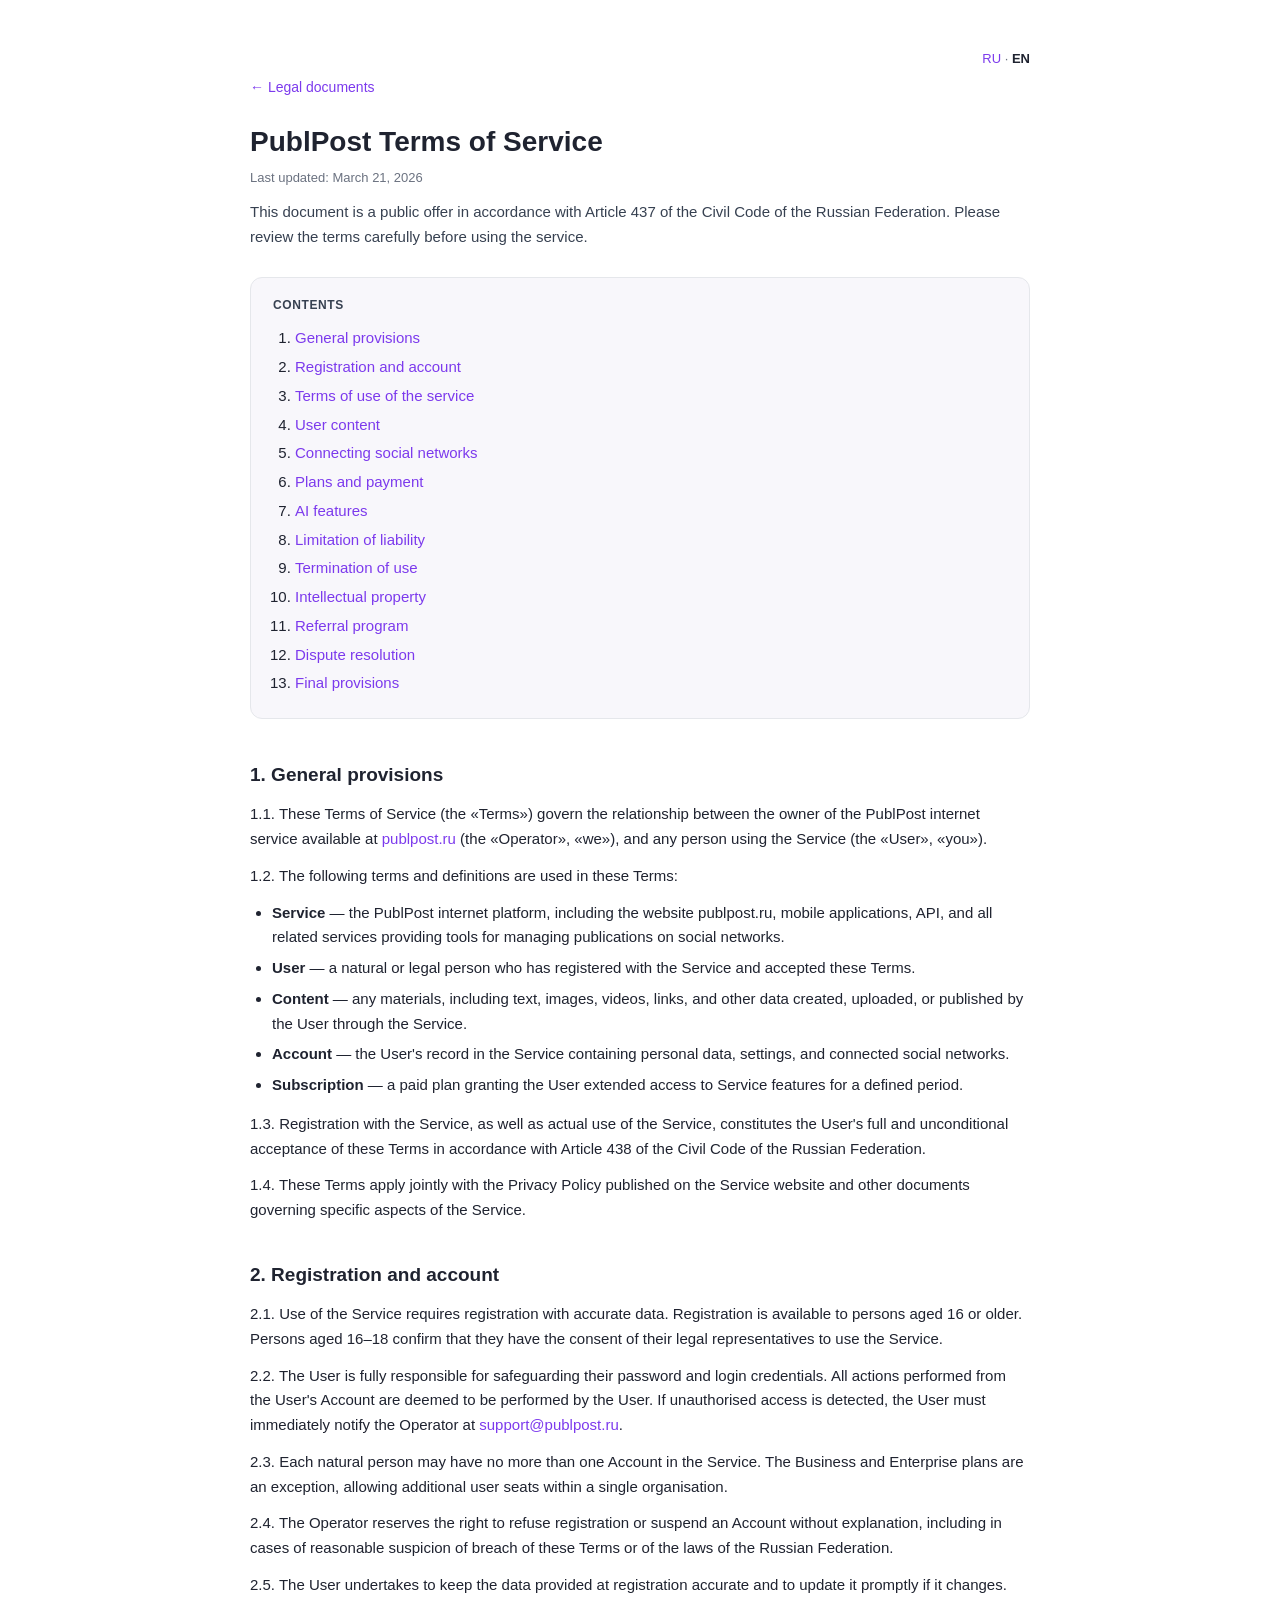
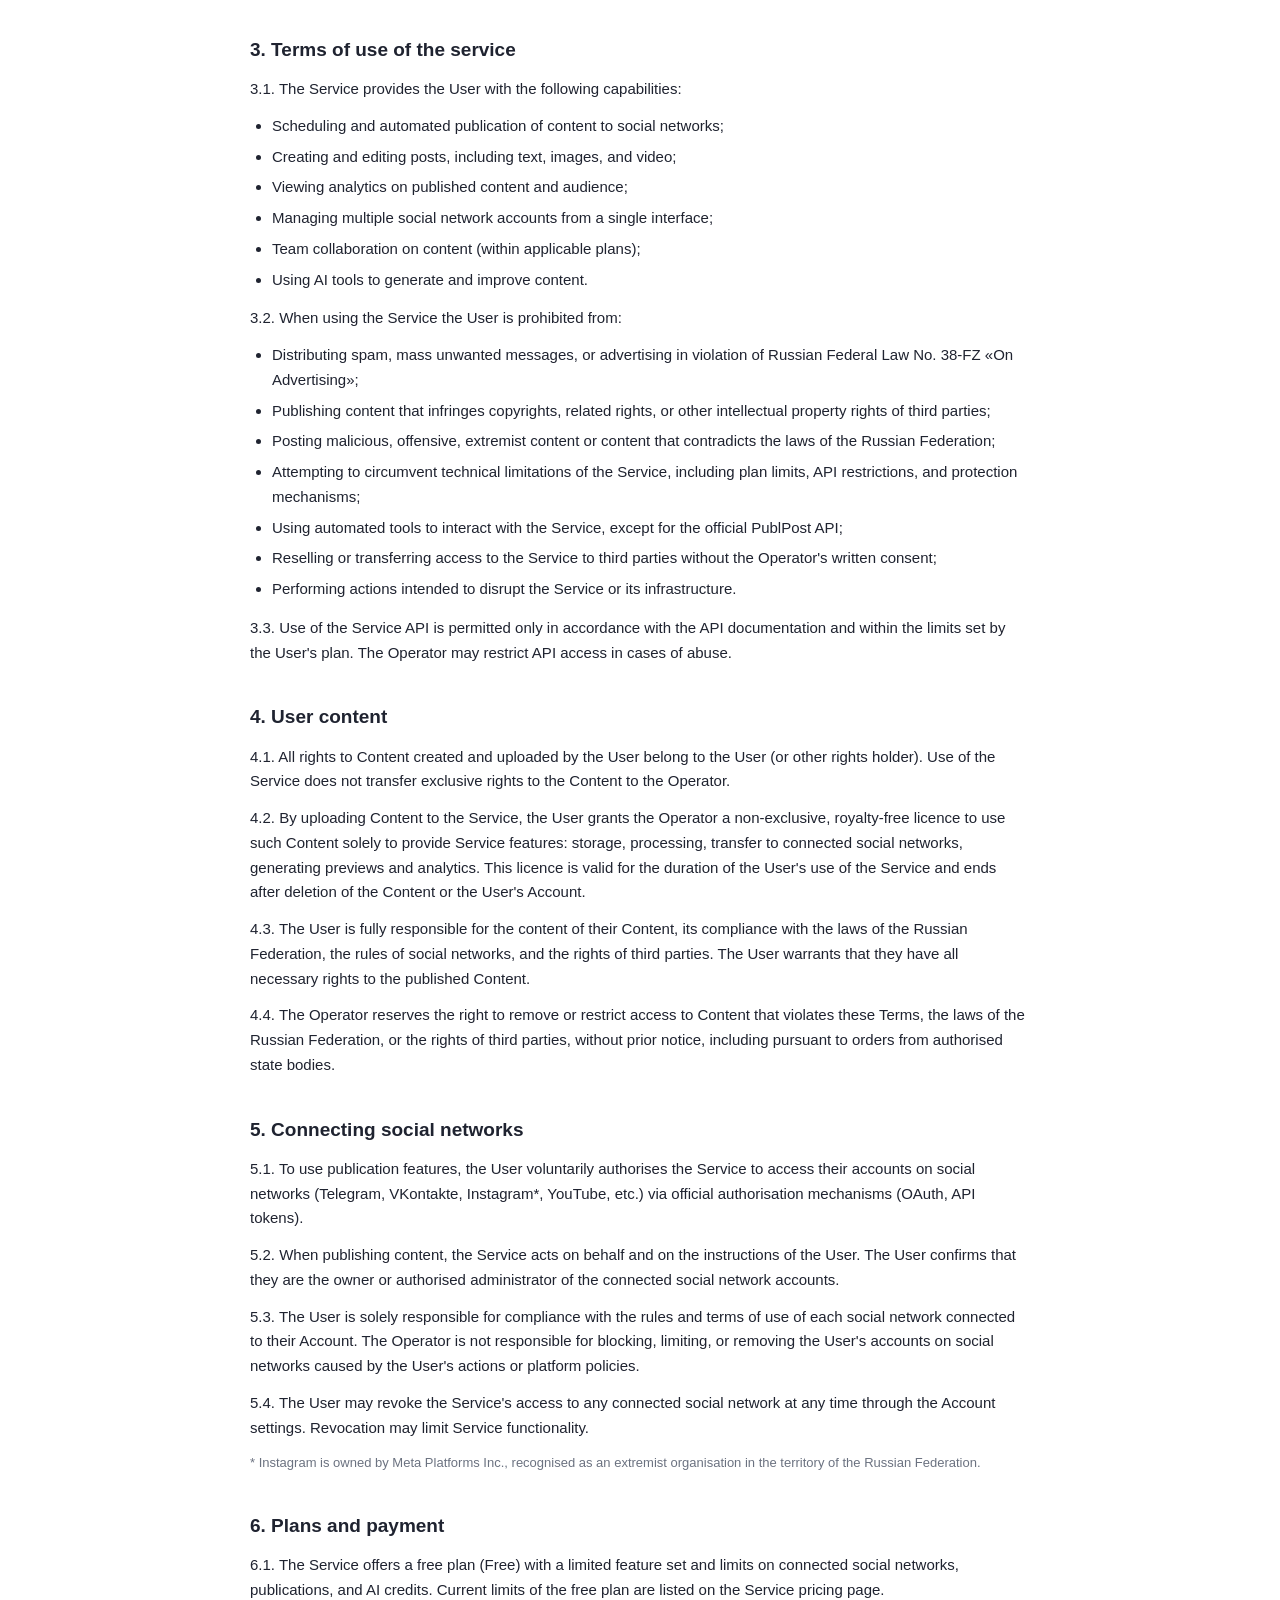
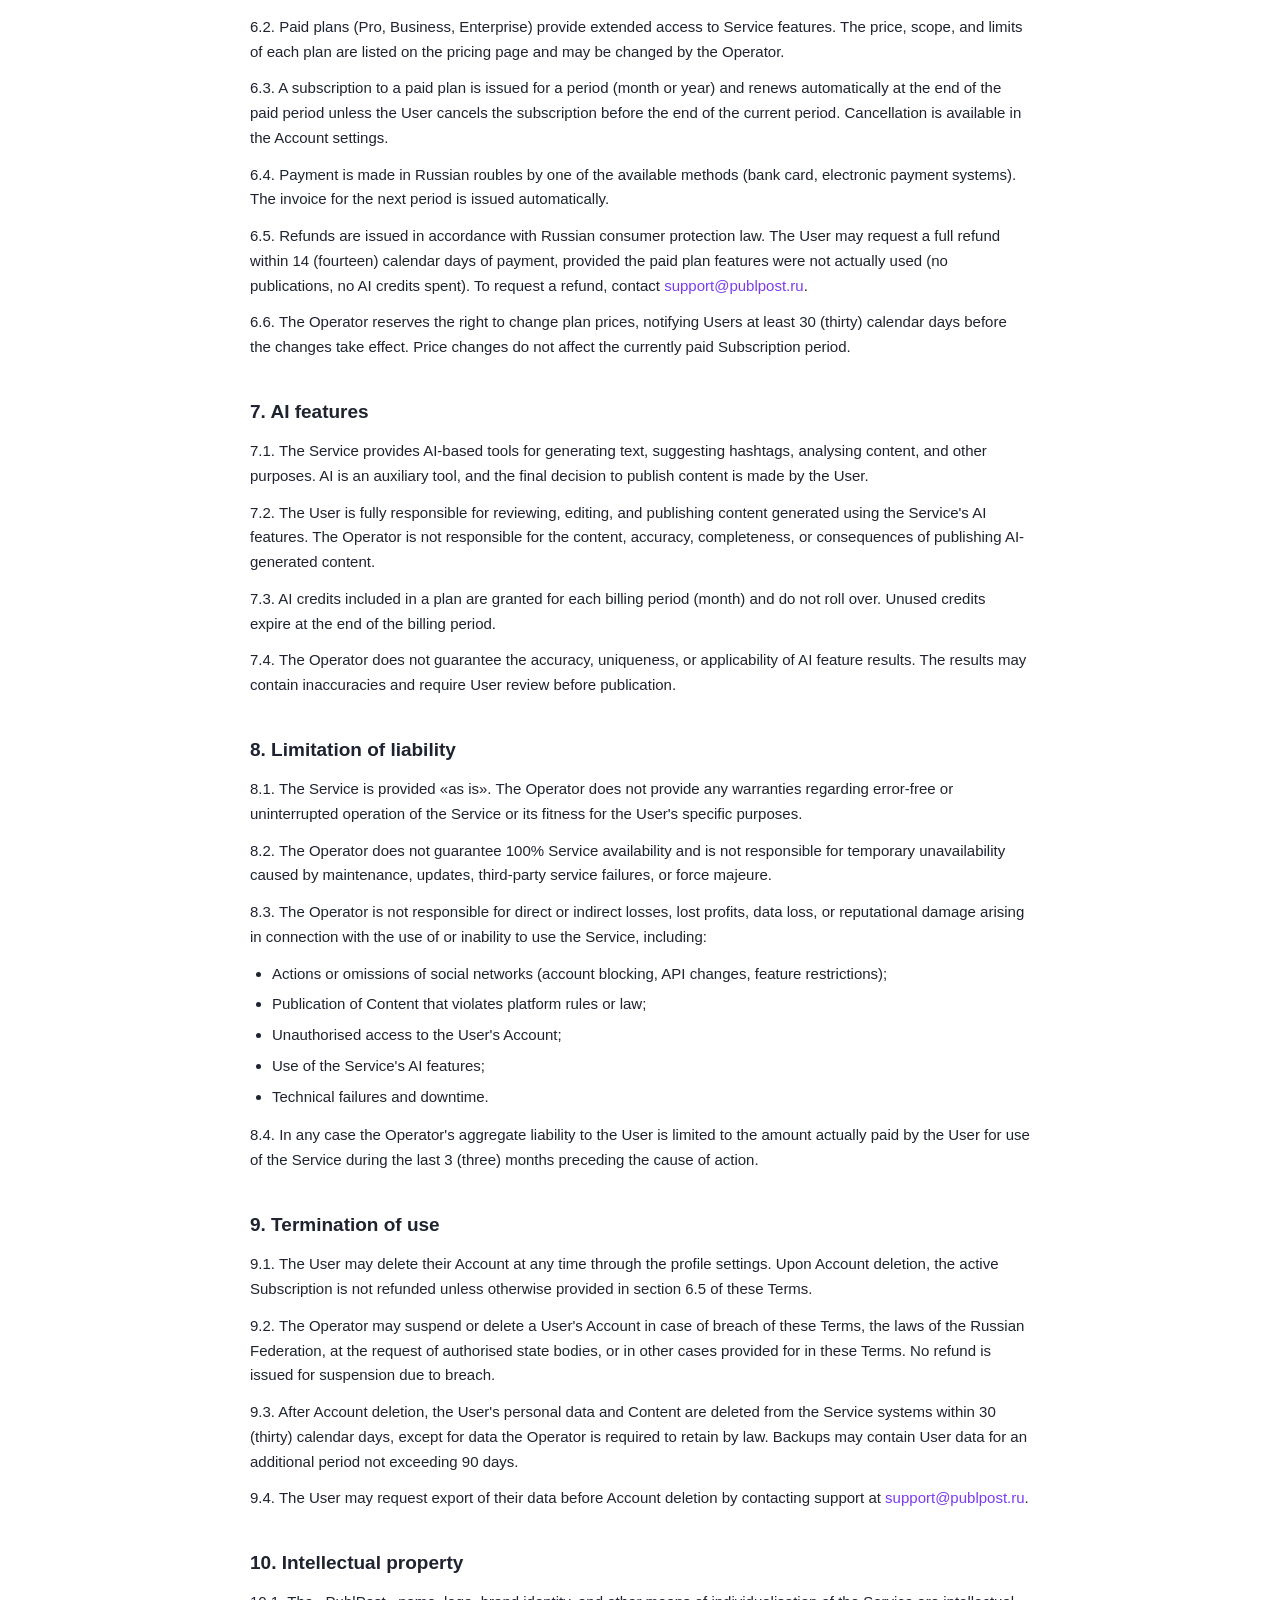
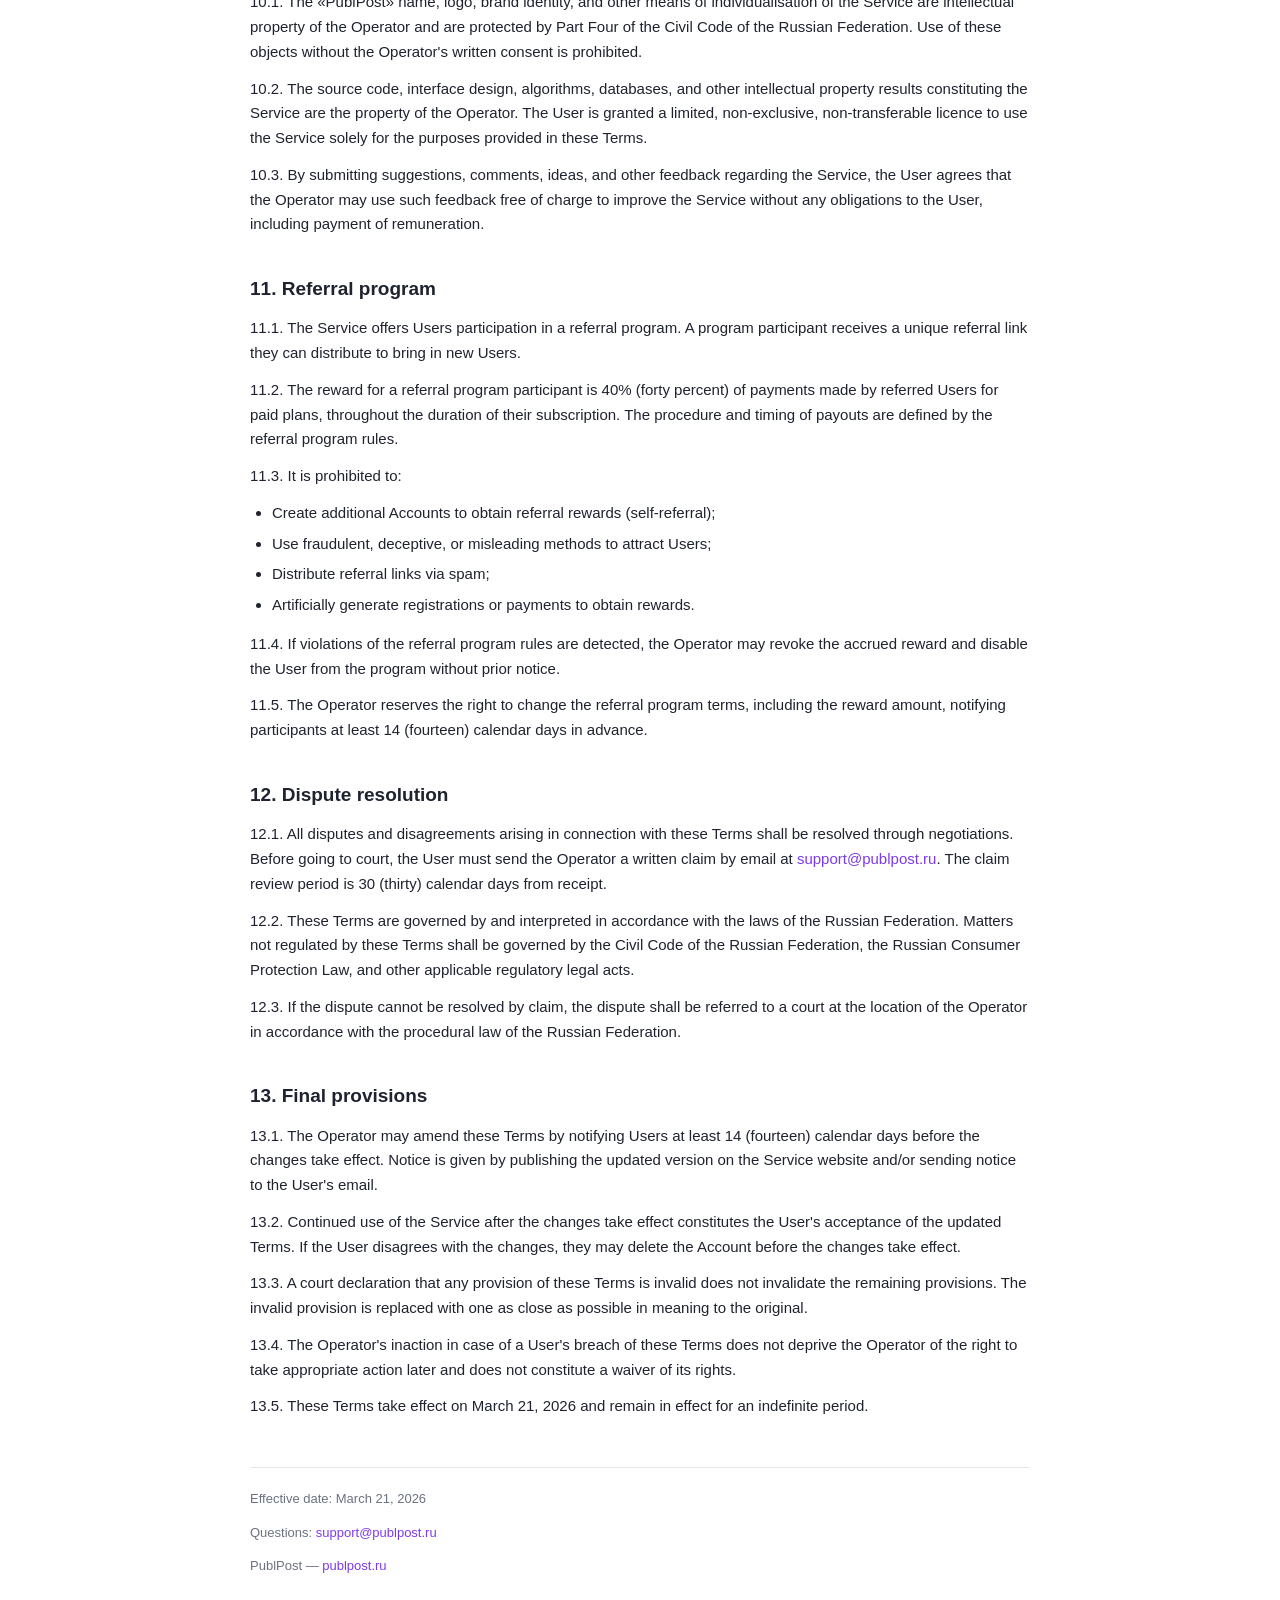
<file: en/terms.html>
<!DOCTYPE html>
<html lang="en">
<head>
  <meta charset="utf-8">
  <meta name="viewport" content="width=device-width, initial-scale=1">
  <title>Terms of Service | PublPost</title>
  <link rel="icon" href="../icon.png" type="image/png">
  <link rel="stylesheet" href="../style.css">
</head>
<body>
  <div class="wrap">
    <div class="langtoggle"><a href="../terms.html">RU</a> · <strong>EN</strong></div>
    <a class="backlink" href="../index.html">← Legal documents</a>
    <header>
      <h1>PublPost Terms of Service</h1>
      <p class="muted">Last updated: March 21, 2026</p>
      <p class="lead">This document is a public offer in accordance with Article 437 of the Civil Code of the Russian Federation. Please review the terms carefully before using the service.</p>
    </header>

    <nav class="toc">
      <h2>Contents</h2>
      <ol>
        <li><a href="#general">General provisions</a></li>
        <li><a href="#registration">Registration and account</a></li>
        <li><a href="#usage">Terms of use of the service</a></li>
        <li><a href="#content">User content</a></li>
        <li><a href="#social">Connecting social networks</a></li>
        <li><a href="#pricing">Plans and payment</a></li>
        <li><a href="#ai">AI features</a></li>
        <li><a href="#liability">Limitation of liability</a></li>
        <li><a href="#termination">Termination of use</a></li>
        <li><a href="#ip">Intellectual property</a></li>
        <li><a href="#referral">Referral program</a></li>
        <li><a href="#disputes">Dispute resolution</a></li>
        <li><a href="#final">Final provisions</a></li>
      </ol>
    </nav>

    <section id="general">
      <h2>1. General provisions</h2>
      <p>1.1. These Terms of Service (the «Terms») govern the relationship between the owner of the PublPost internet service available at <a href="https://publpost.ru">publpost.ru</a> (the «Operator», «we»), and any person using the Service (the «User», «you»).</p>
      <p>1.2. The following terms and definitions are used in these Terms:</p>
      <ul>
        <li><strong>Service</strong> — the PublPost internet platform, including the website publpost.ru, mobile applications, API, and all related services providing tools for managing publications on social networks.</li>
        <li><strong>User</strong> — a natural or legal person who has registered with the Service and accepted these Terms.</li>
        <li><strong>Content</strong> — any materials, including text, images, videos, links, and other data created, uploaded, or published by the User through the Service.</li>
        <li><strong>Account</strong> — the User's record in the Service containing personal data, settings, and connected social networks.</li>
        <li><strong>Subscription</strong> — a paid plan granting the User extended access to Service features for a defined period.</li>
      </ul>
      <p>1.3. Registration with the Service, as well as actual use of the Service, constitutes the User's full and unconditional acceptance of these Terms in accordance with Article 438 of the Civil Code of the Russian Federation.</p>
      <p>1.4. These Terms apply jointly with the Privacy Policy published on the Service website and other documents governing specific aspects of the Service.</p>
    </section>

    <section id="registration">
      <h2>2. Registration and account</h2>
      <p>2.1. Use of the Service requires registration with accurate data. Registration is available to persons aged 16 or older. Persons aged 16–18 confirm that they have the consent of their legal representatives to use the Service.</p>
      <p>2.2. The User is fully responsible for safeguarding their password and login credentials. All actions performed from the User's Account are deemed to be performed by the User. If unauthorised access is detected, the User must immediately notify the Operator at <a href="mailto:support@publpost.ru">support@publpost.ru</a>.</p>
      <p>2.3. Each natural person may have no more than one Account in the Service. The Business and Enterprise plans are an exception, allowing additional user seats within a single organisation.</p>
      <p>2.4. The Operator reserves the right to refuse registration or suspend an Account without explanation, including in cases of reasonable suspicion of breach of these Terms or of the laws of the Russian Federation.</p>
      <p>2.5. The User undertakes to keep the data provided at registration accurate and to update it promptly if it changes.</p>
    </section>

    <section id="usage">
      <h2>3. Terms of use of the service</h2>
      <p>3.1. The Service provides the User with the following capabilities:</p>
      <ul>
        <li>Scheduling and automated publication of content to social networks;</li>
        <li>Creating and editing posts, including text, images, and video;</li>
        <li>Viewing analytics on published content and audience;</li>
        <li>Managing multiple social network accounts from a single interface;</li>
        <li>Team collaboration on content (within applicable plans);</li>
        <li>Using AI tools to generate and improve content.</li>
      </ul>
      <p>3.2. When using the Service the User is prohibited from:</p>
      <ul>
        <li>Distributing spam, mass unwanted messages, or advertising in violation of Russian Federal Law No. 38-FZ «On Advertising»;</li>
        <li>Publishing content that infringes copyrights, related rights, or other intellectual property rights of third parties;</li>
        <li>Posting malicious, offensive, extremist content or content that contradicts the laws of the Russian Federation;</li>
        <li>Attempting to circumvent technical limitations of the Service, including plan limits, API restrictions, and protection mechanisms;</li>
        <li>Using automated tools to interact with the Service, except for the official PublPost API;</li>
        <li>Reselling or transferring access to the Service to third parties without the Operator's written consent;</li>
        <li>Performing actions intended to disrupt the Service or its infrastructure.</li>
      </ul>
      <p>3.3. Use of the Service API is permitted only in accordance with the API documentation and within the limits set by the User's plan. The Operator may restrict API access in cases of abuse.</p>
    </section>

    <section id="content">
      <h2>4. User content</h2>
      <p>4.1. All rights to Content created and uploaded by the User belong to the User (or other rights holder). Use of the Service does not transfer exclusive rights to the Content to the Operator.</p>
      <p>4.2. By uploading Content to the Service, the User grants the Operator a non-exclusive, royalty-free licence to use such Content solely to provide Service features: storage, processing, transfer to connected social networks, generating previews and analytics. This licence is valid for the duration of the User's use of the Service and ends after deletion of the Content or the User's Account.</p>
      <p>4.3. The User is fully responsible for the content of their Content, its compliance with the laws of the Russian Federation, the rules of social networks, and the rights of third parties. The User warrants that they have all necessary rights to the published Content.</p>
      <p>4.4. The Operator reserves the right to remove or restrict access to Content that violates these Terms, the laws of the Russian Federation, or the rights of third parties, without prior notice, including pursuant to orders from authorised state bodies.</p>
    </section>

    <section id="social">
      <h2>5. Connecting social networks</h2>
      <p>5.1. To use publication features, the User voluntarily authorises the Service to access their accounts on social networks (Telegram, VKontakte, Instagram*, YouTube, etc.) via official authorisation mechanisms (OAuth, API tokens).</p>
      <p>5.2. When publishing content, the Service acts on behalf and on the instructions of the User. The User confirms that they are the owner or authorised administrator of the connected social network accounts.</p>
      <p>5.3. The User is solely responsible for compliance with the rules and terms of use of each social network connected to their Account. The Operator is not responsible for blocking, limiting, or removing the User's accounts on social networks caused by the User's actions or platform policies.</p>
      <p>5.4. The User may revoke the Service's access to any connected social network at any time through the Account settings. Revocation may limit Service functionality.</p>
      <p class="muted">* Instagram is owned by Meta Platforms Inc., recognised as an extremist organisation in the territory of the Russian Federation.</p>
    </section>

    <section id="pricing">
      <h2>6. Plans and payment</h2>
      <p>6.1. The Service offers a free plan (Free) with a limited feature set and limits on connected social networks, publications, and AI credits. Current limits of the free plan are listed on the Service pricing page.</p>
      <p>6.2. Paid plans (Pro, Business, Enterprise) provide extended access to Service features. The price, scope, and limits of each plan are listed on the pricing page and may be changed by the Operator.</p>
      <p>6.3. A subscription to a paid plan is issued for a period (month or year) and renews automatically at the end of the paid period unless the User cancels the subscription before the end of the current period. Cancellation is available in the Account settings.</p>
      <p>6.4. Payment is made in Russian roubles by one of the available methods (bank card, electronic payment systems). The invoice for the next period is issued automatically.</p>
      <p>6.5. Refunds are issued in accordance with Russian consumer protection law. The User may request a full refund within 14 (fourteen) calendar days of payment, provided the paid plan features were not actually used (no publications, no AI credits spent). To request a refund, contact <a href="mailto:support@publpost.ru">support@publpost.ru</a>.</p>
      <p>6.6. The Operator reserves the right to change plan prices, notifying Users at least 30 (thirty) calendar days before the changes take effect. Price changes do not affect the currently paid Subscription period.</p>
    </section>

    <section id="ai">
      <h2>7. AI features</h2>
      <p>7.1. The Service provides AI-based tools for generating text, suggesting hashtags, analysing content, and other purposes. AI is an auxiliary tool, and the final decision to publish content is made by the User.</p>
      <p>7.2. The User is fully responsible for reviewing, editing, and publishing content generated using the Service's AI features. The Operator is not responsible for the content, accuracy, completeness, or consequences of publishing AI-generated content.</p>
      <p>7.3. AI credits included in a plan are granted for each billing period (month) and do not roll over. Unused credits expire at the end of the billing period.</p>
      <p>7.4. The Operator does not guarantee the accuracy, uniqueness, or applicability of AI feature results. The results may contain inaccuracies and require User review before publication.</p>
    </section>

    <section id="liability">
      <h2>8. Limitation of liability</h2>
      <p>8.1. The Service is provided «as is». The Operator does not provide any warranties regarding error-free or uninterrupted operation of the Service or its fitness for the User's specific purposes.</p>
      <p>8.2. The Operator does not guarantee 100% Service availability and is not responsible for temporary unavailability caused by maintenance, updates, third-party service failures, or force majeure.</p>
      <p>8.3. The Operator is not responsible for direct or indirect losses, lost profits, data loss, or reputational damage arising in connection with the use of or inability to use the Service, including:</p>
      <ul>
        <li>Actions or omissions of social networks (account blocking, API changes, feature restrictions);</li>
        <li>Publication of Content that violates platform rules or law;</li>
        <li>Unauthorised access to the User's Account;</li>
        <li>Use of the Service's AI features;</li>
        <li>Technical failures and downtime.</li>
      </ul>
      <p>8.4. In any case the Operator's aggregate liability to the User is limited to the amount actually paid by the User for use of the Service during the last 3 (three) months preceding the cause of action.</p>
    </section>

    <section id="termination">
      <h2>9. Termination of use</h2>
      <p>9.1. The User may delete their Account at any time through the profile settings. Upon Account deletion, the active Subscription is not refunded unless otherwise provided in section 6.5 of these Terms.</p>
      <p>9.2. The Operator may suspend or delete a User's Account in case of breach of these Terms, the laws of the Russian Federation, at the request of authorised state bodies, or in other cases provided for in these Terms. No refund is issued for suspension due to breach.</p>
      <p>9.3. After Account deletion, the User's personal data and Content are deleted from the Service systems within 30 (thirty) calendar days, except for data the Operator is required to retain by law. Backups may contain User data for an additional period not exceeding 90 days.</p>
      <p>9.4. The User may request export of their data before Account deletion by contacting support at <a href="mailto:support@publpost.ru">support@publpost.ru</a>.</p>
    </section>

    <section id="ip">
      <h2>10. Intellectual property</h2>
      <p>10.1. The «PublPost» name, logo, brand identity, and other means of individualisation of the Service are intellectual property of the Operator and are protected by Part Four of the Civil Code of the Russian Federation. Use of these objects without the Operator's written consent is prohibited.</p>
      <p>10.2. The source code, interface design, algorithms, databases, and other intellectual property results constituting the Service are the property of the Operator. The User is granted a limited, non-exclusive, non-transferable licence to use the Service solely for the purposes provided in these Terms.</p>
      <p>10.3. By submitting suggestions, comments, ideas, and other feedback regarding the Service, the User agrees that the Operator may use such feedback free of charge to improve the Service without any obligations to the User, including payment of remuneration.</p>
    </section>

    <section id="referral">
      <h2>11. Referral program</h2>
      <p>11.1. The Service offers Users participation in a referral program. A program participant receives a unique referral link they can distribute to bring in new Users.</p>
      <p>11.2. The reward for a referral program participant is 40% (forty percent) of payments made by referred Users for paid plans, throughout the duration of their subscription. The procedure and timing of payouts are defined by the referral program rules.</p>
      <p>11.3. It is prohibited to:</p>
      <ul>
        <li>Create additional Accounts to obtain referral rewards (self-referral);</li>
        <li>Use fraudulent, deceptive, or misleading methods to attract Users;</li>
        <li>Distribute referral links via spam;</li>
        <li>Artificially generate registrations or payments to obtain rewards.</li>
      </ul>
      <p>11.4. If violations of the referral program rules are detected, the Operator may revoke the accrued reward and disable the User from the program without prior notice.</p>
      <p>11.5. The Operator reserves the right to change the referral program terms, including the reward amount, notifying participants at least 14 (fourteen) calendar days in advance.</p>
    </section>

    <section id="disputes">
      <h2>12. Dispute resolution</h2>
      <p>12.1. All disputes and disagreements arising in connection with these Terms shall be resolved through negotiations. Before going to court, the User must send the Operator a written claim by email at <a href="mailto:support@publpost.ru">support@publpost.ru</a>. The claim review period is 30 (thirty) calendar days from receipt.</p>
      <p>12.2. These Terms are governed by and interpreted in accordance with the laws of the Russian Federation. Matters not regulated by these Terms shall be governed by the Civil Code of the Russian Federation, the Russian Consumer Protection Law, and other applicable regulatory legal acts.</p>
      <p>12.3. If the dispute cannot be resolved by claim, the dispute shall be referred to a court at the location of the Operator in accordance with the procedural law of the Russian Federation.</p>
    </section>

    <section id="final">
      <h2>13. Final provisions</h2>
      <p>13.1. The Operator may amend these Terms by notifying Users at least 14 (fourteen) calendar days before the changes take effect. Notice is given by publishing the updated version on the Service website and/or sending notice to the User's email.</p>
      <p>13.2. Continued use of the Service after the changes take effect constitutes the User's acceptance of the updated Terms. If the User disagrees with the changes, they may delete the Account before the changes take effect.</p>
      <p>13.3. A court declaration that any provision of these Terms is invalid does not invalidate the remaining provisions. The invalid provision is replaced with one as close as possible in meaning to the original.</p>
      <p>13.4. The Operator's inaction in case of a User's breach of these Terms does not deprive the Operator of the right to take appropriate action later and does not constitute a waiver of its rights.</p>
      <p>13.5. These Terms take effect on March 21, 2026 and remain in effect for an indefinite period.</p>
    </section>

    <footer>
      <p>Effective date: March 21, 2026</p>
      <p>Questions: <a href="mailto:support@publpost.ru">support@publpost.ru</a></p>
      <p>PublPost — <a href="https://publpost.ru">publpost.ru</a></p>
    </footer>
  </div>
</body>
</html>
</file>
<file: style.css>
/* PublPost legal pages — standalone static mirror for Meta reachability */
:root {
  --accent: #7c3aed;
  --text: #1f2330;
  --muted: #6b7280;
  --border: #e5e7eb;
  --bg-box: #f8f7fb;
}
* { box-sizing: border-box; }
body {
  margin: 0;
  background: #ffffff;
  color: var(--text);
  font-family: -apple-system, BlinkMacSystemFont, "Segoe UI", Roboto, Helvetica, Arial, sans-serif;
  line-height: 1.65;
  font-size: 15px;
}
.wrap { max-width: 820px; margin: 0 auto; padding: 48px 20px 80px; }
h1 { font-size: 28px; line-height: 1.25; margin: 0 0 8px; }
h2 { font-size: 19px; margin: 36px 0 12px; }
h3 { font-size: 15px; margin: 18px 0 8px; }
p { margin: 0 0 12px; }
a { color: var(--accent); text-decoration: none; }
a:hover { text-decoration: underline; }
.muted { color: var(--muted); font-size: 13px; }
.lead { color: #374151; margin-top: 12px; }
ul, ol { margin: 0 0 14px; padding-left: 22px; }
li { margin-bottom: 6px; }
code {
  font-family: ui-monospace, SFMono-Regular, Menlo, Consolas, monospace;
  font-size: 13px; background: var(--bg-box); padding: 1px 5px; border-radius: 4px;
}
.toc {
  border: 1px solid var(--border); background: var(--bg-box);
  border-radius: 12px; padding: 18px 22px; margin: 28px 0 40px;
}
.toc h2 { font-size: 12px; text-transform: uppercase; letter-spacing: .05em; margin: 0 0 10px; color: #374151; }
.toc ol { margin: 0; }
.toc li { margin-bottom: 4px; }
section { margin-bottom: 32px; }
table { width: 100%; border-collapse: collapse; margin: 12px 0; font-size: 14px; }
th, td { text-align: left; padding: 8px 12px 8px 0; border-bottom: 1px solid var(--border); vertical-align: top; }
th { font-weight: 600; }
.box { border: 1px solid var(--border); background: var(--bg-box); border-radius: 10px; padding: 16px 18px; }
footer { margin-top: 48px; padding-top: 20px; border-top: 1px solid var(--border); color: var(--muted); font-size: 13px; }
.backlink { display: inline-block; margin-bottom: 24px; font-size: 14px; }
.langtoggle { text-align: right; font-size: 13px; color: var(--muted); margin-bottom: 6px; }
.langtoggle a { color: var(--accent); }
.langtoggle strong { color: var(--text); font-weight: 600; }
.nolist { list-style: none; padding: 0; margin: 0; }
table.kv td:first-child { font-weight: 600; width: 200px; }
.mt { margin-top: 14px; }
@media print { body { font-size: 12px; } .toc { background: #fff; } }
</file>
